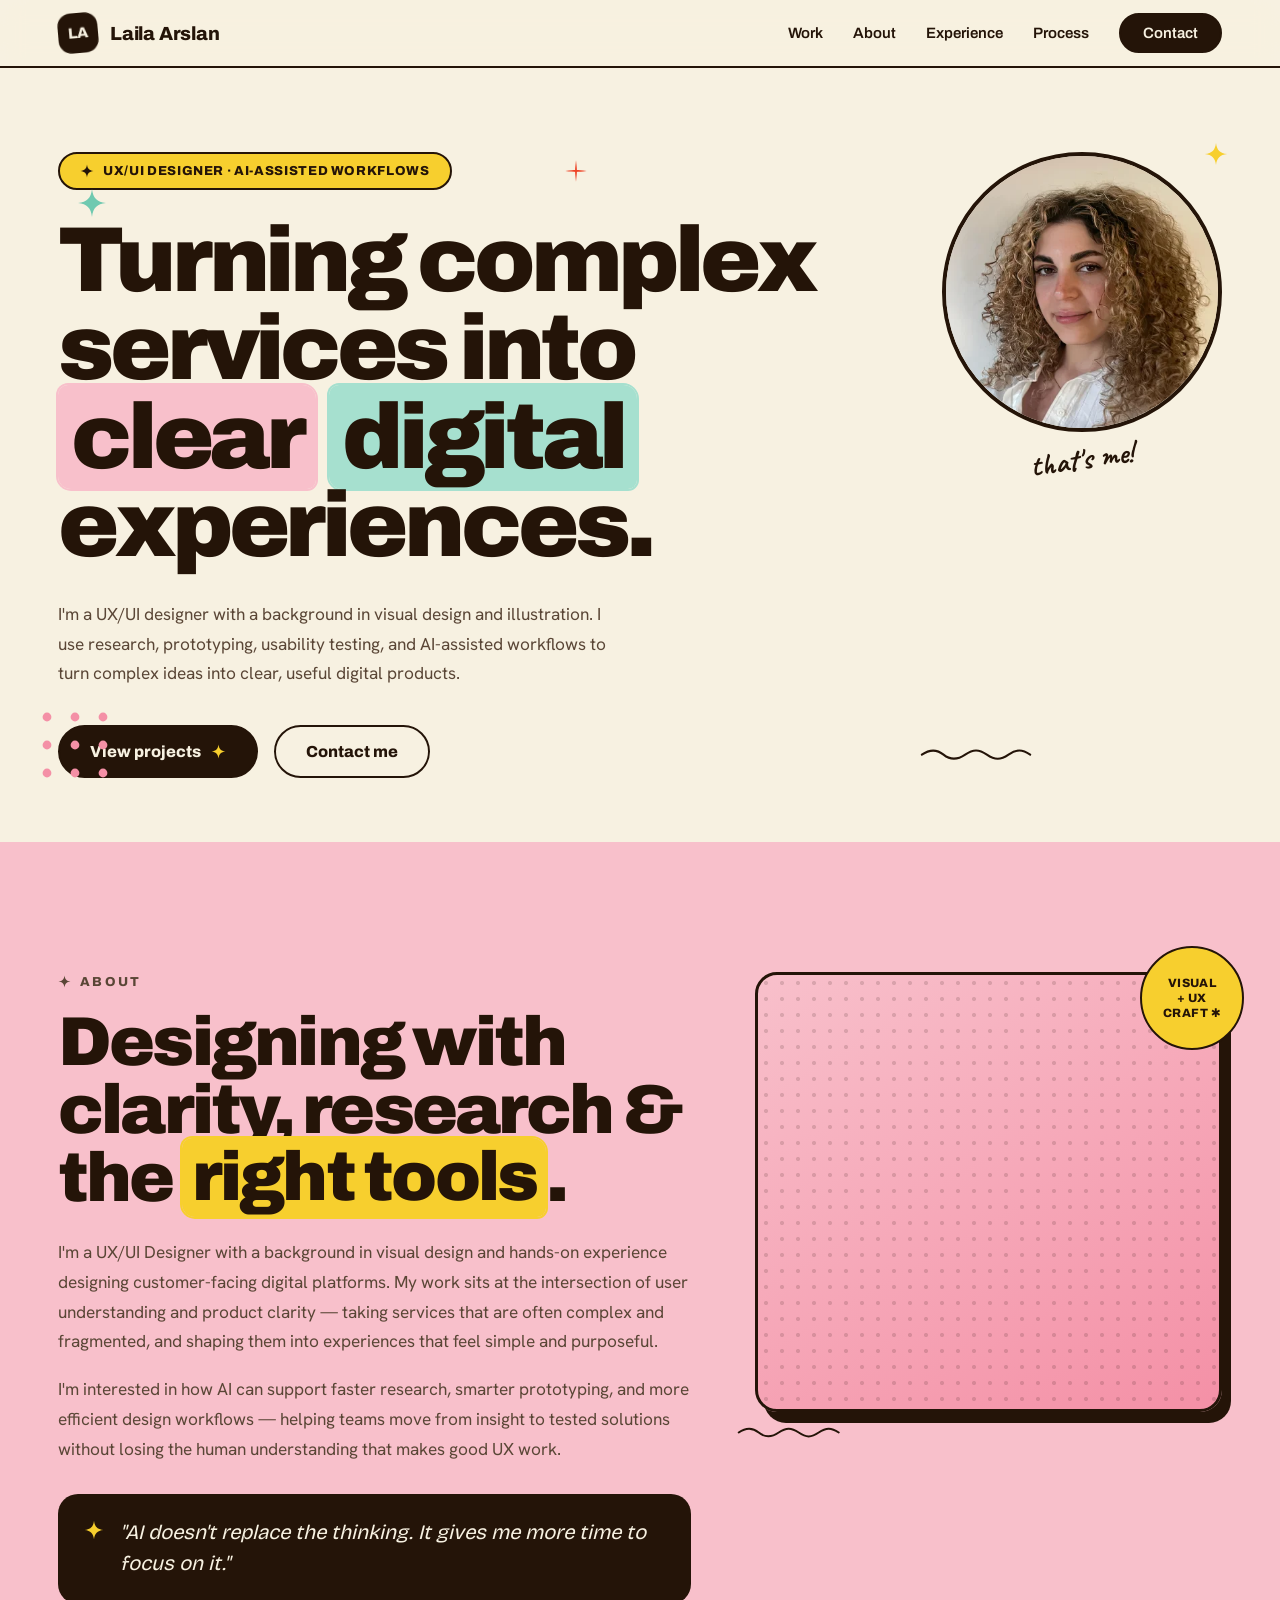
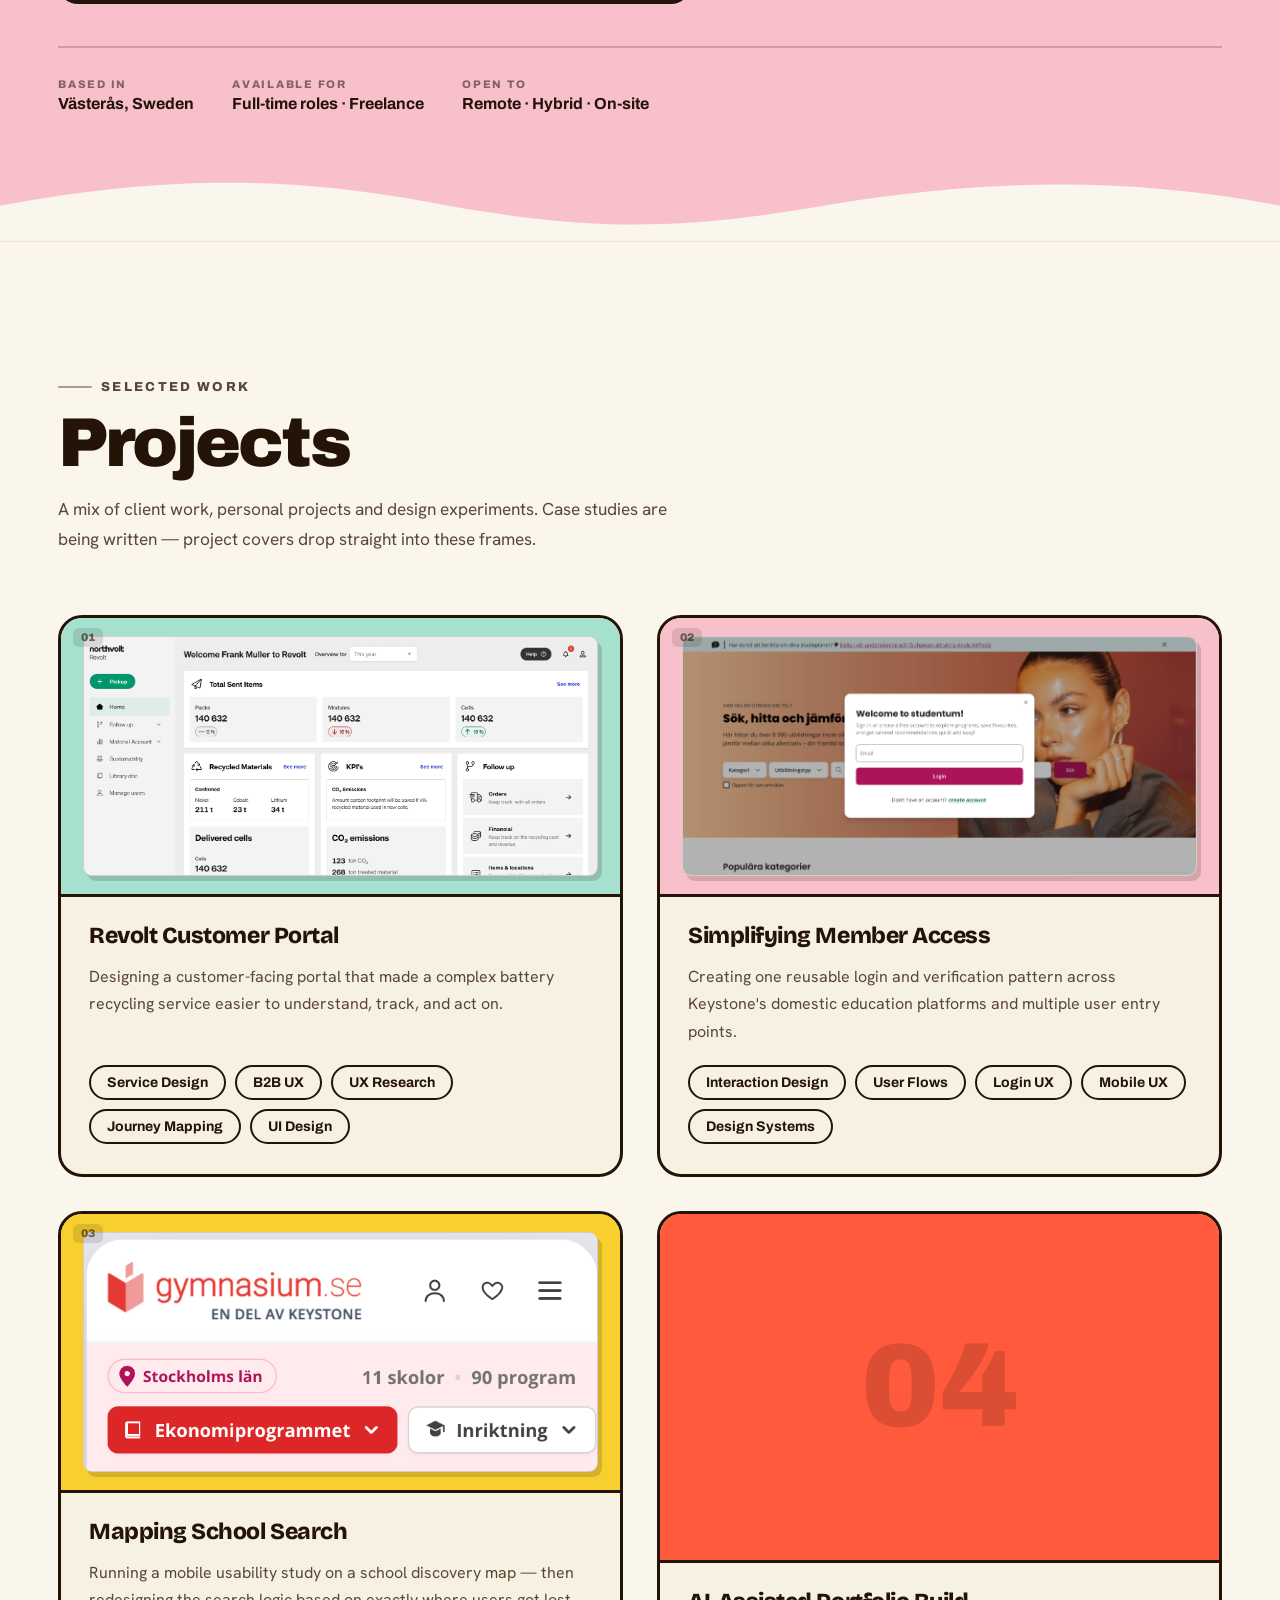
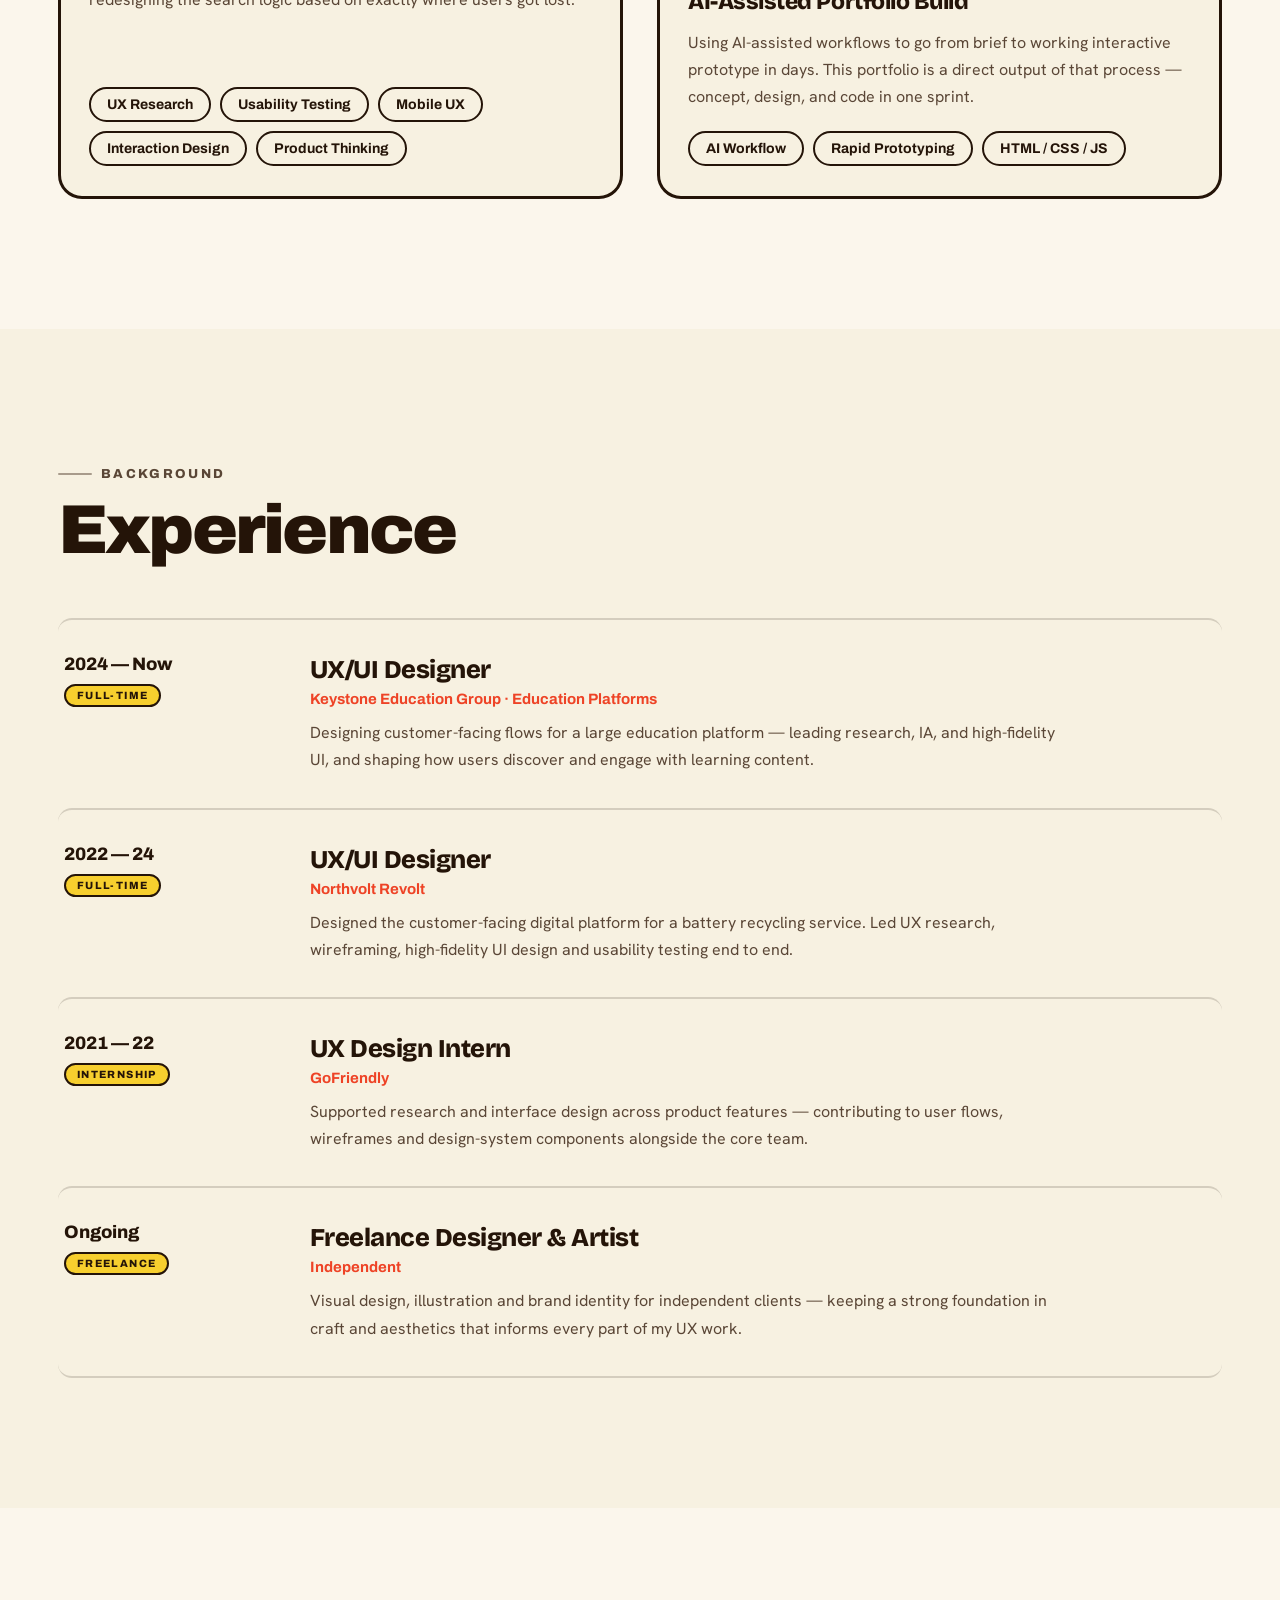
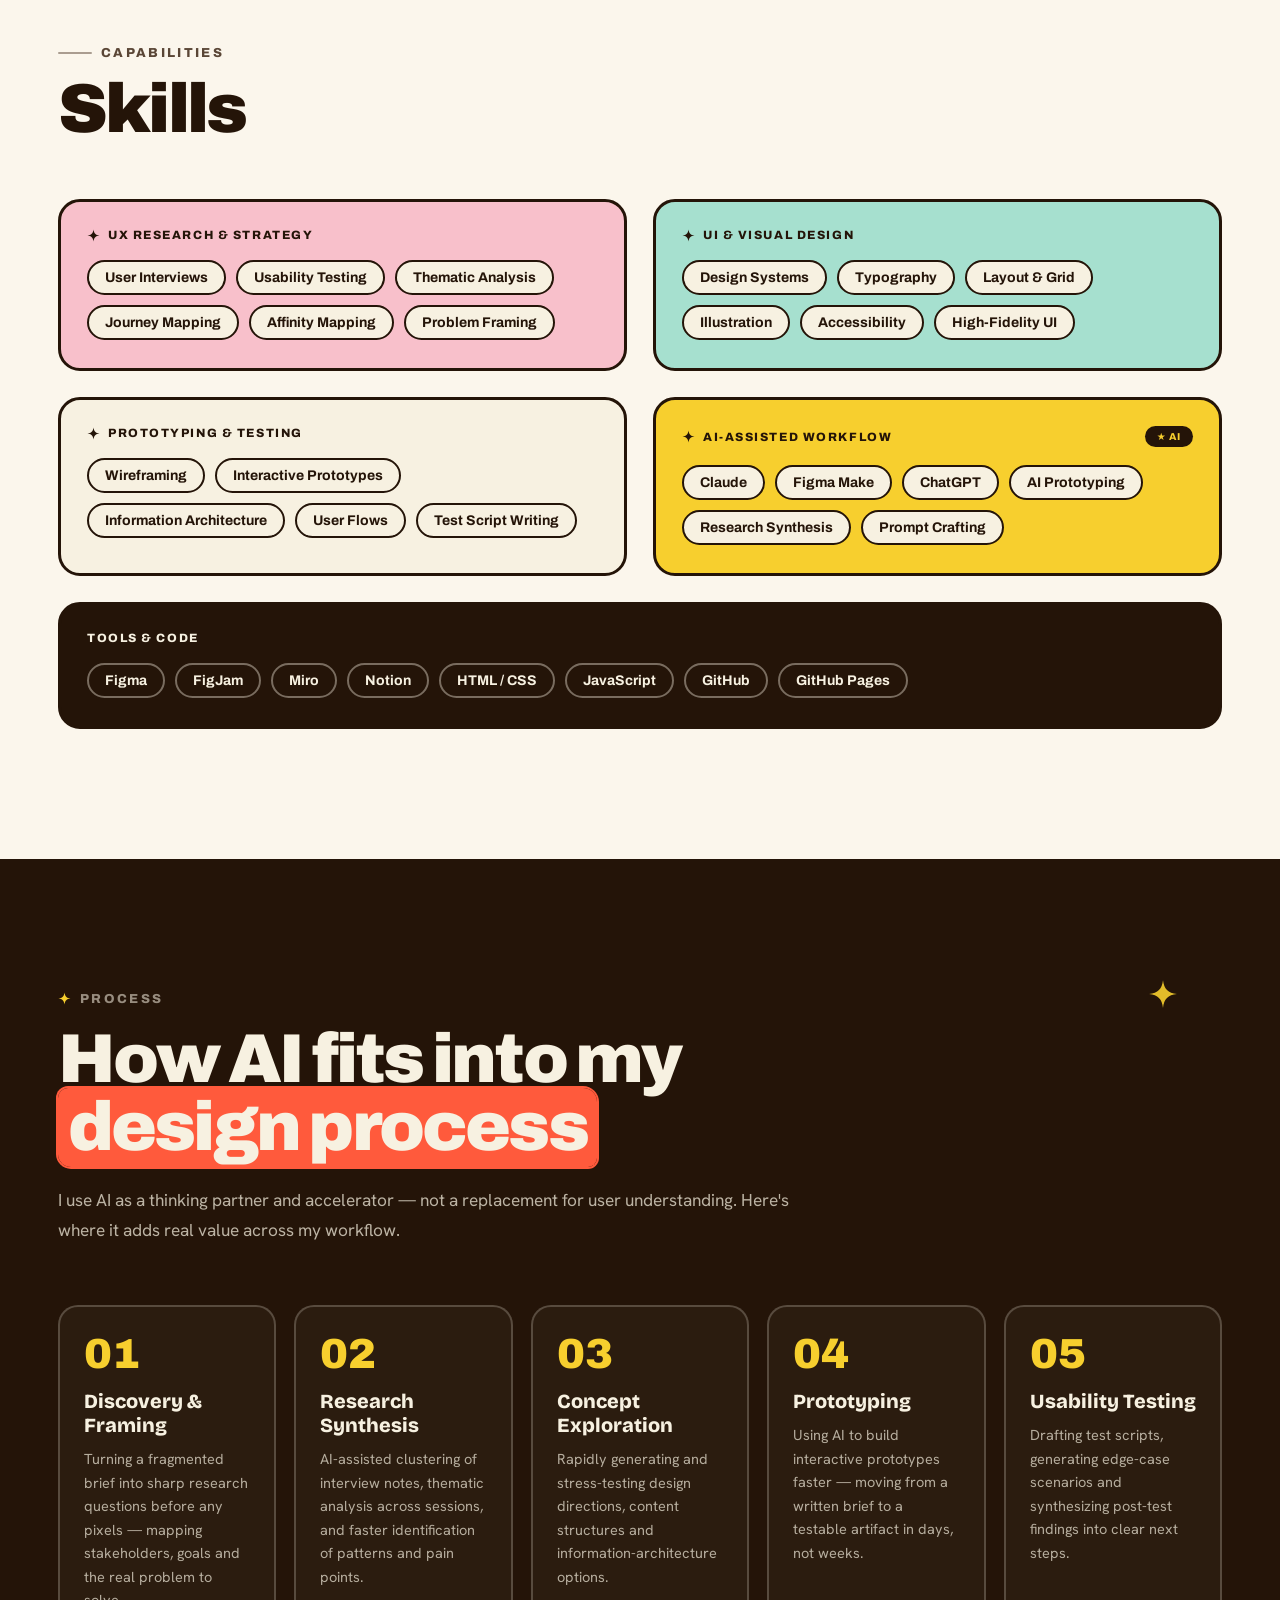
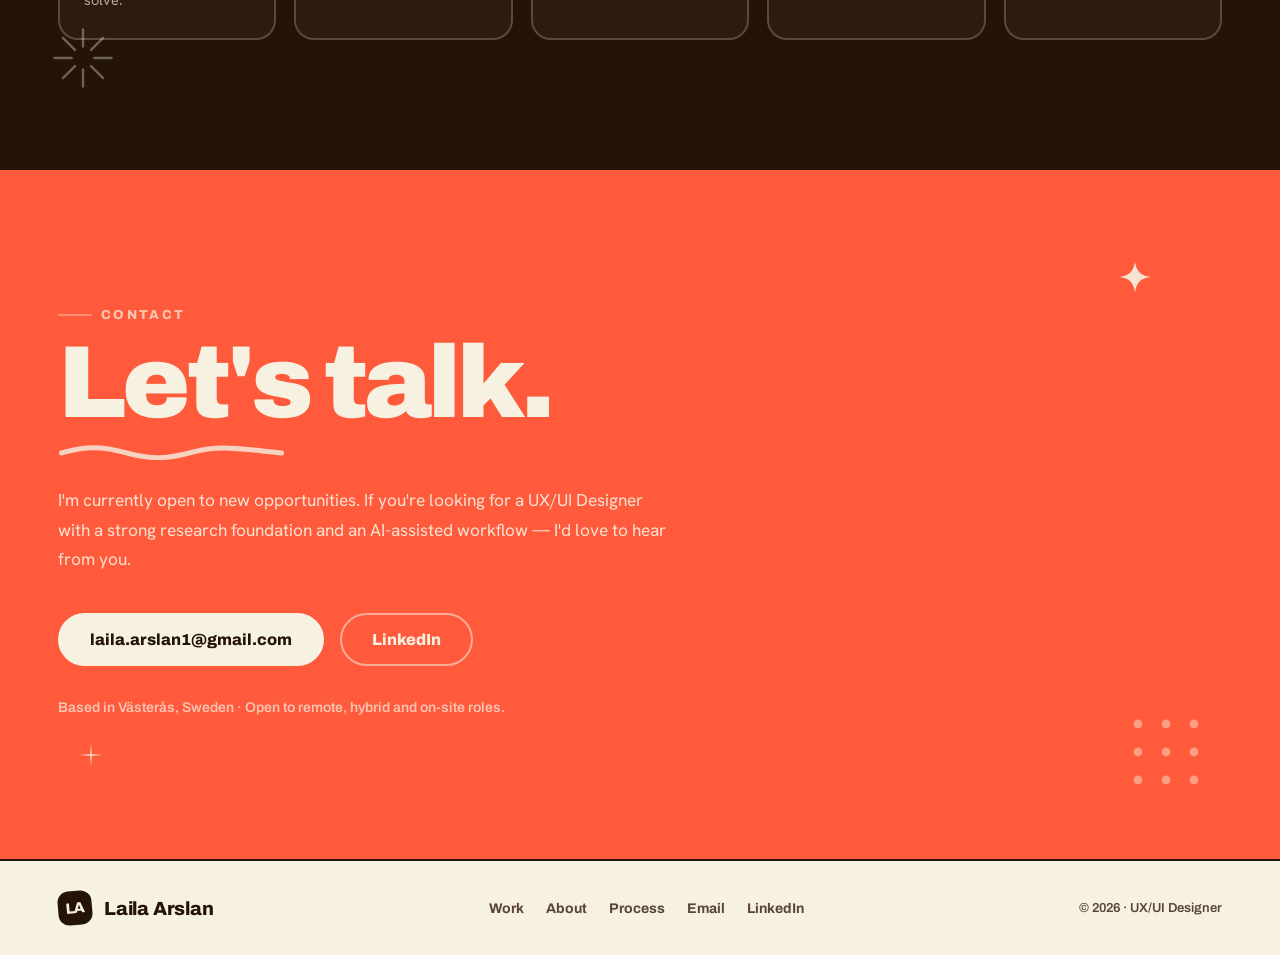
<file: index.html>
<!DOCTYPE html>
<html lang="en">
<head>
<meta charset="UTF-8"/>
<meta name="viewport" content="width=device-width, initial-scale=1.0"/>
<title>Laila Arslan — UX/UI Designer</title>
<meta name="description" content="Laila Arslan — UX/UI Designer with a visual-design and illustration background, turning complex services into clear digital experiences. AI-assisted workflows."/>

<!-- Favicon (inline SVG — the LA monogram) -->
<link rel="icon" href="data:image/svg+xml,%3Csvg xmlns='http://www.w3.org/2000/svg' viewBox='0 0 64 64'%3E%3Crect width='64' height='64' rx='16' fill='%23241408'/%3E%3Ctext x='32' y='43' font-family='Archivo,Arial,sans-serif' font-size='27' font-weight='800' fill='%23F7F1E1' text-anchor='middle'%3ELA%3C/text%3E%3C/svg%3E"/>

<!-- Open Graph / social share -->
<!-- NOTE: og:image should be an ABSOLUTE url for LinkedIn/Twitter to show the preview.
     After deploying, change the two image lines below to e.g.
     https://YOURUSERNAME.github.io/REPO/images/og-image.png -->
<meta property="og:type" content="website"/>
<meta property="og:title" content="Laila Arslan — UX/UI Designer"/>
<meta property="og:description" content="UX/UI Designer turning complex services into clear digital experiences, with an AI-assisted workflow."/>
<meta property="og:image" content="images/og-image.png"/>
<meta property="og:image:width" content="1200"/>
<meta property="og:image:height" content="630"/>
<meta name="twitter:card" content="summary_large_image"/>
<meta name="twitter:title" content="Laila Arslan — UX/UI Designer"/>
<meta name="twitter:description" content="UX/UI Designer turning complex services into clear digital experiences, with an AI-assisted workflow."/>
<meta name="twitter:image" content="images/og-image.png"/>

<link rel="preconnect" href="https://fonts.googleapis.com"/>
<link rel="preconnect" href="https://fonts.gstatic.com" crossorigin/>
<link href="https://fonts.googleapis.com/css2?family=Bricolage+Grotesque:opsz,wght@12..96,400..800&family=Archivo:wght@400;600;700;800;900&family=Hanken+Grotesk:wght@400;500;600;700&family=Caveat:wght@600;700&display=swap" rel="stylesheet"/>
<link rel="stylesheet" href="styles.css"/>
</head>
<body>

<!-- ============================ NAV ============================ -->
<nav class="site-nav">
  <div class="nav-inner">
    <a class="logo" href="#top">
      <span class="logo-mark">LA</span>
      <span>Laila Arslan</span>
    </a>
    <button class="nav-toggle" type="button" aria-label="Toggle menu" aria-expanded="false" aria-controls="nav-links">
      <span></span><span></span><span></span>
    </button>
    <div class="nav-links" id="nav-links">
      <a href="#work">Work</a>
      <a href="#about">About</a>
      <a href="#experience">Experience</a>
      <a href="#process">Process</a>
      <a href="#contact" class="nav-cta">Contact</a>
    </div>
  </div>
</nav>

<main>

<!-- ============================ HERO ============================ -->
<header class="hero" id="top">
  <svg class="doodle float-a" style="left:6%;top:120px" width="30" height="30" viewBox="0 0 40 40" fill="none" aria-hidden="true"><path d="M20 1.5c1.4 11.8 6.7 17.1 18.5 18.5C26.7 21.4 21.4 26.7 20 38.5 18.6 26.7 13.3 21.4 1.5 20 13.3 18.6 18.6 13.3 20 1.5Z" fill="var(--mint-deep)"/></svg>
  <svg class="doodle float-b" style="left:44%;top:90px" width="26" height="26" viewBox="0 0 28 28" fill="none" aria-hidden="true"><path d="M14 2.5C13.4 8 13 11 13 14s.4 6 1 11.5c.6-5.5 1-8.5 1-11.5s-.4-6-1-11.5Z" fill="var(--orange-deep)"/><path d="M2.5 14C8 13.4 11 13 14 13s6 .4 11.5 1C20 14.6 17 15 14 15s-6-.4-11.5-1Z" fill="var(--orange-deep)"/></svg>
  <svg class="doodle" style="left:3%;bottom:60px" width="74" height="74" viewBox="0 0 74 74" fill="var(--pink-deep)" aria-hidden="true"><circle cx="9" cy="9" r="4.4"/><circle cx="37" cy="9" r="4.4"/><circle cx="65" cy="9" r="4.4"/><circle cx="9" cy="37" r="4.4"/><circle cx="37" cy="37" r="4.4"/><circle cx="65" cy="37" r="4.4"/><circle cx="9" cy="65" r="4.4"/><circle cx="37" cy="65" r="4.4"/><circle cx="65" cy="65" r="4.4"/></svg>
  <svg class="doodle float-c" style="right:18%;bottom:80px" width="130" height="16" viewBox="0 0 210 22" fill="none" stroke="var(--ink)" stroke-width="3.4" stroke-linecap="round" aria-hidden="true"><path d="M3 12C16 3 27 3 38 12s22 9 35 0 22-9 35 0 22 9 35 0 22-9 35 0"/></svg>
  <div class="wrap">
    <div class="hero-grid">
      <div class="hero-main">
        <span class="badge"><svg width="14" height="14" viewBox="0 0 40 40" fill="none" aria-hidden="true"><path d="M20 1.5c1.4 11.8 6.7 17.1 18.5 18.5C26.7 21.4 21.4 26.7 20 38.5 18.6 26.7 13.3 21.4 1.5 20 13.3 18.6 18.6 13.3 20 1.5Z" fill="var(--ink)"/></svg><span class="badge-full">UX/UI Designer · AI-assisted workflows</span><span class="badge-short">UX/UI Designer · AI Workflows</span></span>
        <h1 class="h-hero">
          Turning complex services into
          <span class="mark mark-pink"><span>clear</span></span>
          <span class="mark mark-mint"><span>digital</span></span> experiences.
        </h1>
        <p class="lead" style="max-width:560px;margin-top:30px">
          I'm a UX/UI designer with a background in visual design and illustration. I use research, prototyping, usability testing, and AI-assisted workflows to turn complex ideas into clear, useful digital products.
        </p>
        <div class="hero-actions">
          <a class="btn btn-dark" href="#work">View projects <svg width="15" height="15" viewBox="0 0 40 40" fill="none" aria-hidden="true"><path d="M20 1.5c1.4 11.8 6.7 17.1 18.5 18.5C26.7 21.4 21.4 26.7 20 38.5 18.6 26.7 13.3 21.4 1.5 20 13.3 18.6 18.6 13.3 20 1.5Z" fill="var(--yellow)"/></svg></a>
          <a class="btn btn-outline" href="#contact">Contact me</a>
        </div>
      </div>
      <div class="hero-photo">
        <img class="photo-img" src="images/hero-portrait.webp" alt="Portrait of Laila Arslan"/>
        <span class="hand-note" style="position:absolute;left:50%;bottom:-42px;transform:translateX(-50%) rotate(-8deg);white-space:nowrap">that's me!</span>
        <svg class="doodle float-b" style="right:-6px;top:-10px" width="24" height="24" viewBox="0 0 40 40" fill="none" aria-hidden="true"><path d="M20 1.5c1.4 11.8 6.7 17.1 18.5 18.5C26.7 21.4 21.4 26.7 20 38.5 18.6 26.7 13.3 21.4 1.5 20 13.3 18.6 18.6 13.3 20 1.5Z" fill="var(--yellow)"/></svg>
      </div>
    </div>
  </div>
</header>

<!-- ========================== ABOUT ========================== -->
<section class="section about" id="about">
  <svg class="doodle float-a" style="right:8%;top:120px" width="26" height="26" viewBox="0 0 40 40" fill="none" aria-hidden="true"><path d="M20 1.5c1.4 11.8 6.7 17.1 18.5 18.5C26.7 21.4 21.4 26.7 20 38.5 18.6 26.7 13.3 21.4 1.5 20 13.3 18.6 18.6 13.3 20 1.5Z" fill="var(--ink)"/></svg>
  <div class="wrap">
    <div class="about-grid">
      <div class="reveal">
        <span class="kicker"><svg width="13" height="13" viewBox="0 0 40 40" fill="none" aria-hidden="true"><path d="M20 1.5c1.4 11.8 6.7 17.1 18.5 18.5C26.7 21.4 21.4 26.7 20 38.5 18.6 26.7 13.3 21.4 1.5 20 13.3 18.6 18.6 13.3 20 1.5Z" fill="var(--ink-soft)"/></svg> About</span>
        <h2 class="h-sec" style="margin-top:16px;max-width:16ch">
          Designing with clarity, research &amp; the
          <span class="mark"><span>right tools</span></span>.
        </h2>
        <p class="lead" style="margin-top:26px">
          I'm a UX/UI Designer with a background in visual design and hands-on experience
          designing customer-facing digital platforms. My work sits at the intersection of
          user understanding and product clarity — taking services that are often complex and
          fragmented, and shaping them into experiences that feel simple and purposeful.
        </p>
        <p class="lead" style="margin-top:18px">
          I'm interested in how AI can support faster research, smarter prototyping, and more
          efficient design workflows — helping teams move from insight to tested solutions
          without losing the human understanding that makes good UX work.
        </p>
        <div class="callout">
          <svg style="flex-shrink:0;margin-top:2px" width="20" height="20" viewBox="0 0 40 40" fill="none" aria-hidden="true"><path d="M20 1.5c1.4 11.8 6.7 17.1 18.5 18.5C26.7 21.4 21.4 26.7 20 38.5 18.6 26.7 13.3 21.4 1.5 20 13.3 18.6 18.6 13.3 20 1.5Z" fill="var(--yellow)"/></svg>
          <p>"AI doesn't replace the thinking. It gives me more time to focus on it."</p>
        </div>
      </div>
      <div class="about-portrait reveal reveal-d2">
        <!-- To use a real photo, replace this <div class="photo-ph"> with:
             <img class="photo-img" src="images/about.jpg" alt="Laila Arslan"/> -->
        <div class="photo-ph"></div>
        <div class="spin-badge spin-slow" style="position:absolute;width:104px;height:104px;right:-22px;top:-26px;z-index:4">
          <span class="sb-in">Visual<br/>+ UX<br/>craft ✱</span>
        </div>
        <svg class="doodle float-c" style="left:-18px;bottom:-28px" width="120" height="16" viewBox="0 0 210 22" fill="none" stroke="var(--ink)" stroke-width="3.4" stroke-linecap="round" aria-hidden="true"><path d="M3 12C16 3 27 3 38 12s22 9 35 0 22-9 35 0 22 9 35 0 22-9 35 0"/></svg>
      </div>
    </div>
    <div class="about-meta reveal">
      <div class="meta-item"><div class="meta-k">Based in</div><div class="meta-v">Västerås, Sweden</div></div>
      <div class="meta-item"><div class="meta-k">Available for</div><div class="meta-v">Full-time roles · Freelance</div></div>
      <div class="meta-item"><div class="meta-k">Open to</div><div class="meta-v">Remote · Hybrid · On-site</div></div>
    </div>
  </div>
</section>

<!-- ========================= PROJECTS ========================= -->
<section class="section projects" id="work">
  <svg class="wave-top" viewBox="0 0 1440 70" preserveAspectRatio="none" aria-hidden="true">
    <path d="M0 70 L0 34 C 180 4 320 4 480 30 C 660 60 760 60 940 32 C 1120 6 1280 6 1440 34 L1440 70 Z" fill="var(--cream-2)"/>
  </svg>
  <div class="wrap">
    <div class="reveal">
      <span class="kicker"><span class="eyebrow-line"></span> Selected work</span>
      <h2 class="h-sec" style="margin-top:16px">Projects</h2>
      <p class="lead" style="margin-top:18px;max-width:620px">
        A mix of client work, personal projects and design experiments. Case studies are being
        written — project covers drop straight into these frames.
      </p>
    </div>
    <div class="proj-grid">

      <!-- To add a cover image, place inside .proj-cover:
           <img class="photo-img" src="images/project-1.jpg" alt="..."/> -->
      <a class="proj reveal reveal-d1" href="Work/revolt-customer-portal.html" style="text-decoration:none;color:inherit">
        <div class="proj-cover cover-mint" style="aspect-ratio:2">
          <div style="position:absolute;inset:18px 22px;background:#f8f7f4;border:1.5px solid rgba(36,20,8,.18);border-radius:9px;overflow:hidden;box-shadow:4px 5px 0 rgba(36,20,8,.16)">
            <img class="photo-img" src="images/revolt-hero.png" alt="Revolt Customer Portal — dashboard showing battery recycling request tracking" style="object-position:top center"/>
          </div>
          <span class="proj-num" style="position:absolute;top:10px;left:12px;font-size:11px;line-height:1;background:rgba(36,20,8,.12);border-radius:6px;padding:4px 8px;color:rgba(36,20,8,.6);z-index:3">01</span>
        </div>
        <div class="proj-body">
          <h3 class="h-card">Revolt Customer Portal</h3>
          <p class="body">Designing a customer-facing portal that made a complex battery recycling service easier to understand, track, and act on.</p>
          <div class="proj-tags">
            <span class="chip">Service Design</span>
            <span class="chip">B2B UX</span>
            <span class="chip">UX Research</span>
            <span class="chip">Journey Mapping</span>
            <span class="chip">UI Design</span>
          </div>
        </div>
      </a>

      <a class="proj reveal reveal-d2" href="Work/member-access-login.html" style="text-decoration:none;color:inherit">
        <div class="proj-cover cover-pink" style="aspect-ratio:2">
          <div style="position:absolute;inset:18px 22px;background:#f8f7f4;border:1.5px solid rgba(36,20,8,.18);border-radius:9px;overflow:hidden;box-shadow:4px 5px 0 rgba(36,20,8,.16)">
            <img class="photo-img" src="images/ma-hero-modal.png" alt="Studentum.se with the member access login modal open" style="object-position:center"/>
          </div>
          <span class="proj-num" style="position:absolute;top:10px;left:12px;font-size:11px;line-height:1;background:rgba(36,20,8,.12);border-radius:6px;padding:4px 8px;color:rgba(36,20,8,.6);z-index:3">02</span>
        </div>
        <div class="proj-body">
          <h3 class="h-card">Simplifying Member Access</h3>
          <p class="body">Creating one reusable login and verification pattern across Keystone's domestic education platforms and multiple user entry points.</p>
          <div class="proj-tags">
            <span class="chip">Interaction Design</span>
            <span class="chip">User Flows</span>
            <span class="chip">Login UX</span>
            <span class="chip">Mobile UX</span>
            <span class="chip">Design Systems</span>
          </div>
        </div>
      </a>

      <a class="proj reveal reveal-d1" href="Work/map-search.html" style="text-decoration:none;color:inherit">
        <div class="proj-cover cover-yellow" style="aspect-ratio:2">
          <div style="position:absolute;inset:18px 22px;background:#f8f7f4;border:1.5px solid rgba(36,20,8,.18);border-radius:9px;overflow:hidden;box-shadow:4px 5px 0 rgba(36,20,8,.16)">
            <img class="photo-img" src="images/ms-hero.png" alt="Map search mobile prototype — gymnasium.se school discovery map screen" style="object-position:top center"/>
          </div>
          <span class="proj-num" style="position:absolute;top:10px;left:12px;font-size:11px;line-height:1;background:rgba(36,20,8,.12);border-radius:6px;padding:4px 8px;color:rgba(36,20,8,.6);z-index:3">03</span>
        </div>
        <div class="proj-body">
          <h3 class="h-card">Mapping School Search</h3>
          <p class="body">Running a mobile usability study on a school discovery map — then redesigning the search logic based on exactly where users got lost.</p>
          <div class="proj-tags">
            <span class="chip">UX Research</span>
            <span class="chip">Usability Testing</span>
            <span class="chip">Mobile UX</span>
            <span class="chip">Interaction Design</span>
            <span class="chip">Product Thinking</span>
          </div>
        </div>
      </a>

      <article class="proj reveal reveal-d2">
        <div class="proj-cover cover-orange">
          <span class="proj-num">04</span>
        </div>
        <div class="proj-body">
          <h3 class="h-card">AI-Assisted Portfolio Build</h3>
          <p class="body">Using AI-assisted workflows to go from brief to working interactive prototype in days. This portfolio is a direct output of that process — concept, design, and code in one sprint.</p>
          <div class="proj-tags">
            <span class="chip">AI Workflow</span>
            <span class="chip">Rapid Prototyping</span>
            <span class="chip">HTML / CSS / JS</span>
          </div>
        </div>
      </article>

    </div>
  </div>
</section>

<!-- ======================== EXPERIENCE ======================== -->
<section class="section experience" id="experience">
  <div class="wrap">
    <div class="reveal">
      <span class="kicker"><span class="eyebrow-line"></span> Background</span>
      <h2 class="h-sec" style="margin-top:16px">Experience</h2>
    </div>
    <div class="xp-list">

      <div class="xp reveal reveal-d1">
        <div>
          <div class="xp-period">2024 — Now</div>
          <span class="xp-type">Full-time</span>
        </div>
        <div>
          <h3 class="xp-role">UX/UI Designer</h3>
          <div class="xp-co">Keystone Education Group · Education Platforms</div>
          <p class="body" style="max-width:760px">Designing customer-facing flows for a large education platform — leading research, IA, and high-fidelity UI, and shaping how users discover and engage with learning content.</p>
        </div>
      </div>

      <div class="xp reveal reveal-d2">
        <div>
          <div class="xp-period">2022 — 24</div>
          <span class="xp-type">Full-time</span>
        </div>
        <div>
          <h3 class="xp-role">UX/UI Designer</h3>
          <div class="xp-co">Northvolt Revolt</div>
          <p class="body" style="max-width:760px">Designed the customer-facing digital platform for a battery recycling service. Led UX research, wireframing, high-fidelity UI design and usability testing end to end.</p>
        </div>
      </div>

      <div class="xp reveal reveal-d1">
        <div>
          <div class="xp-period">2021 — 22</div>
          <span class="xp-type">Internship</span>
        </div>
        <div>
          <h3 class="xp-role">UX Design Intern</h3>
          <div class="xp-co">GoFriendly</div>
          <p class="body" style="max-width:760px">Supported research and interface design across product features — contributing to user flows, wireframes and design-system components alongside the core team.</p>
        </div>
      </div>

      <div class="xp reveal reveal-d2">
        <div>
          <div class="xp-period">Ongoing</div>
          <span class="xp-type">Freelance</span>
        </div>
        <div>
          <h3 class="xp-role">Freelance Designer &amp; Artist</h3>
          <div class="xp-co">Independent</div>
          <p class="body" style="max-width:760px">Visual design, illustration and brand identity for independent clients — keeping a strong foundation in craft and aesthetics that informs every part of my UX work.</p>
        </div>
      </div>

    </div>
  </div>
</section>

<!-- ========================== SKILLS ========================== -->
<section class="section skills">
  <div class="wrap">
    <div class="reveal">
      <span class="kicker"><span class="eyebrow-line"></span> Capabilities</span>
      <h2 class="h-sec" style="margin-top:16px">Skills</h2>
    </div>
    <div class="skill-grid">

      <div class="skill pink reveal reveal-d1">
        <div class="skill-title" style="color:var(--ink)"><svg width="13" height="13" viewBox="0 0 40 40" fill="none" aria-hidden="true"><path d="M20 1.5c1.4 11.8 6.7 17.1 18.5 18.5C26.7 21.4 21.4 26.7 20 38.5 18.6 26.7 13.3 21.4 1.5 20 13.3 18.6 18.6 13.3 20 1.5Z" fill="var(--ink)"/></svg> UX Research &amp; Strategy</div>
        <div class="skill-chips">
          <span class="chip">User Interviews</span><span class="chip">Usability Testing</span><span class="chip">Thematic Analysis</span><span class="chip">Journey Mapping</span><span class="chip">Affinity Mapping</span><span class="chip">Problem Framing</span>
        </div>
      </div>

      <div class="skill mint reveal reveal-d2">
        <div class="skill-title" style="color:var(--ink)"><svg width="13" height="13" viewBox="0 0 40 40" fill="none" aria-hidden="true"><path d="M20 1.5c1.4 11.8 6.7 17.1 18.5 18.5C26.7 21.4 21.4 26.7 20 38.5 18.6 26.7 13.3 21.4 1.5 20 13.3 18.6 18.6 13.3 20 1.5Z" fill="var(--ink)"/></svg> UI &amp; Visual Design</div>
        <div class="skill-chips">
          <span class="chip">Design Systems</span><span class="chip">Typography</span><span class="chip">Layout &amp; Grid</span><span class="chip">Illustration</span><span class="chip">Accessibility</span><span class="chip">High-Fidelity UI</span>
        </div>
      </div>

      <div class="skill plain reveal reveal-d1">
        <div class="skill-title" style="color:var(--ink)"><svg width="13" height="13" viewBox="0 0 40 40" fill="none" aria-hidden="true"><path d="M20 1.5c1.4 11.8 6.7 17.1 18.5 18.5C26.7 21.4 21.4 26.7 20 38.5 18.6 26.7 13.3 21.4 1.5 20 13.3 18.6 18.6 13.3 20 1.5Z" fill="var(--ink)"/></svg> Prototyping &amp; Testing</div>
        <div class="skill-chips">
          <span class="chip">Wireframing</span><span class="chip">Interactive Prototypes</span><span class="chip">Information Architecture</span><span class="chip">User Flows</span><span class="chip">Test Script Writing</span>
        </div>
      </div>

      <div class="skill yellow reveal reveal-d2">
        <div class="skill-title" style="color:var(--ink)"><svg width="13" height="13" viewBox="0 0 40 40" fill="none" aria-hidden="true"><path d="M20 1.5c1.4 11.8 6.7 17.1 18.5 18.5C26.7 21.4 21.4 26.7 20 38.5 18.6 26.7 13.3 21.4 1.5 20 13.3 18.6 18.6 13.3 20 1.5Z" fill="var(--ink)"/></svg> AI-Assisted Workflow <span class="badge-new">★ AI</span></div>
        <div class="skill-chips">
          <span class="chip">Claude</span><span class="chip">Figma Make</span><span class="chip">ChatGPT</span><span class="chip">AI Prototyping</span><span class="chip">Research Synthesis</span><span class="chip">Prompt Crafting</span>
        </div>
      </div>

      <div class="skill dark wide reveal">
        <div class="skill-title">Tools &amp; Code</div>
        <div class="skill-chips">
          <span class="chip">Figma</span><span class="chip">FigJam</span><span class="chip">Miro</span><span class="chip">Notion</span><span class="chip">HTML / CSS</span><span class="chip">JavaScript</span><span class="chip">GitHub</span><span class="chip">GitHub Pages</span>
        </div>
      </div>

    </div>
  </div>
</section>

<!-- ========================= PROCESS ========================= -->
<section class="section process" id="process">
  <svg class="wave-top" viewBox="0 0 1440 70" preserveAspectRatio="none" aria-hidden="true">
    <path d="M0 70 L0 36 C 200 6 340 6 520 32 C 690 56 800 56 980 30 C 1150 6 1290 6 1440 36 L1440 70 Z" fill="var(--ink)"/>
  </svg>
  <svg class="doodle float-a" style="right:8%;top:120px;opacity:.9" width="30" height="30" viewBox="0 0 40 40" fill="none" aria-hidden="true"><path d="M20 1.5c1.4 11.8 6.7 17.1 18.5 18.5C26.7 21.4 21.4 26.7 20 38.5 18.6 26.7 13.3 21.4 1.5 20 13.3 18.6 18.6 13.3 20 1.5Z" fill="var(--yellow)"/></svg>
  <svg class="doodle float-c" style="left:4%;bottom:80px" width="64" height="64" viewBox="0 0 90 90" fill="none" stroke="rgba(247,241,225,.35)" stroke-width="3.4" stroke-linecap="round" aria-hidden="true"><line x1="61" y1="45" x2="85" y2="45"/><line x1="56.31" y1="56.31" x2="73.28" y2="73.28"/><line x1="45" y1="61" x2="45" y2="85"/><line x1="33.69" y1="56.31" x2="16.72" y2="73.28"/><line x1="29" y1="45" x2="5" y2="45"/><line x1="33.69" y1="33.69" x2="16.72" y2="16.72"/><line x1="45" y1="29" x2="45" y2="5"/><line x1="56.31" y1="33.69" x2="73.28" y2="16.72"/></svg>
  <div class="wrap">
    <div class="reveal" style="max-width:760px">
      <span class="kicker"><svg width="13" height="13" viewBox="0 0 40 40" fill="none" aria-hidden="true"><path d="M20 1.5c1.4 11.8 6.7 17.1 18.5 18.5C26.7 21.4 21.4 26.7 20 38.5 18.6 26.7 13.3 21.4 1.5 20 13.3 18.6 18.6 13.3 20 1.5Z" fill="var(--yellow)"/></svg> Process</span>
      <h2 class="h-sec" style="margin-top:16px">
        How AI fits into my
        <span class="mark mark-orange"><span>design process</span></span>
      </h2>
      <p class="lead" style="margin-top:24px">
        I use AI as a thinking partner and accelerator — not a replacement for user
        understanding. Here's where it adds real value across my workflow.
      </p>
    </div>
    <div class="step-grid">
      <div class="step reveal reveal-d1">
        <div class="step-num">01</div>
        <h3>Discovery &amp; Framing</h3>
        <p>Turning a fragmented brief into sharp research questions before any pixels — mapping stakeholders, goals and the real problem to solve.</p>
      </div>
      <div class="step reveal reveal-d2">
        <div class="step-num">02</div>
        <h3>Research Synthesis</h3>
        <p>AI-assisted clustering of interview notes, thematic analysis across sessions, and faster identification of patterns and pain points.</p>
      </div>
      <div class="step reveal reveal-d3">
        <div class="step-num">03</div>
        <h3>Concept Exploration</h3>
        <p>Rapidly generating and stress-testing design directions, content structures and information-architecture options.</p>
      </div>
      <div class="step reveal reveal-d4">
        <div class="step-num">04</div>
        <h3>Prototyping</h3>
        <p>Using AI to build interactive prototypes faster — moving from a written brief to a testable artifact in days, not weeks.</p>
      </div>
      <div class="step reveal reveal-d1">
        <div class="step-num">05</div>
        <h3>Usability Testing</h3>
        <p>Drafting test scripts, generating edge-case scenarios and synthesizing post-test findings into clear next steps.</p>
      </div>
    </div>
  </div>
</section>

<!-- ========================= CONTACT ========================= -->
<section class="section contact" id="contact">
  <svg class="wave-top" viewBox="0 0 1440 70" preserveAspectRatio="none" aria-hidden="true">
    <path d="M0 70 L0 36 C 200 6 340 6 520 32 C 690 56 800 56 980 30 C 1150 6 1290 6 1440 36 L1440 70 Z" fill="var(--orange)"/>
  </svg>
  <svg class="doodle float-a" style="right:10%;top:90px" width="34" height="34" viewBox="0 0 40 40" fill="none" aria-hidden="true"><path d="M20 1.5c1.4 11.8 6.7 17.1 18.5 18.5C26.7 21.4 21.4 26.7 20 38.5 18.6 26.7 13.3 21.4 1.5 20 13.3 18.6 18.6 13.3 20 1.5Z" fill="rgba(247,241,225,.9)"/></svg>
  <svg class="doodle float-b" style="left:6%;bottom:90px" width="28" height="28" viewBox="0 0 28 28" fill="none" aria-hidden="true"><path d="M14 2.5C13.4 8 13 11 13 14s.4 6 1 11.5c.6-5.5 1-8.5 1-11.5s-.4-6-1-11.5Z" fill="rgba(247,241,225,.6)"/><path d="M2.5 14C8 13.4 11 13 14 13s6 .4 11.5 1C20 14.6 17 15 14 15s-6-.4-11.5-1Z" fill="rgba(247,241,225,.6)"/></svg>
  <svg class="doodle" style="right:6%;bottom:70px" width="74" height="74" viewBox="0 0 74 74" fill="rgba(247,241,225,.45)" aria-hidden="true"><circle cx="9" cy="9" r="4.4"/><circle cx="37" cy="9" r="4.4"/><circle cx="65" cy="9" r="4.4"/><circle cx="9" cy="37" r="4.4"/><circle cx="37" cy="37" r="4.4"/><circle cx="65" cy="37" r="4.4"/><circle cx="9" cy="65" r="4.4"/><circle cx="37" cy="65" r="4.4"/><circle cx="65" cy="65" r="4.4"/></svg>
  <div class="wrap">
    <div class="reveal" style="position:relative;z-index:2">
      <span class="kicker"><span class="eyebrow-line"></span> Contact</span>
      <h2>Let's talk.</h2>
      <div style="position:relative;width:230px;height:16px;margin:14px 0 0">
        <svg width="230" height="16" viewBox="0 0 320 16" preserveAspectRatio="none" fill="none" stroke="rgba(247,241,225,.8)" stroke-width="5" stroke-linecap="round" aria-hidden="true"><path d="M4 9C40 2 60 2 96 9s56 6 92-1 56-4 124 1"/></svg>
      </div>
      <p class="lead">
        I'm currently open to new opportunities. If you're looking for a UX/UI Designer with a
        strong research foundation and an AI-assisted workflow — I'd love to hear from you.
      </p>
      <div class="contact-actions">
        <a class="btn btn-light" href="mailto:laila.arslan1@gmail.com">laila.arslan1@gmail.com</a>
        <a class="btn btn-ghost-light" href="#">LinkedIn</a>
      </div>
      <p class="contact-foot">Based in Västerås, Sweden · Open to remote, hybrid and on-site roles.</p>
    </div>
  </div>
</section>

</main>

<!-- ========================== FOOTER ========================== -->
<footer class="footer">
  <div class="footer-inner">
    <a class="logo" href="#top"><span class="logo-mark">LA</span><span>Laila Arslan</span></a>
    <div class="footer-links">
      <a href="#work">Work</a><a href="#about">About</a><a href="#process">Process</a>
      <a href="mailto:laila.arslan1@gmail.com">Email</a><a href="#">LinkedIn</a>
    </div>
    <div class="footer-copy">© 2026 · UX/UI Designer</div>
  </div>
</footer>

<script src="script.js"></script>
</body>
</html>
</file>
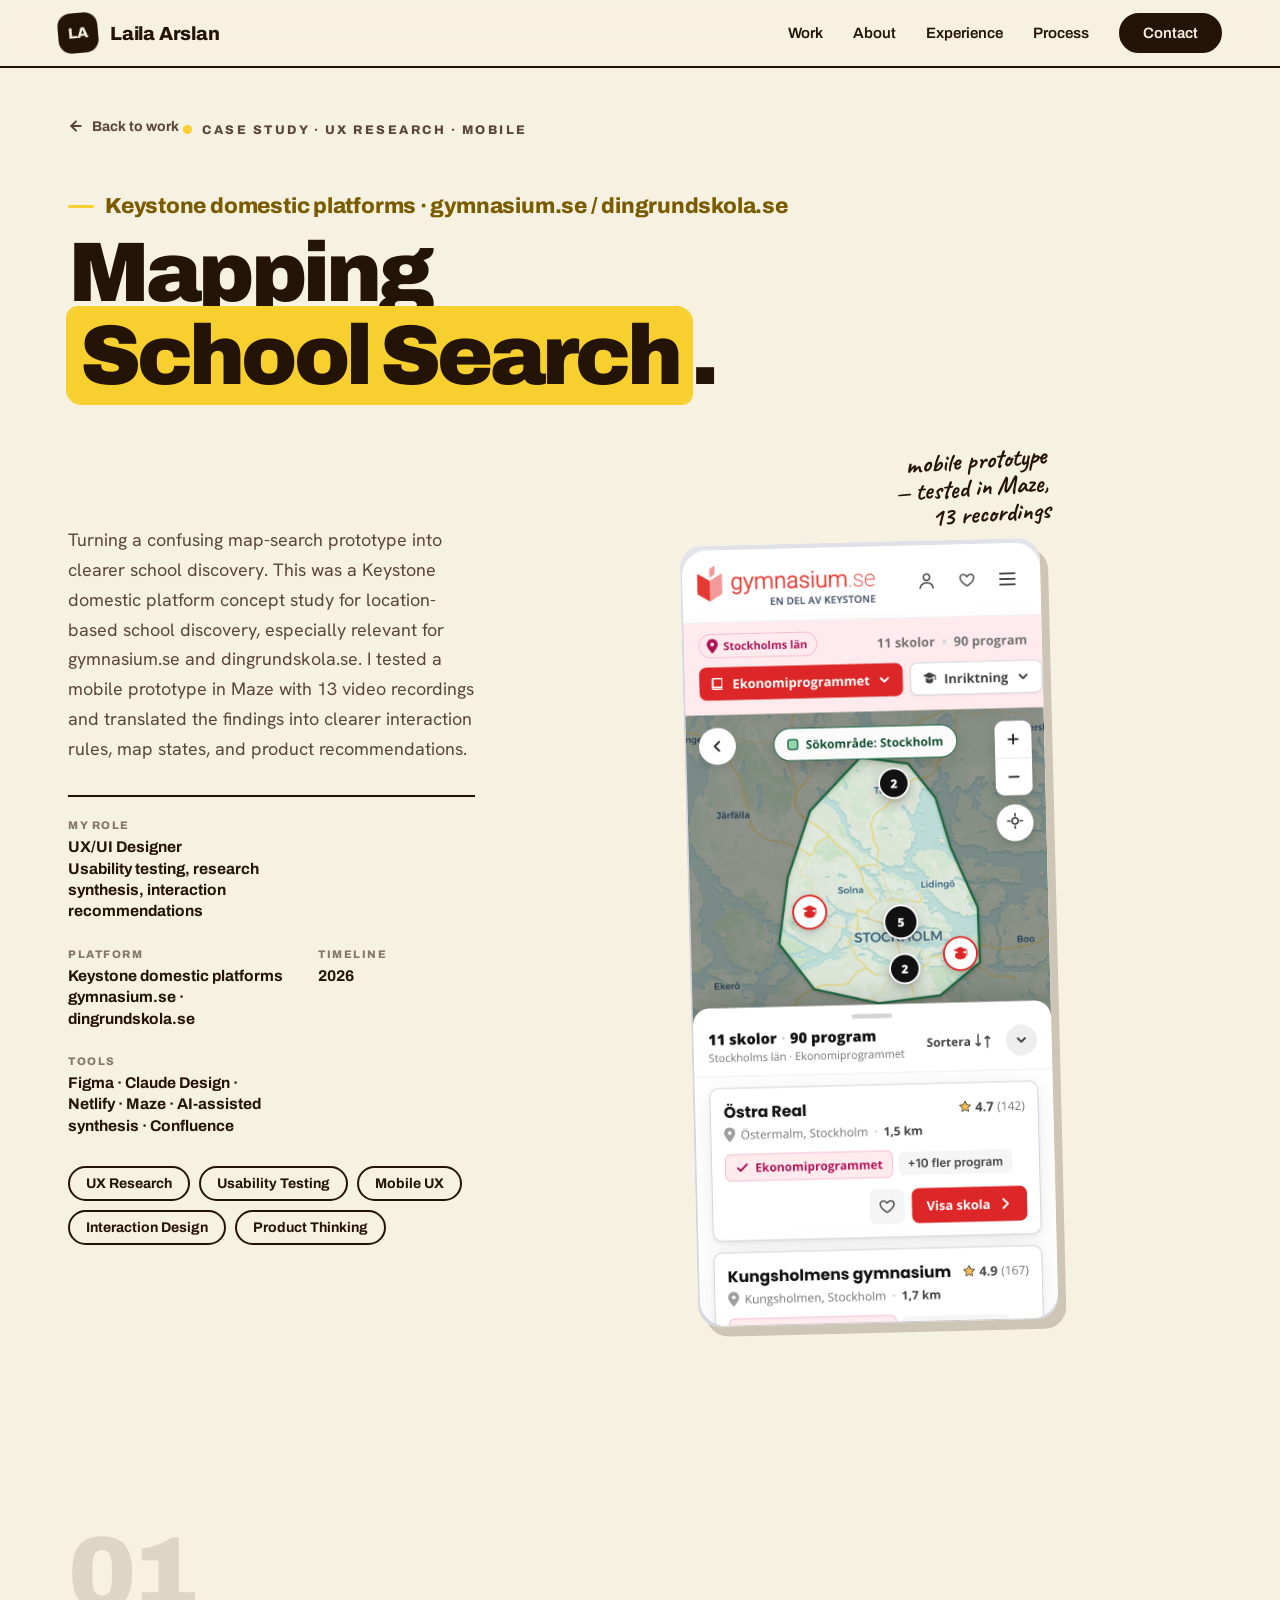
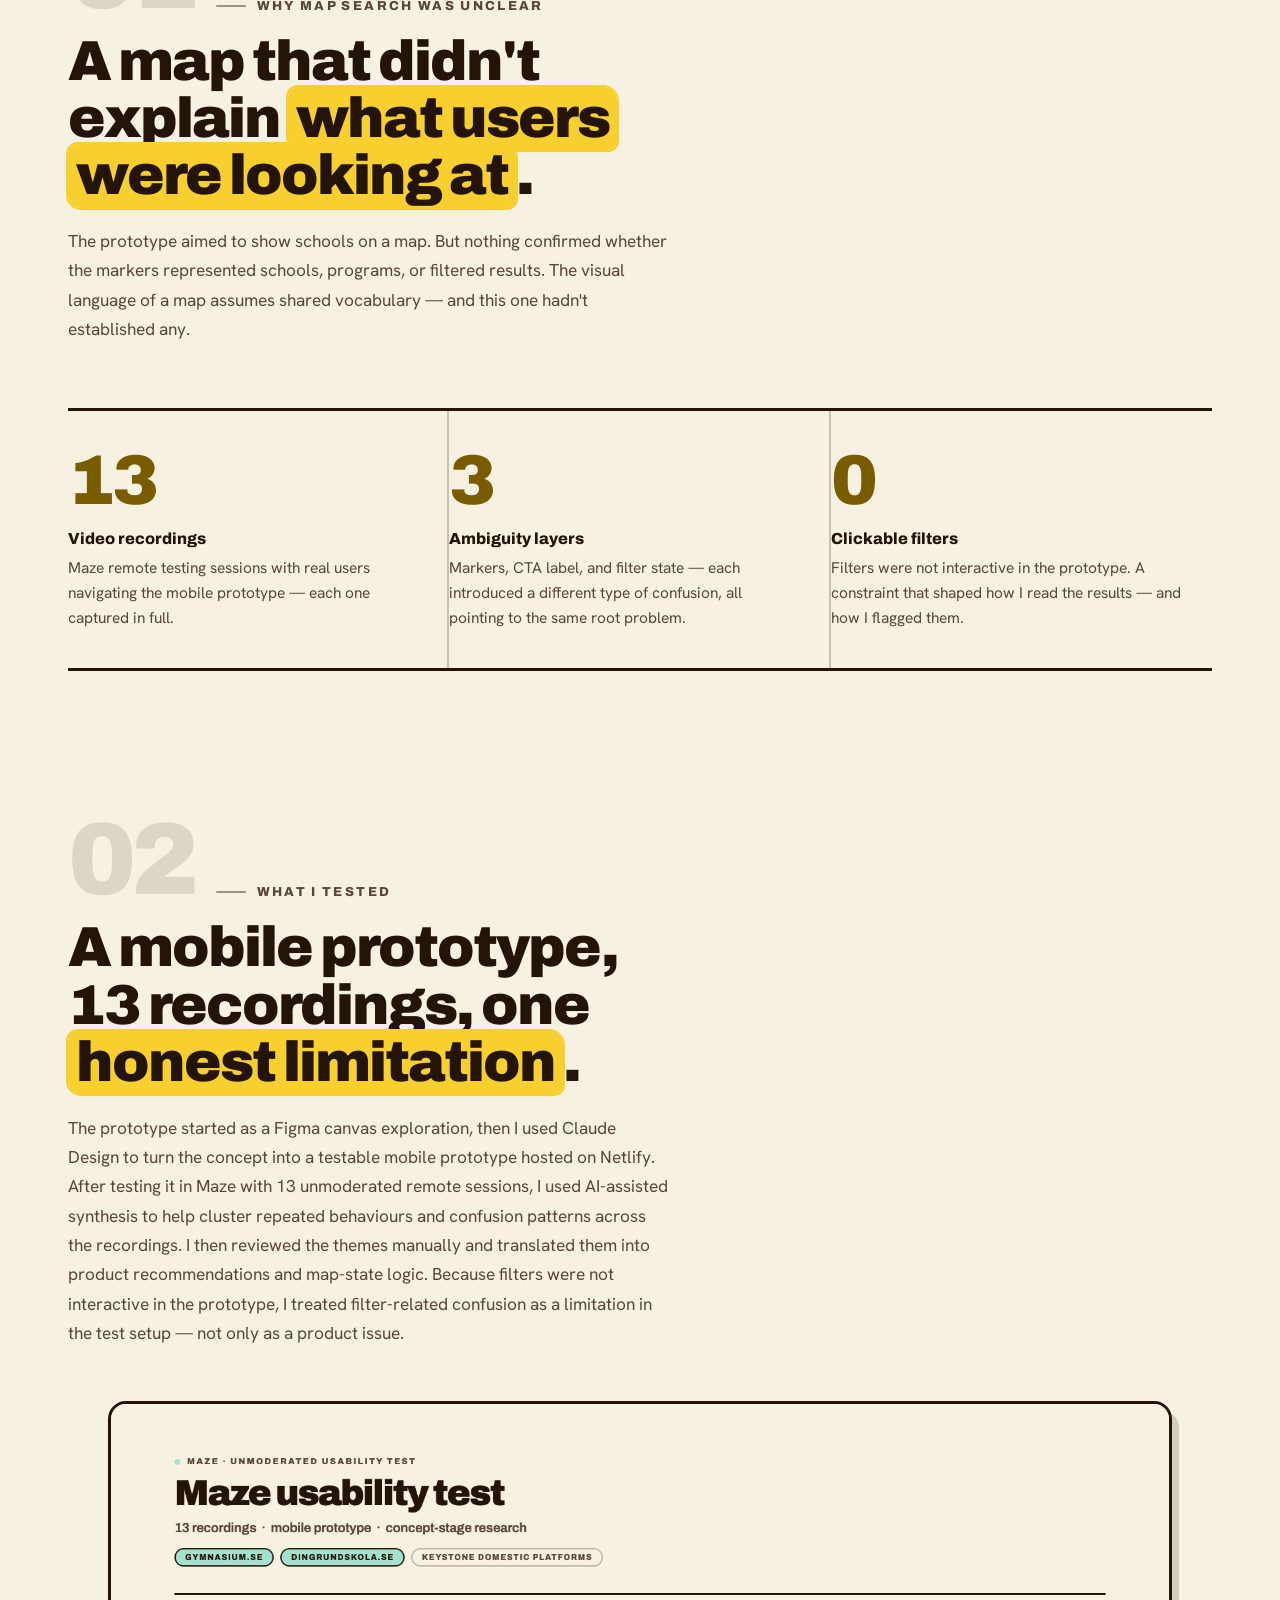
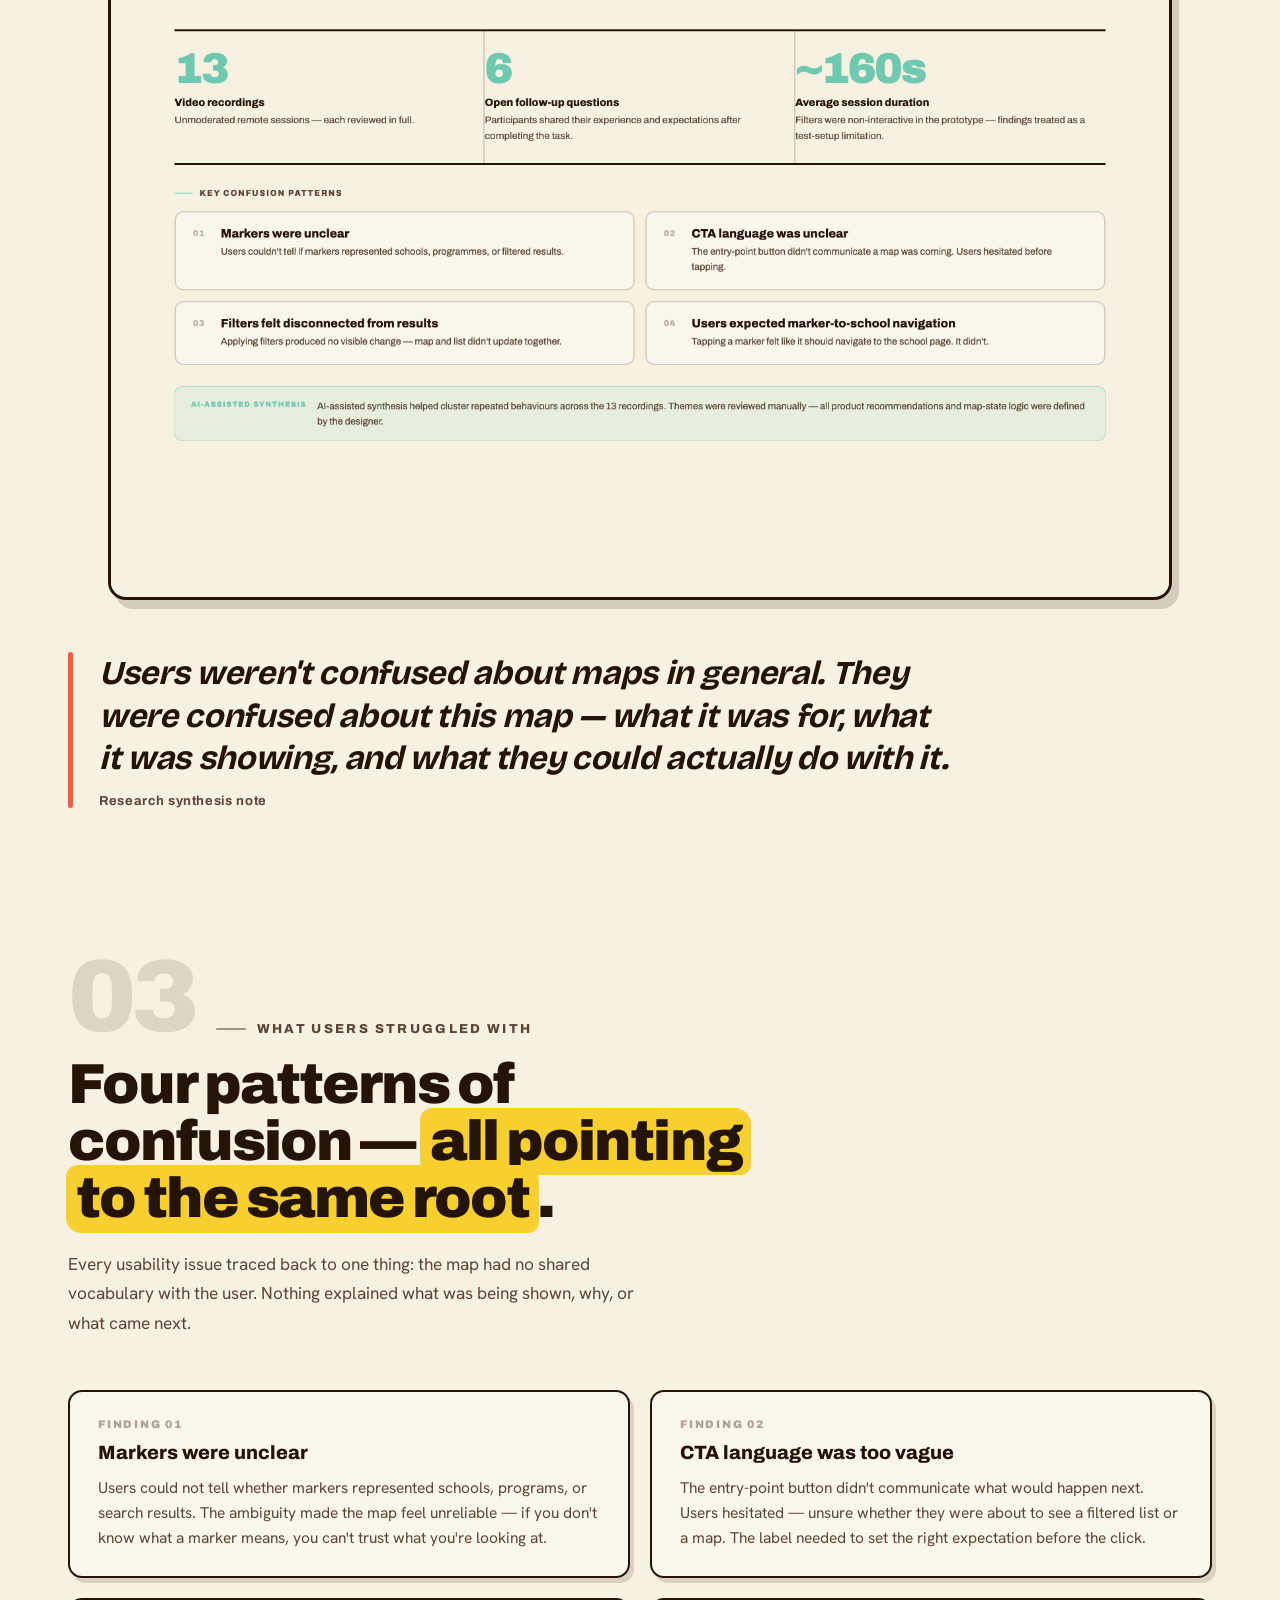
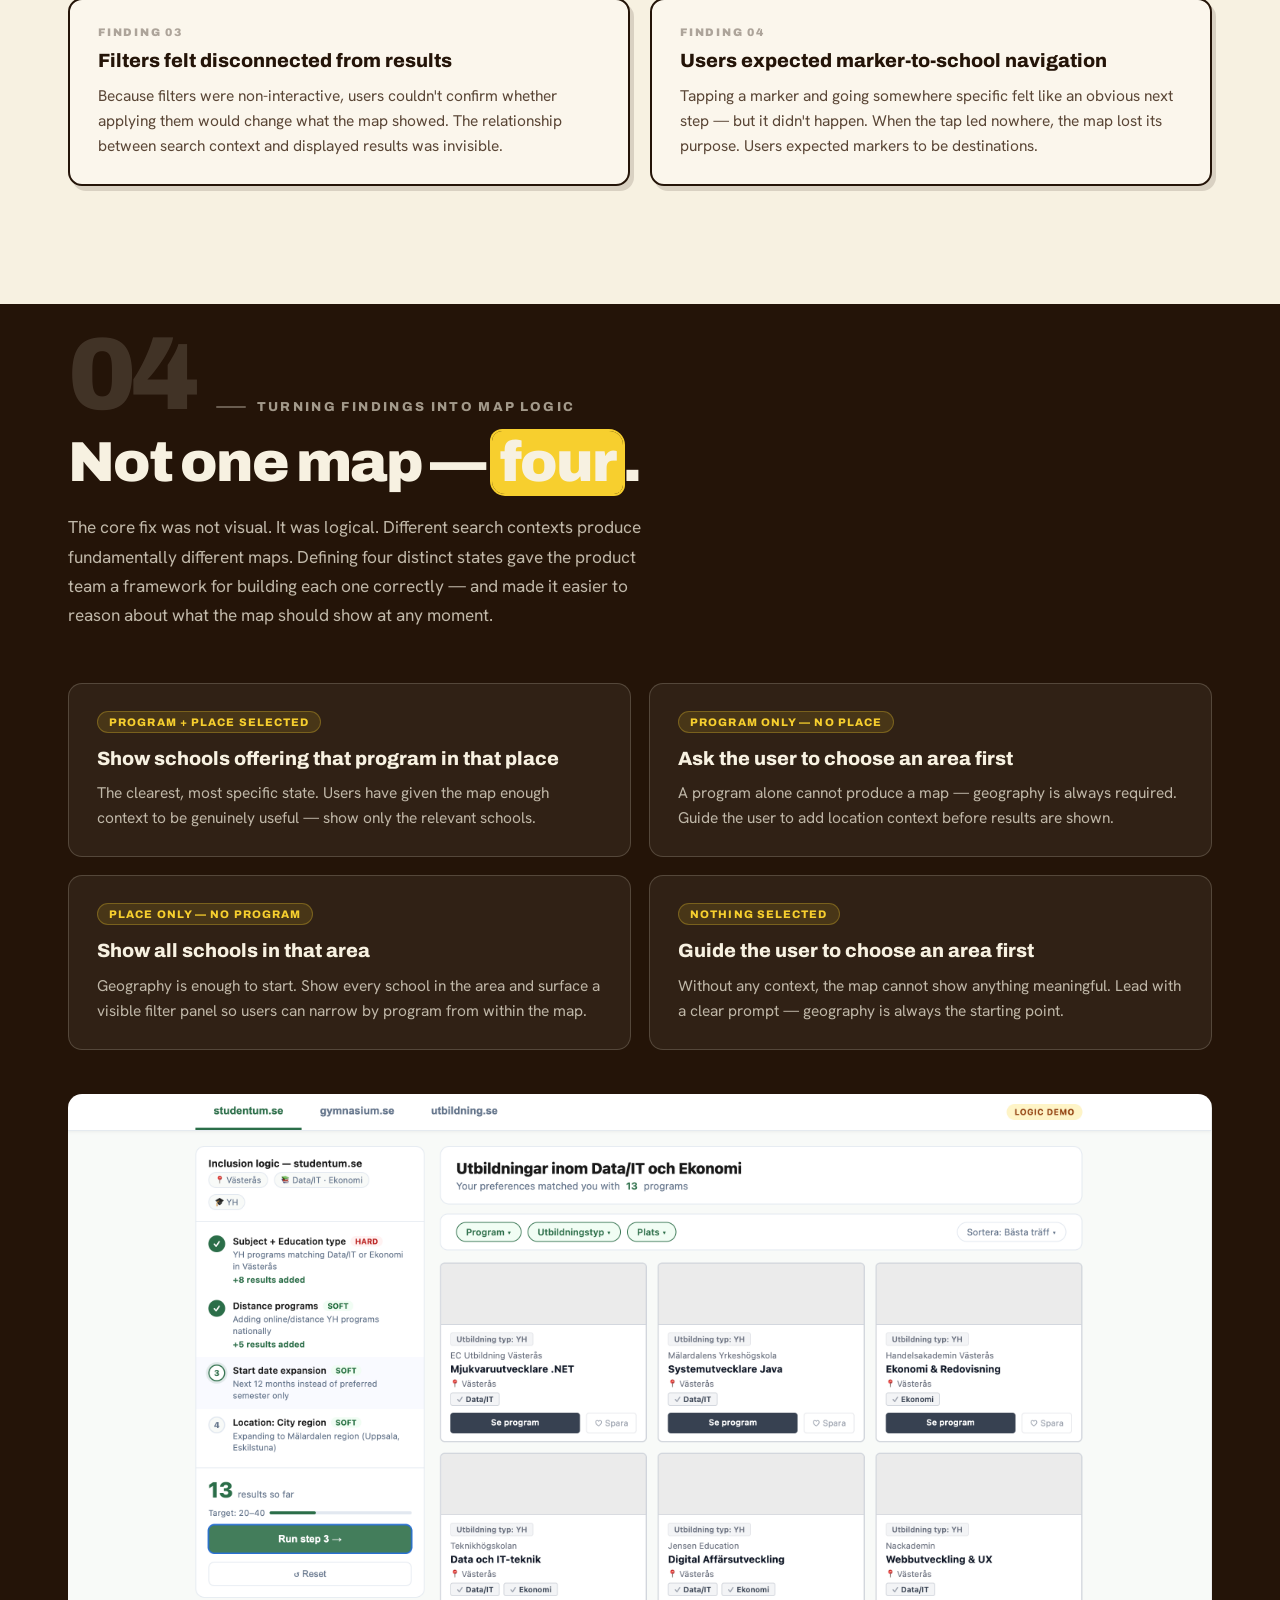
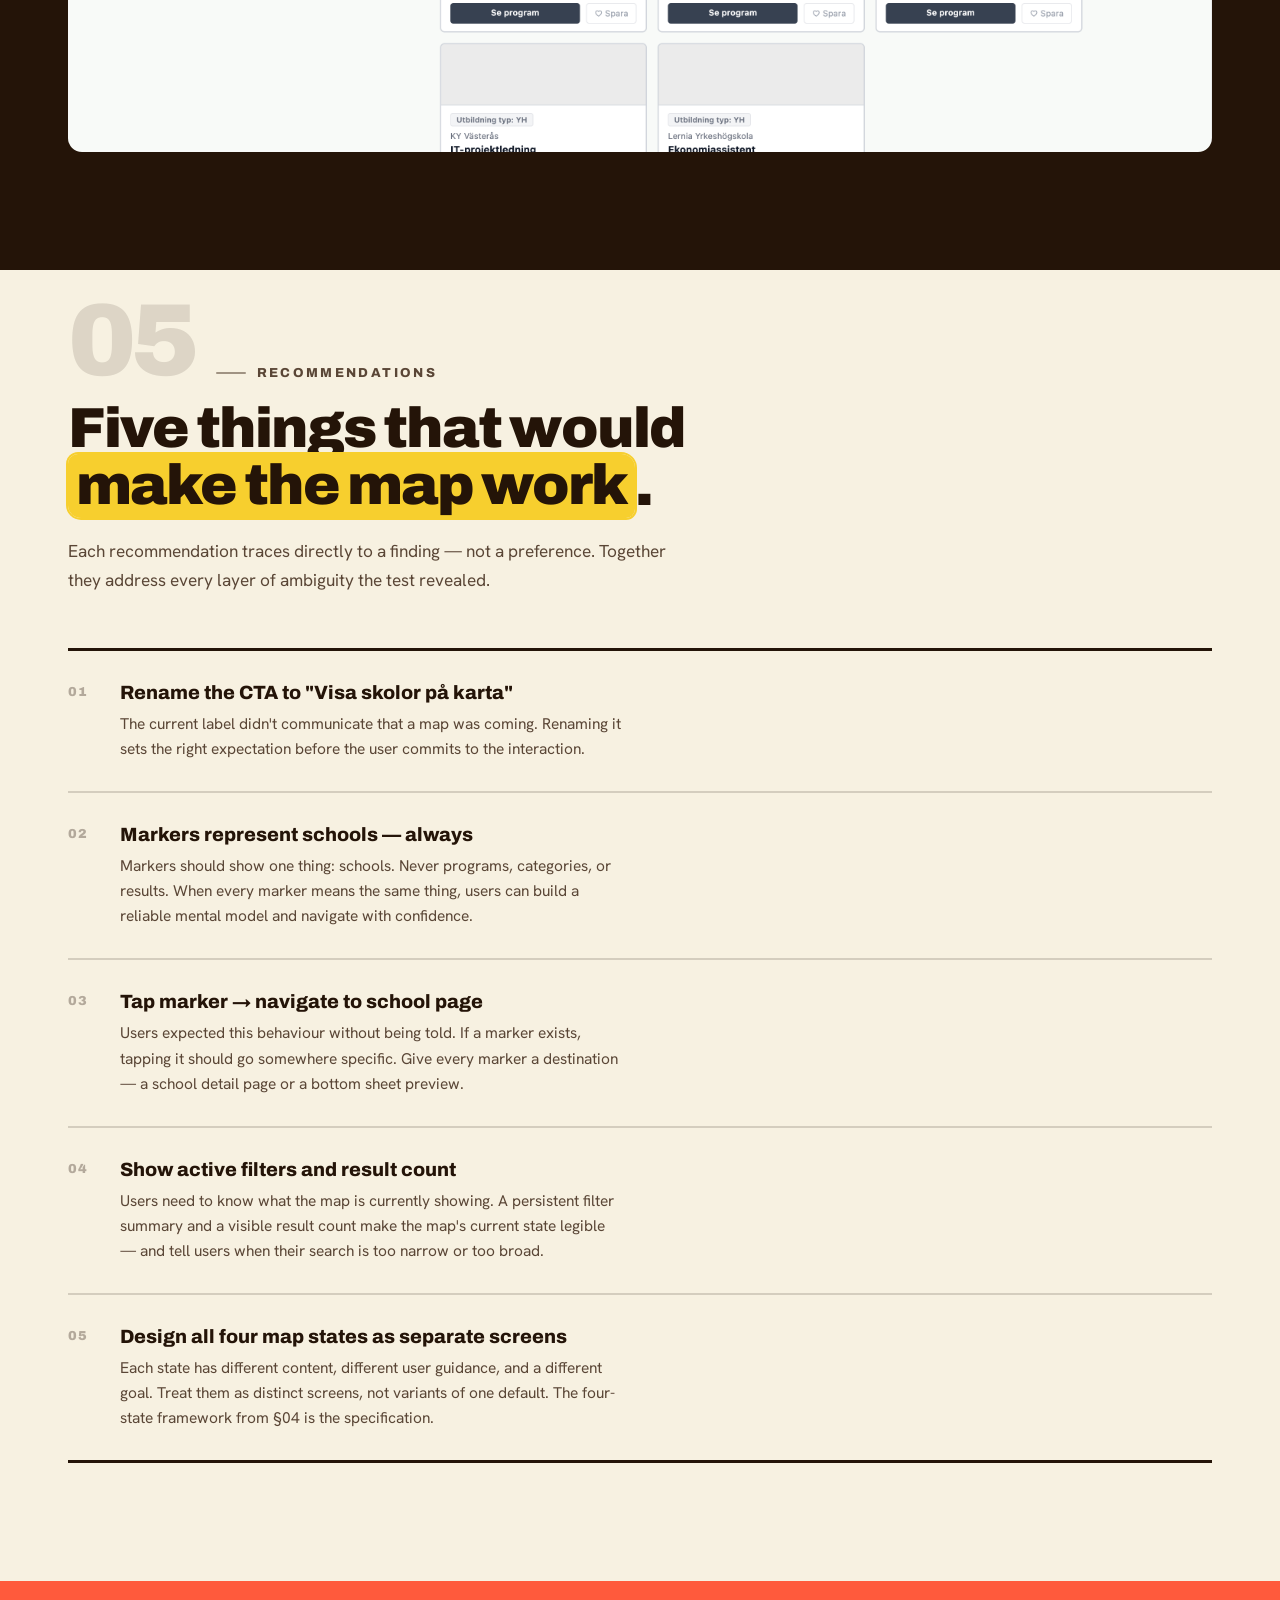
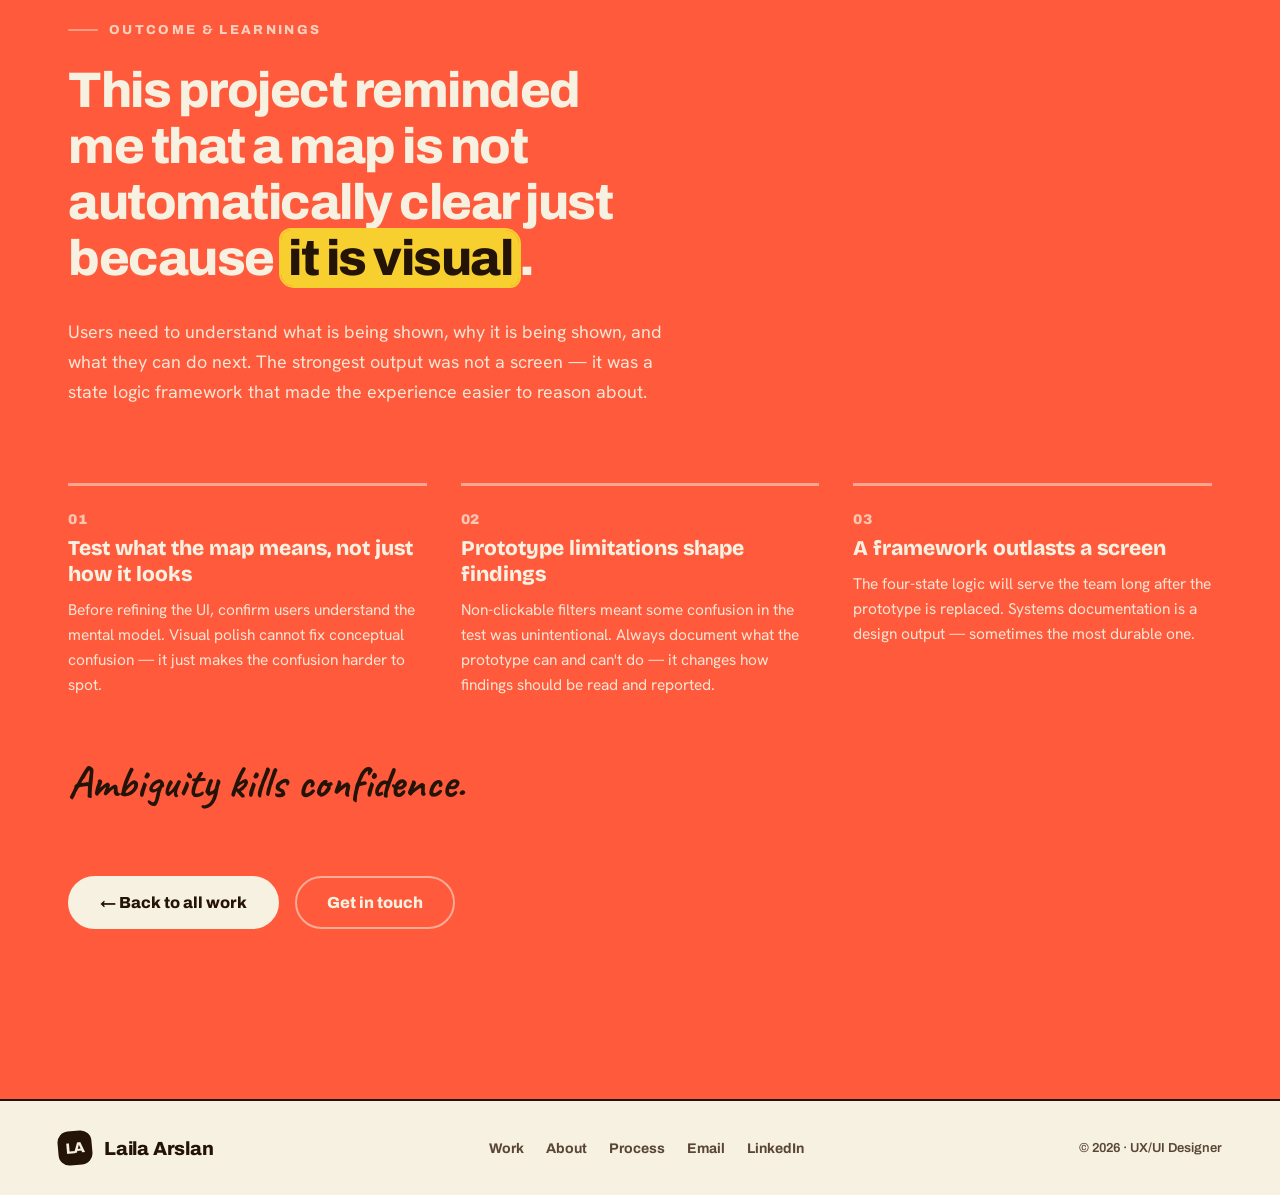
<file: Work/map-search.html>
<!DOCTYPE html>
<html lang="en">
<head>
<meta charset="UTF-8"/>
<meta name="viewport" content="width=device-width, initial-scale=1.0"/>
<title>Mapping School Search — Case Study · Laila Arslan</title>
<meta name="description" content="UX/UI case study: testing a mobile school map-search prototype with 13 users in Maze — and translating usability findings into clearer map states and interaction recommendations."/>

<link rel="icon" href="data:image/svg+xml,%3Csvg xmlns='http://www.w3.org/2000/svg' viewBox='0 0 64 64'%3E%3Crect width='64' height='64' rx='16' fill='%23241408'/%3E%3Ctext x='32' y='43' font-family='Archivo,Arial,sans-serif' font-size='27' font-weight='800' fill='%23F7F1E1' text-anchor='middle'%3ELA%3C/text%3E%3C/svg%3E"/>

<link rel="preconnect" href="https://fonts.googleapis.com"/>
<link rel="preconnect" href="https://fonts.gstatic.com" crossorigin/>
<link href="https://fonts.googleapis.com/css2?family=Bricolage+Grotesque:opsz,wght@12..96,400..800&family=Archivo:wght@400;600;700;800;900&family=Hanken+Grotesk:wght@400;500;600;700&family=Caveat:wght@600;700&display=swap" rel="stylesheet"/>
<link rel="stylesheet" href="../styles.css"/>
<link rel="stylesheet" href="case-study-v2.css"/>
<link rel="stylesheet" href="map-search.css"/>
</head>
<body class="cs2 cs2-ms">

<!-- ============================ NAV ============================ -->
<nav class="site-nav">
  <div class="nav-inner">
    <a class="logo" href="../index.html#top">
      <span class="logo-mark">LA</span>
      <span>Laila Arslan</span>
    </a>
    <button class="nav-toggle" type="button" aria-label="Toggle menu" aria-expanded="false" aria-controls="nav-links">
      <span></span><span></span><span></span>
    </button>
    <div class="nav-links" id="nav-links">
      <a href="../index.html#work">Work</a>
      <a href="../index.html#about">About</a>
      <a href="../index.html#experience">Experience</a>
      <a href="../index.html#process">Process</a>
      <a href="../index.html#contact" class="nav-cta">Contact</a>
    </div>
  </div>
</nav>

<main>

<!-- ============================================================ -->
<!-- 00 · OPENING / HOOK                                          -->
<!-- ============================================================ -->
<header class="cs2-head" data-screen-label="Opening">
  <div class="wrap">
    <a class="cs2-back" href="../index.html#work">
      <svg width="16" height="16" viewBox="0 0 24 24" fill="none" stroke="currentColor" stroke-width="3" stroke-linecap="round" stroke-linejoin="round" aria-hidden="true"><path d="M19 12H5"/><path d="M12 19l-7-7 7-7"/></svg>
      Back to work
    </a>

    <span class="head-eyebrow"><span class="dot"></span> Case Study · UX Research · Mobile</span>

    <p class="head-project">Keystone domestic platforms · gymnasium.se / dingrundskola.se</p>

    <h1 class="cs2-title">Mapping <span class="mark"><span>School Search</span></span>.</h1>

    <div class="head-grid">
      <div class="head-col reveal">
        <p>Turning a confusing map-search prototype into clearer school discovery. This was a Keystone domestic platform concept study for location-based school discovery, especially relevant for gymnasium.se and dingrundskola.se. I tested a mobile prototype in Maze with 13 video recordings and translated the findings into clearer interaction rules, map states, and product recommendations.</p>

        <div class="byline">
          <div class="by"><span class="byk">My role</span><span class="byv">UX/UI Designer<br/>Usability testing, research synthesis, interaction recommendations</span></div>
          <div class="by"><span class="byk">Platform</span><span class="byv">Keystone domestic platforms<br/>gymnasium.se · dingrundskola.se</span></div>
          <div class="by"><span class="byk">Timeline</span><span class="byv">2026</span></div>
          <div class="by"><span class="byk">Tools</span><span class="byv">Figma · Claude Design · Netlify · Maze · AI-assisted synthesis · Confluence</span></div>
        </div>

        <div class="head-tags">
          <span class="chip">UX Research</span>
          <span class="chip">Usability Testing</span>
          <span class="chip">Mobile UX</span>
          <span class="chip">Interaction Design</span>
          <span class="chip">Product Thinking</span>
        </div>
      </div>

      <div class="head-shot reveal reveal-d1">
        <div class="ms-hero-wrap">
          <div class="anno">
            <span class="pen">mobile prototype — tested in Maze, 13 recordings</span>
          </div>
          <div style="width:100%;max-width:360px;border-radius:22px;overflow:hidden;box-shadow:8px 10px 0 rgba(36,20,8,.2);transform:rotate(-1.4deg);background:var(--cream-2)">
            <img src="../images/ms-hero.png" alt="Mobile map-search prototype — school discovery map screen" style="width:100%;height:auto;display:block"/>
          </div>
        </div>
      </div>
    </div>
  </div>
</header>

<!-- ============================================================ -->
<!-- 01 · WHY MAP SEARCH WAS UNCLEAR                               -->
<!-- ============================================================ -->
<section class="chapter" id="problem" data-screen-label="01 · Why map search was unclear">
  <div class="wrap">
    <div class="chap">
      <div class="chap-head">
        <span class="chap-num">01</span>
        <span class="chap-kicker"><span class="eyebrow-line"></span> Why map search was unclear</span>
      </div>
      <h2 class="chap-title">A map that didn't explain <span class="mark"><span>what users were looking at</span></span>.</h2>
      <p class="chap-lead">The prototype aimed to show schools on a map. But nothing confirmed whether the markers represented schools, programs, or filtered results. The visual language of a map assumes shared vocabulary — and this one hadn't established any.</p>
    </div>

    <div class="statline reveal">
      <div class="stat">
        <div class="sn">13</div>
        <div class="st">Video recordings</div>
        <div class="sd">Maze remote testing sessions with real users navigating the mobile prototype — each one captured in full.</div>
      </div>
      <div class="stat">
        <div class="sn">3</div>
        <div class="st">Ambiguity layers</div>
        <div class="sd">Markers, CTA label, and filter state — each introduced a different type of confusion, all pointing to the same root problem.</div>
      </div>
      <div class="stat">
        <div class="sn">0</div>
        <div class="st">Clickable filters</div>
        <div class="sd">Filters were not interactive in the prototype. A constraint that shaped how I read the results — and how I flagged them.</div>
      </div>
    </div>
  </div>
</section>

<!-- ============================================================ -->
<!-- 02 · WHAT I TESTED                                            -->
<!-- ============================================================ -->
<section class="chapter" id="research" data-screen-label="02 · What I tested">
  <div class="wrap">
    <div class="chap">
      <div class="chap-head">
        <span class="chap-num">02</span>
        <span class="chap-kicker"><span class="eyebrow-line"></span> What I tested</span>
      </div>
      <h2 class="chap-title">A mobile prototype, 13 recordings, one <span class="mark"><span>honest limitation</span></span>.</h2>
      <p class="chap-lead">The prototype started as a Figma canvas exploration, then I used Claude Design to turn the concept into a testable mobile prototype hosted on Netlify. After testing it in Maze with 13 unmoderated remote sessions, I used AI-assisted synthesis to help cluster repeated behaviours and confusion patterns across the recordings. I then reviewed the themes manually and translated them into product recommendations and map-state logic. Because filters were not interactive in the prototype, I treated filter-related confusion as a limitation in the test setup — not only as a product issue.</p>
    </div>

    <div class="reveal" style="margin-top:14px">
      <figure class="frame soft">
        <img src="../images/ms-maze-test.png" alt="Maze usability test summary — 13 recordings, 6 follow-up questions, key confusion patterns and AI-assisted synthesis note" style="width:100%;height:auto;display:block"/>
      </figure>
    </div>

    <div class="messy-quote reveal" style="margin-top:52px">
      <div class="qbar"></div>
      <div>
        <p>Users weren't confused about maps in general. They were confused about <em>this</em> map — what it was for, what it was showing, and what they could actually do with it.</p>
        <cite>Research synthesis note</cite>
      </div>
    </div>
  </div>
</section>

<!-- ============================================================ -->
<!-- 03 · WHAT USERS STRUGGLED WITH                                -->
<!-- ============================================================ -->
<section class="chapter" id="findings" data-screen-label="03 · What users struggled with">
  <div class="wrap">
    <div class="chap">
      <div class="chap-head">
        <span class="chap-num">03</span>
        <span class="chap-kicker"><span class="eyebrow-line"></span> What users struggled with</span>
      </div>
      <h2 class="chap-title">Four patterns of confusion — <span class="mark"><span>all pointing to the same root</span></span>.</h2>
      <p class="chap-lead">Every usability issue traced back to one thing: the map had no shared vocabulary with the user. Nothing explained what was being shown, why, or what came next.</p>
    </div>

    <div class="ms-insight-grid reveal">
      <div class="ms-insight-card">
        <div class="ic-num">Finding 01</div>
        <h4>Markers were unclear</h4>
        <p>Users could not tell whether markers represented schools, programs, or search results. The ambiguity made the map feel unreliable — if you don't know what a marker means, you can't trust what you're looking at.</p>
      </div>
      <div class="ms-insight-card">
        <div class="ic-num">Finding 02</div>
        <h4>CTA language was too vague</h4>
        <p>The entry-point button didn't communicate what would happen next. Users hesitated — unsure whether they were about to see a filtered list or a map. The label needed to set the right expectation before the click.</p>
      </div>
      <div class="ms-insight-card">
        <div class="ic-num">Finding 03</div>
        <h4>Filters felt disconnected from results</h4>
        <p>Because filters were non-interactive, users couldn't confirm whether applying them would change what the map showed. The relationship between search context and displayed results was invisible.</p>
      </div>
      <div class="ms-insight-card">
        <div class="ic-num">Finding 04</div>
        <h4>Users expected marker-to-school navigation</h4>
        <p>Tapping a marker and going somewhere specific felt like an obvious next step — but it didn't happen. When the tap led nowhere, the map lost its purpose. Users expected markers to be destinations.</p>
      </div>
    </div>
  </div>
</section>

<!-- ============================================================ -->
<!-- 04 · MAP STATE LOGIC  (dark)                                  -->
<!-- ============================================================ -->
<section class="chapter flowdark" id="mapstates" data-screen-label="04 · Turning findings into map logic">
  <div class="wrap">
    <div class="chap on-dark">
      <div class="chap-head">
        <span class="chap-num">04</span>
        <span class="chap-kicker"><span class="eyebrow-line"></span> Turning findings into map logic</span>
      </div>
      <h2 class="chap-title">Not one map — <span class="mark"><span>four</span></span>.</h2>
      <p class="chap-lead">The core fix was not visual. It was logical. Different search contexts produce fundamentally different maps. Defining four distinct states gave the product team a framework for building each one correctly — and made it easier to reason about what the map should show at any moment.</p>
    </div>

    <div class="ms-states-grid reveal" style="margin-top:52px">
      <div class="ms-state-card">
        <div class="ms-state-cond">Program + place selected</div>
        <h4>Show schools offering that program in that place</h4>
        <p>The clearest, most specific state. Users have given the map enough context to be genuinely useful — show only the relevant schools.</p>
      </div>
      <div class="ms-state-card">
        <div class="ms-state-cond">Program only — no place</div>
        <h4>Ask the user to choose an area first</h4>
        <p>A program alone cannot produce a map — geography is always required. Guide the user to add location context before results are shown.</p>
      </div>
      <div class="ms-state-card">
        <div class="ms-state-cond">Place only — no program</div>
        <h4>Show all schools in that area</h4>
        <p>Geography is enough to start. Show every school in the area and surface a visible filter panel so users can narrow by program from within the map.</p>
      </div>
      <div class="ms-state-card">
        <div class="ms-state-cond">Nothing selected</div>
        <h4>Guide the user to choose an area first</h4>
        <p>Without any context, the map cannot show anything meaningful. Lead with a clear prompt — geography is always the starting point.</p>
      </div>
    </div>

    <div class="reveal" style="margin-top:44px;border-radius:14px;overflow:hidden;max-width:100%">
      <img src="../images/ms-state-logic.png" alt="Map search state logic — 4 states based on program and place selection" style="width:100%;height:auto;display:block"/>
    </div>
  </div>
</section>

<!-- ============================================================ -->
<!-- 05 · RECOMMENDATIONS                                          -->
<!-- ============================================================ -->
<section class="chapter" id="recommendations" data-screen-label="05 · Recommendations">
  <div class="wrap">
    <div class="chap">
      <div class="chap-head">
        <span class="chap-num">05</span>
        <span class="chap-kicker"><span class="eyebrow-line"></span> Recommendations</span>
      </div>
      <h2 class="chap-title">Five things that would <span class="mark"><span>make the map work</span></span>.</h2>
      <p class="chap-lead">Each recommendation traces directly to a finding — not a preference. Together they address every layer of ambiguity the test revealed.</p>
    </div>

    <ul class="ms-rec-list reveal">
      <li class="ms-rec-item">
        <span class="ms-rec-n">01</span>
        <div class="ms-rec-body">
          <h4>Rename the CTA to "Visa skolor på karta"</h4>
          <p>The current label didn't communicate that a map was coming. Renaming it sets the right expectation before the user commits to the interaction.</p>
        </div>
      </li>
      <li class="ms-rec-item">
        <span class="ms-rec-n">02</span>
        <div class="ms-rec-body">
          <h4>Markers represent schools — always</h4>
          <p>Markers should show one thing: schools. Never programs, categories, or results. When every marker means the same thing, users can build a reliable mental model and navigate with confidence.</p>
        </div>
      </li>
      <li class="ms-rec-item">
        <span class="ms-rec-n">03</span>
        <div class="ms-rec-body">
          <h4>Tap marker → navigate to school page</h4>
          <p>Users expected this behaviour without being told. If a marker exists, tapping it should go somewhere specific. Give every marker a destination — a school detail page or a bottom sheet preview.</p>
        </div>
      </li>
      <li class="ms-rec-item">
        <span class="ms-rec-n">04</span>
        <div class="ms-rec-body">
          <h4>Show active filters and result count</h4>
          <p>Users need to know what the map is currently showing. A persistent filter summary and a visible result count make the map's current state legible — and tell users when their search is too narrow or too broad.</p>
        </div>
      </li>
      <li class="ms-rec-item">
        <span class="ms-rec-n">05</span>
        <div class="ms-rec-body">
          <h4>Design all four map states as separate screens</h4>
          <p>Each state has different content, different user guidance, and a different goal. Treat them as distinct screens, not variants of one default. The four-state framework from §04 is the specification.</p>
        </div>
      </li>
    </ul>
  </div>
</section>

<!-- ============================================================ -->
<!-- 06 · OUTCOME & LEARNINGS   (orange payoff)                    -->
<!-- ============================================================ -->
<section class="chapter close" id="outcome" data-screen-label="06 · Outcome &amp; learnings">
  <div class="wrap">
    <div class="chap">
      <div class="chap-kicker"><span class="eyebrow-line"></span> Outcome &amp; learnings</span>
    </div>
    <p class="close-statement">This project reminded me that a map is not automatically clear just because <span class="mark"><span>it is visual</span></span>.</p>
    <p class="close-sub">Users need to understand what is being shown, why it is being shown, and what they can do next. The strongest output was not a screen — it was a state logic framework that made the experience easier to reason about.</p>

    <div class="coda">
      <div class="coda-item">
        <div class="cn">01</div>
        <h4>Test what the map means, not just how it looks</h4>
        <p>Before refining the UI, confirm users understand the mental model. Visual polish cannot fix conceptual confusion — it just makes the confusion harder to spot.</p>
      </div>
      <div class="coda-item">
        <div class="cn">02</div>
        <h4>Prototype limitations shape findings</h4>
        <p>Non-clickable filters meant some confusion in the test was unintentional. Always document what the prototype can and can't do — it changes how findings should be read and reported.</p>
      </div>
      <div class="coda-item">
        <div class="cn">03</div>
        <h4>A framework outlasts a screen</h4>
        <p>The four-state logic will serve the team long after the prototype is replaced. Systems documentation is a design output — sometimes the most durable one.</p>
      </div>
    </div>

    <p class="pen" style="margin-top:62px;font-size:clamp(28px,3.5vw,46px)">Ambiguity kills confidence.</p>

    <div class="close-cta">
      <a class="btn btn-light" href="../index.html#work">← Back to all work</a>
      <a class="btn btn-ghost-light" href="../index.html#contact">Get in touch</a>
    </div>
  </div>
</section>

</main>

<!-- ============================ FOOTER ============================ -->
<footer class="footer">
  <div class="footer-inner">
    <a class="logo" href="../index.html#top"><span class="logo-mark">LA</span><span>Laila Arslan</span></a>
    <div class="footer-links">
      <a href="../index.html#work">Work</a><a href="../index.html#about">About</a><a href="../index.html#process">Process</a>
      <a href="mailto:laila.arslan1@gmail.com">Email</a><a href="#">LinkedIn</a>
    </div>
    <div class="footer-copy">© 2026 · UX/UI Designer</div>
  </div>
</footer>

<button class="to-top" type="button" aria-label="Back to top">
  <svg width="22" height="22" viewBox="0 0 24 24" fill="none" stroke="currentColor" stroke-width="3" stroke-linecap="round" stroke-linejoin="round" aria-hidden="true"><path d="M12 19V5"/><path d="M5 12l7-7 7 7"/></svg>
</button>

<script src="../script.js"></script>
</body>
</html>
</file>
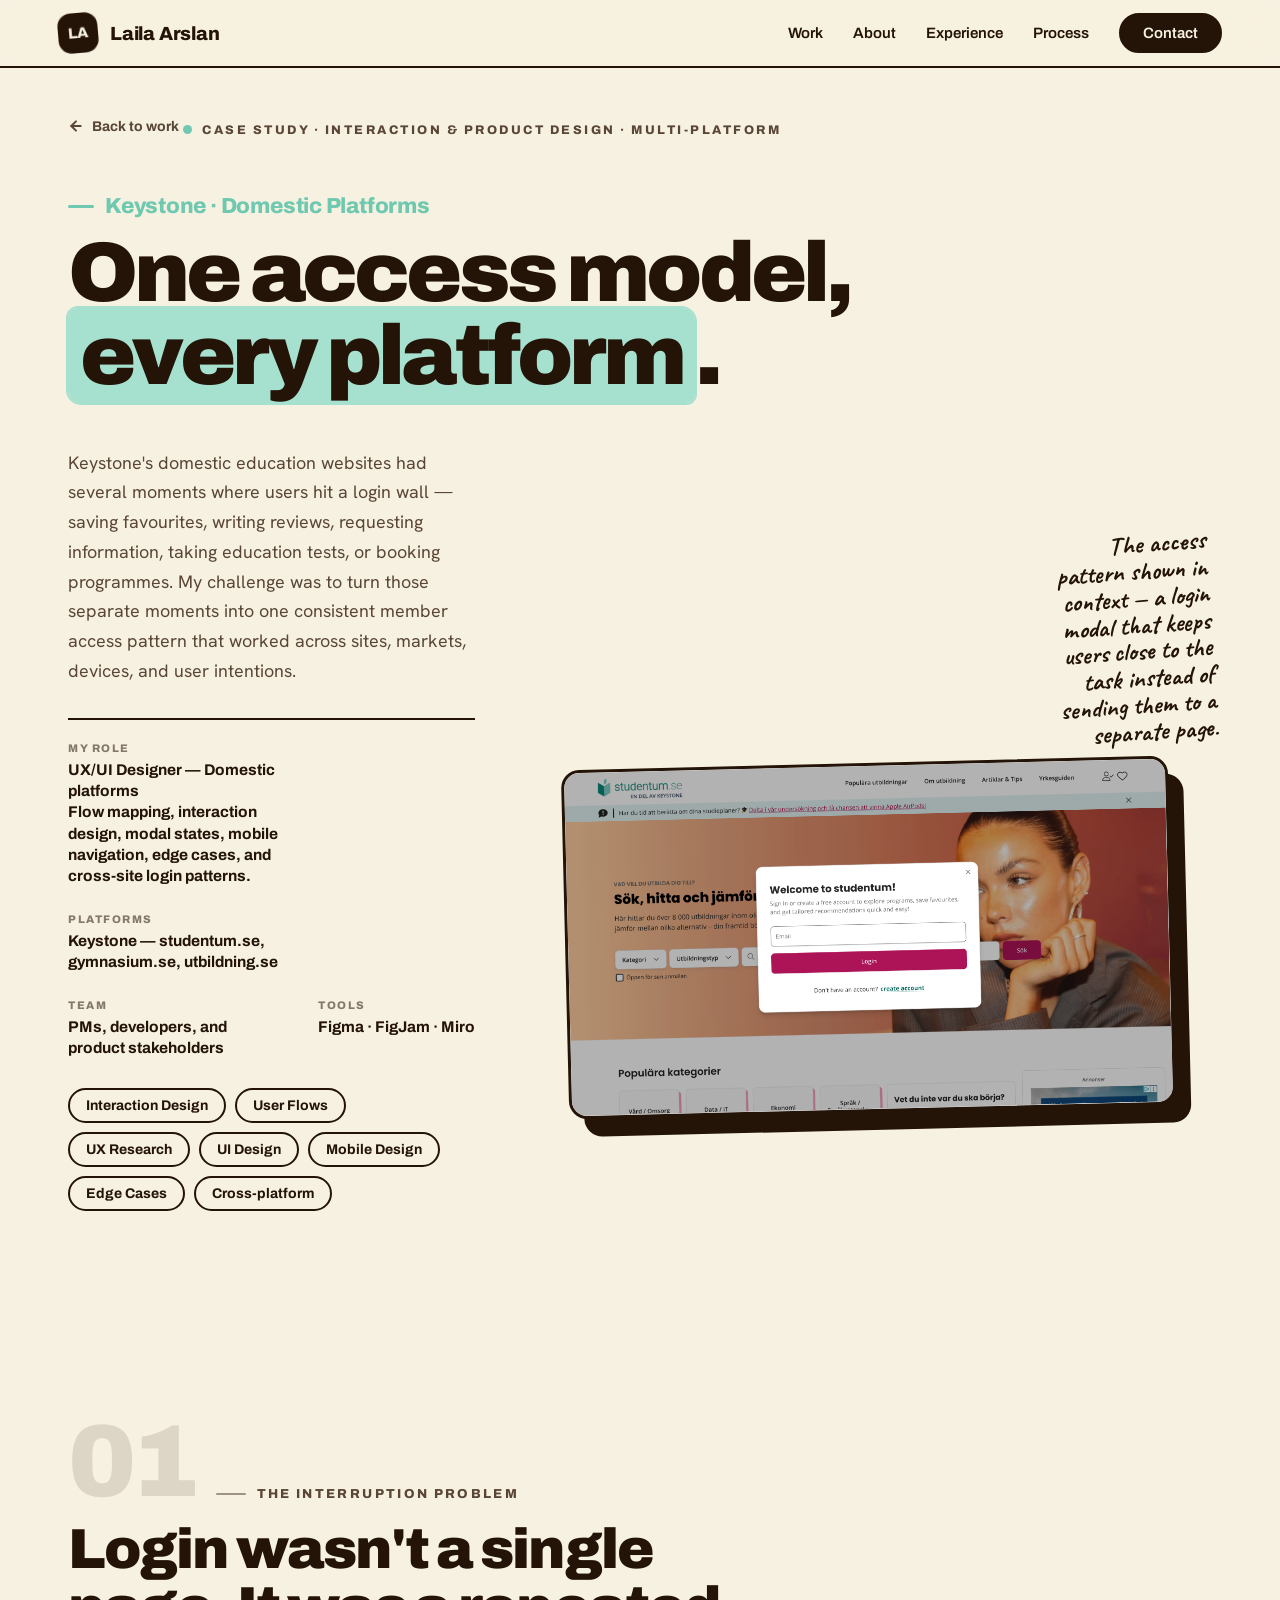
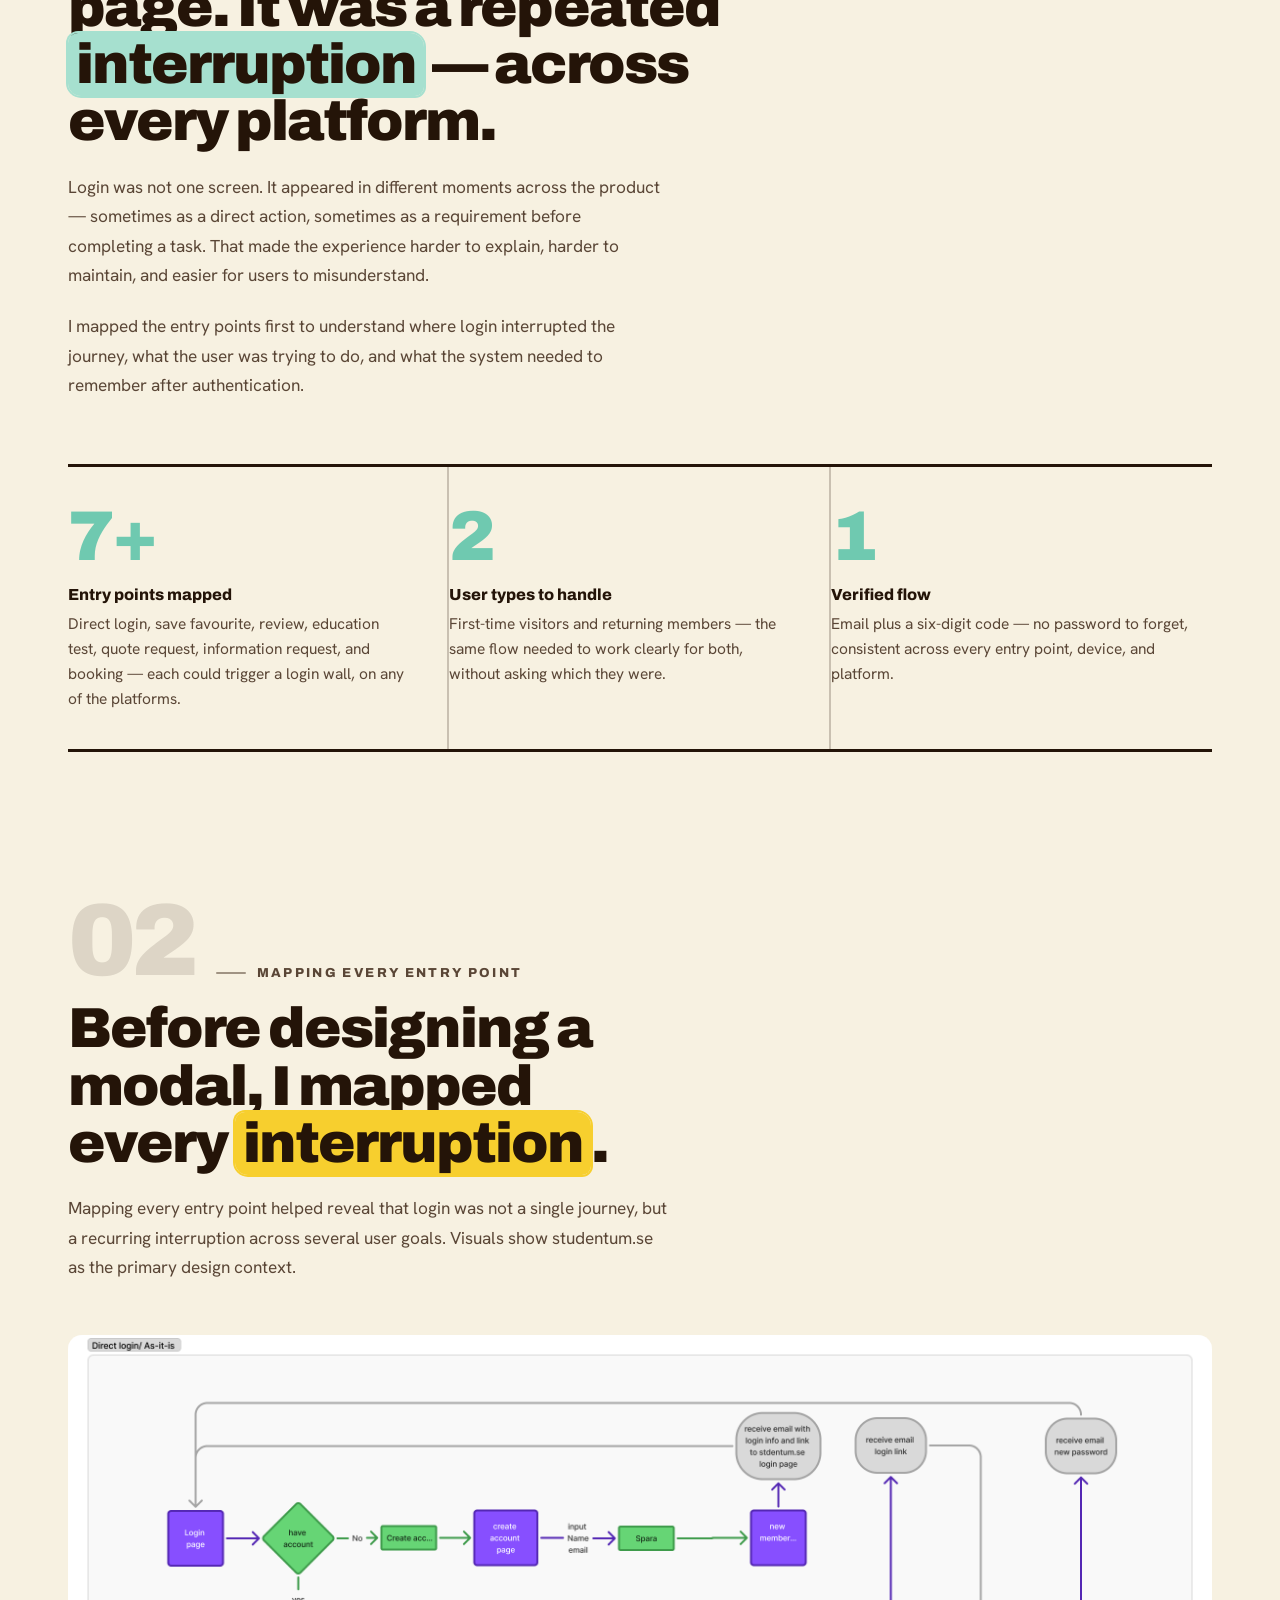
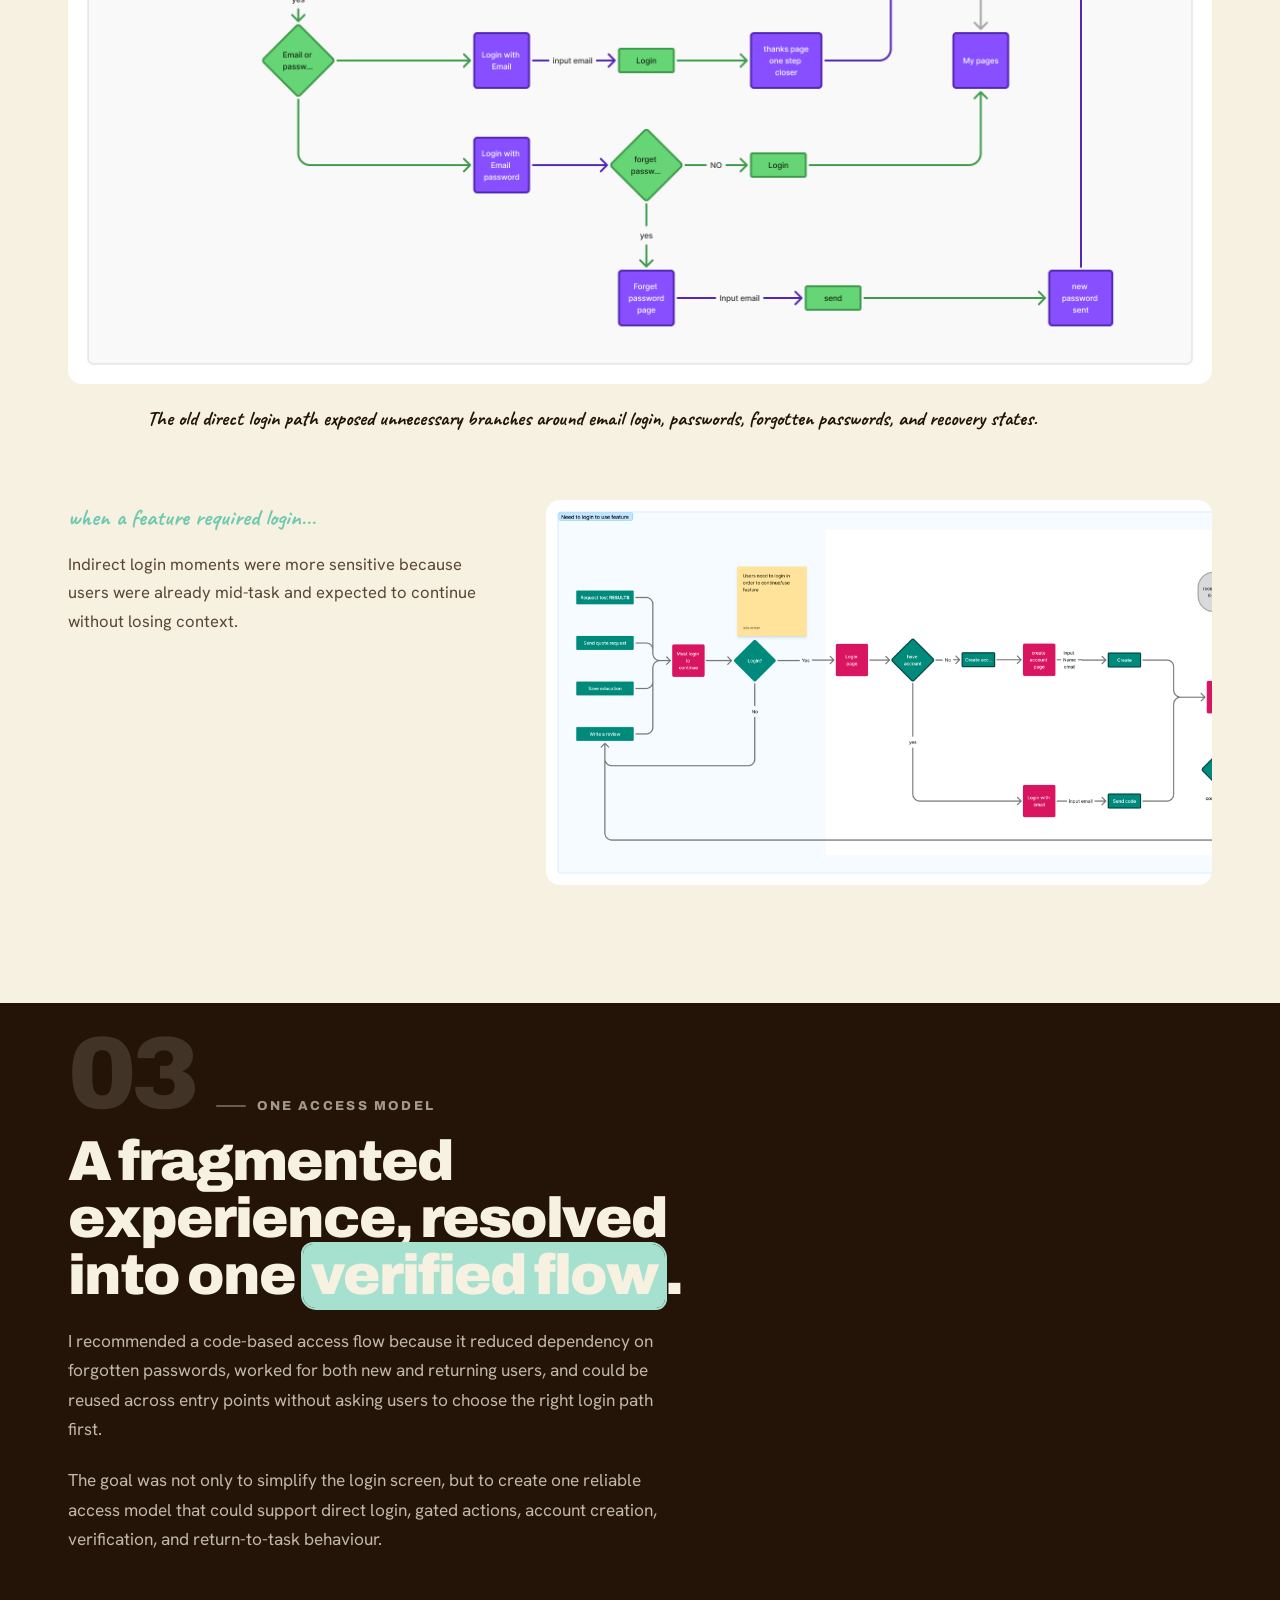
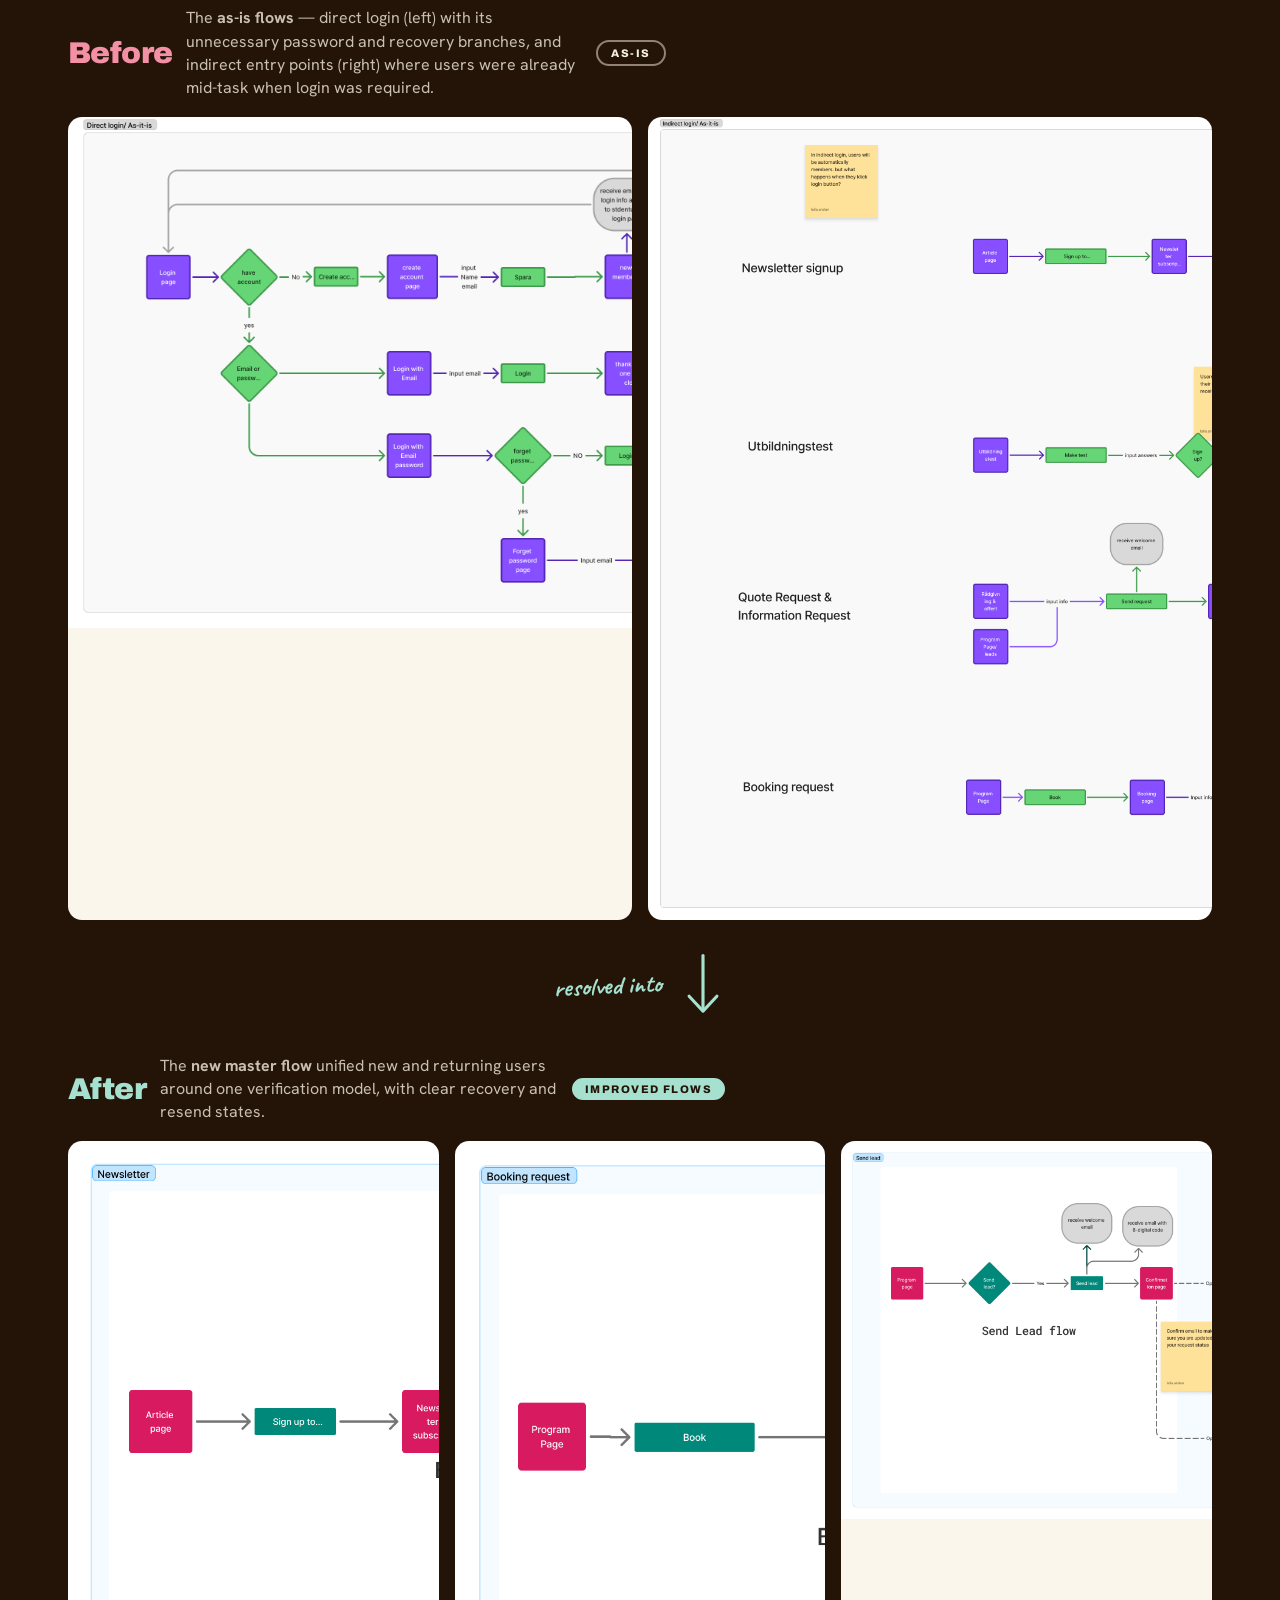
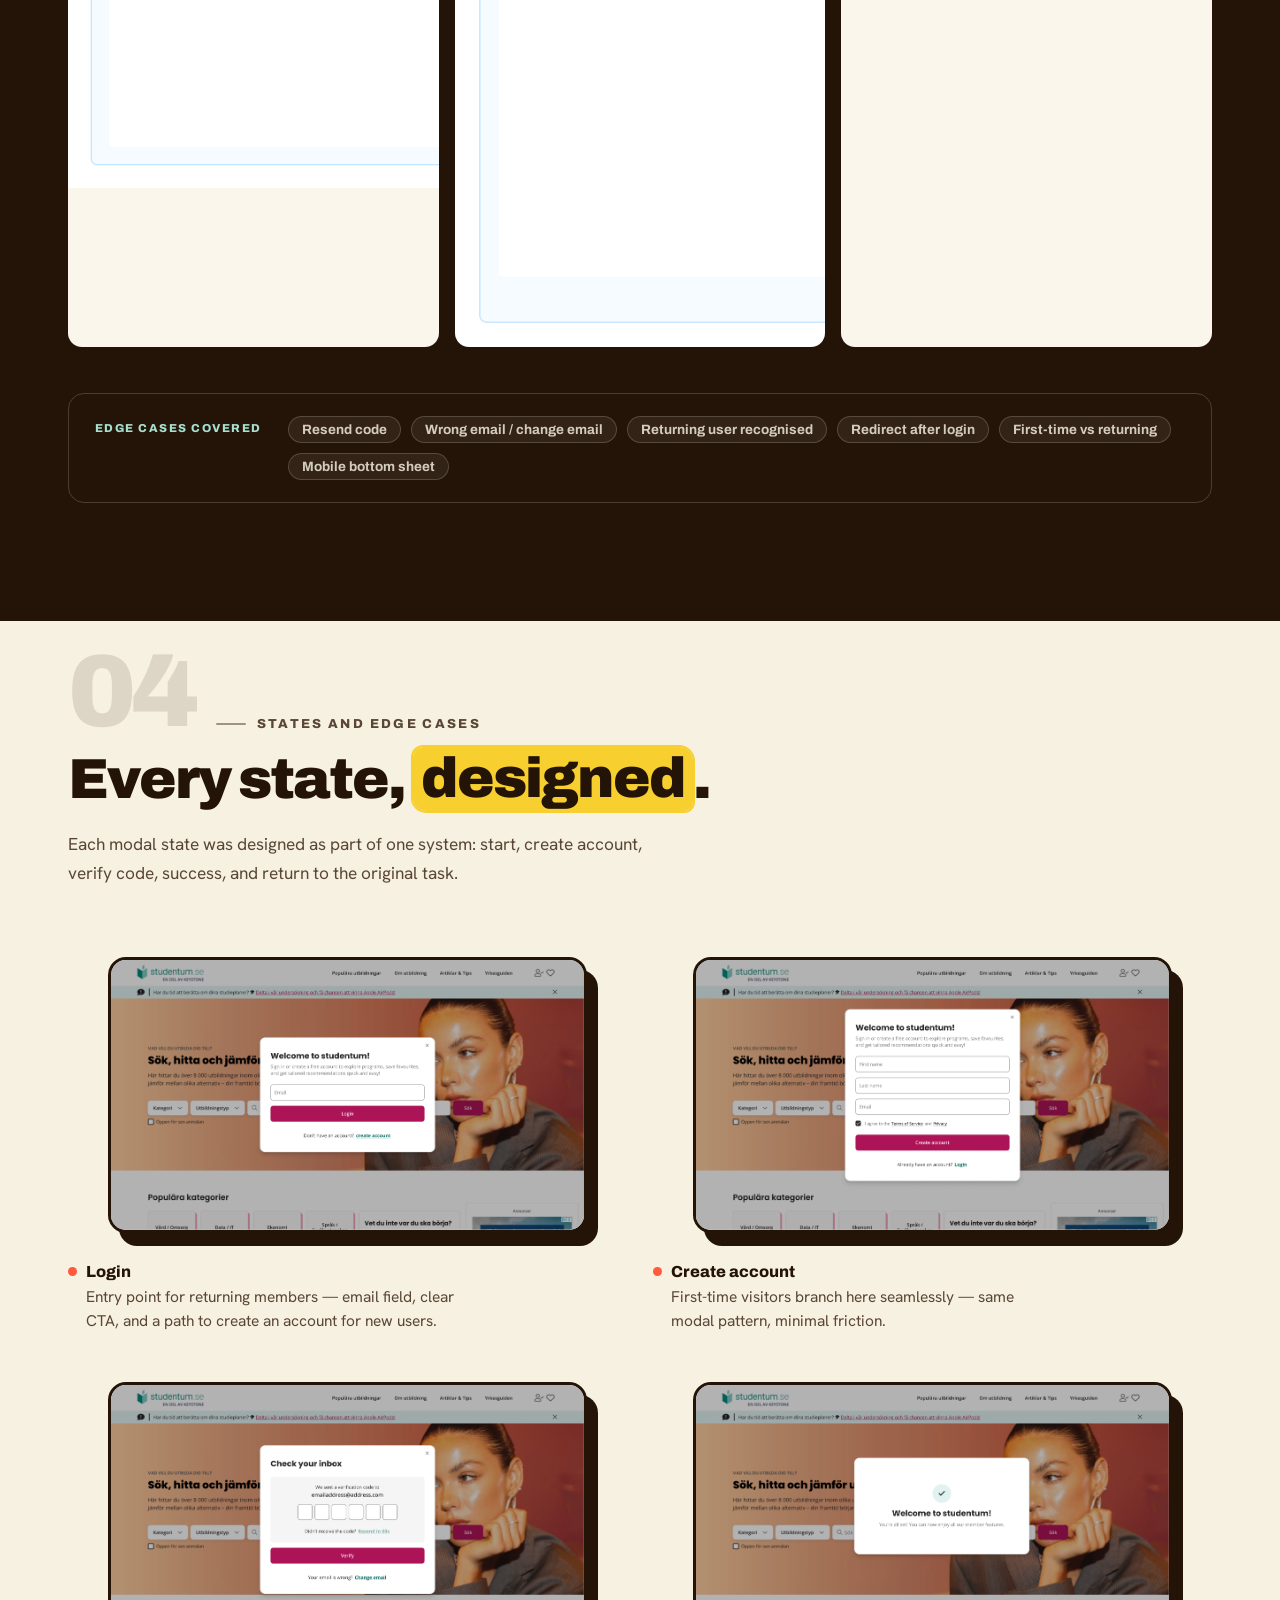
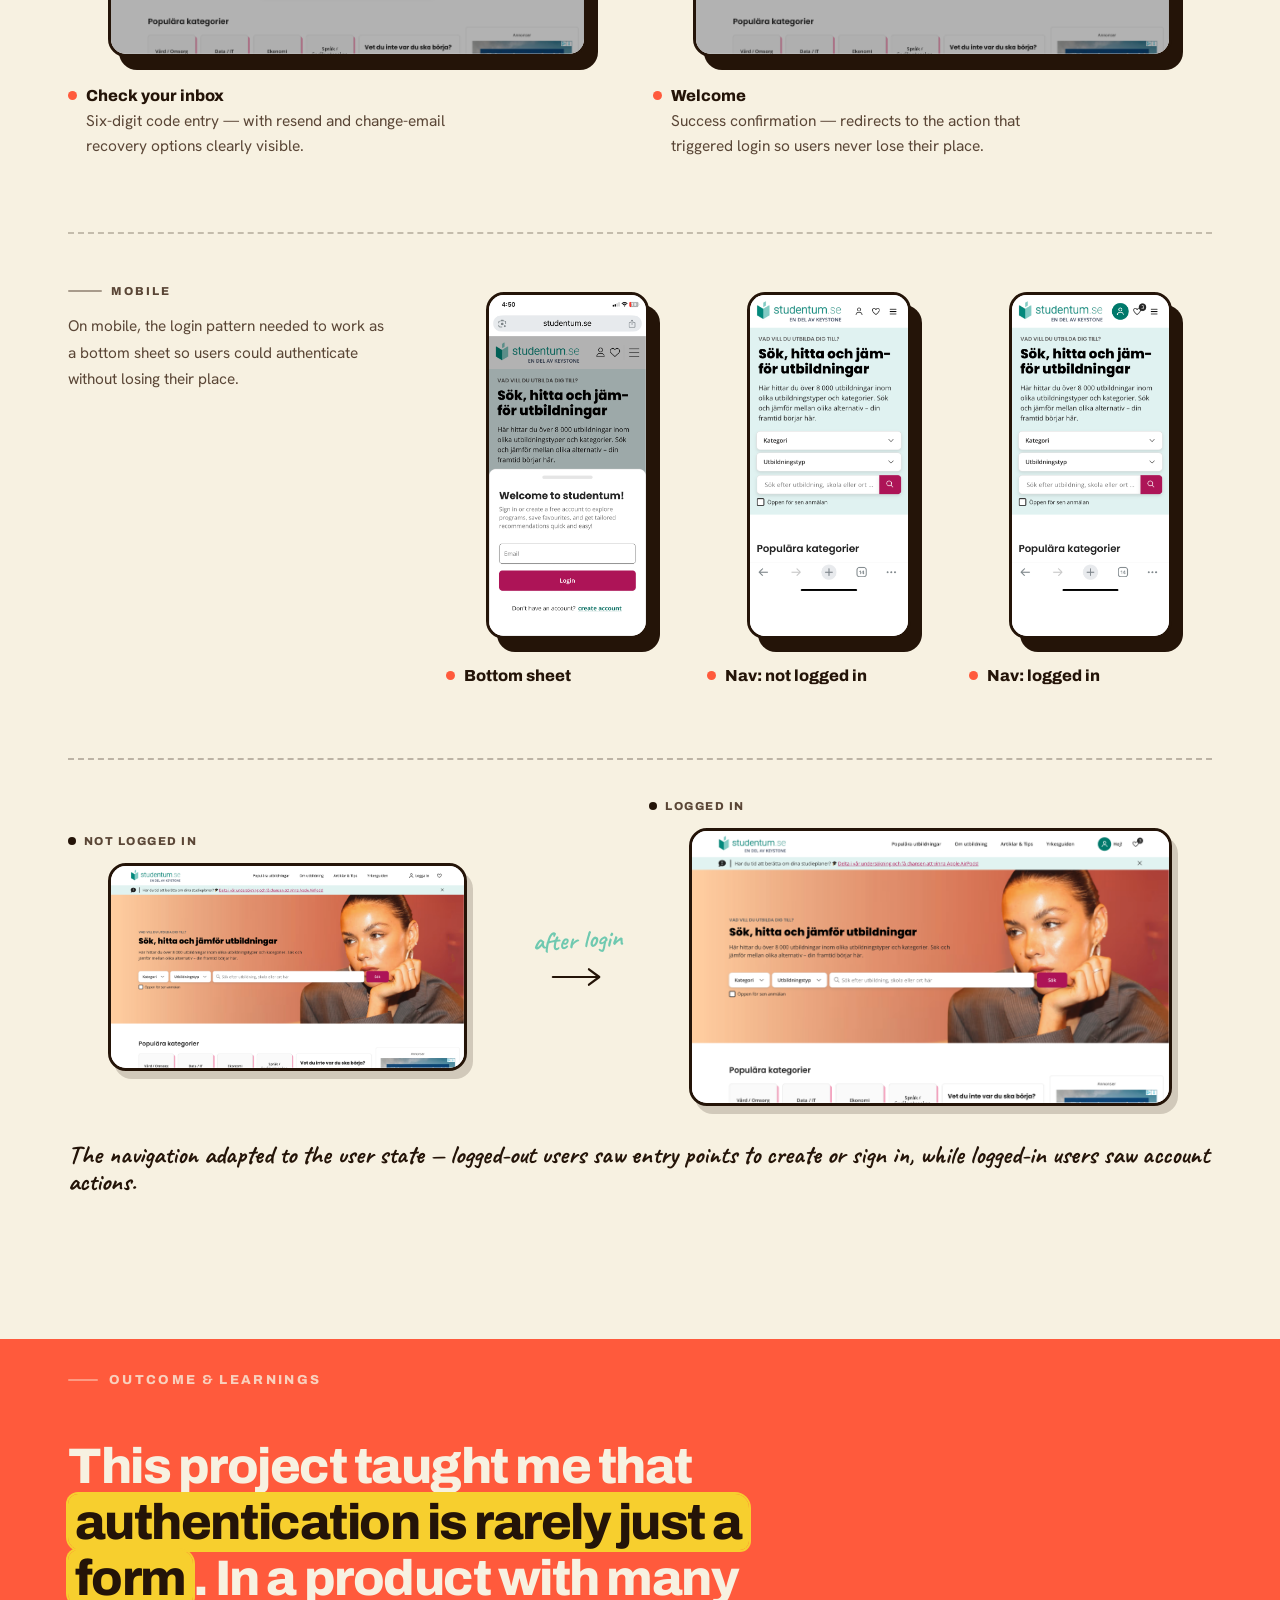
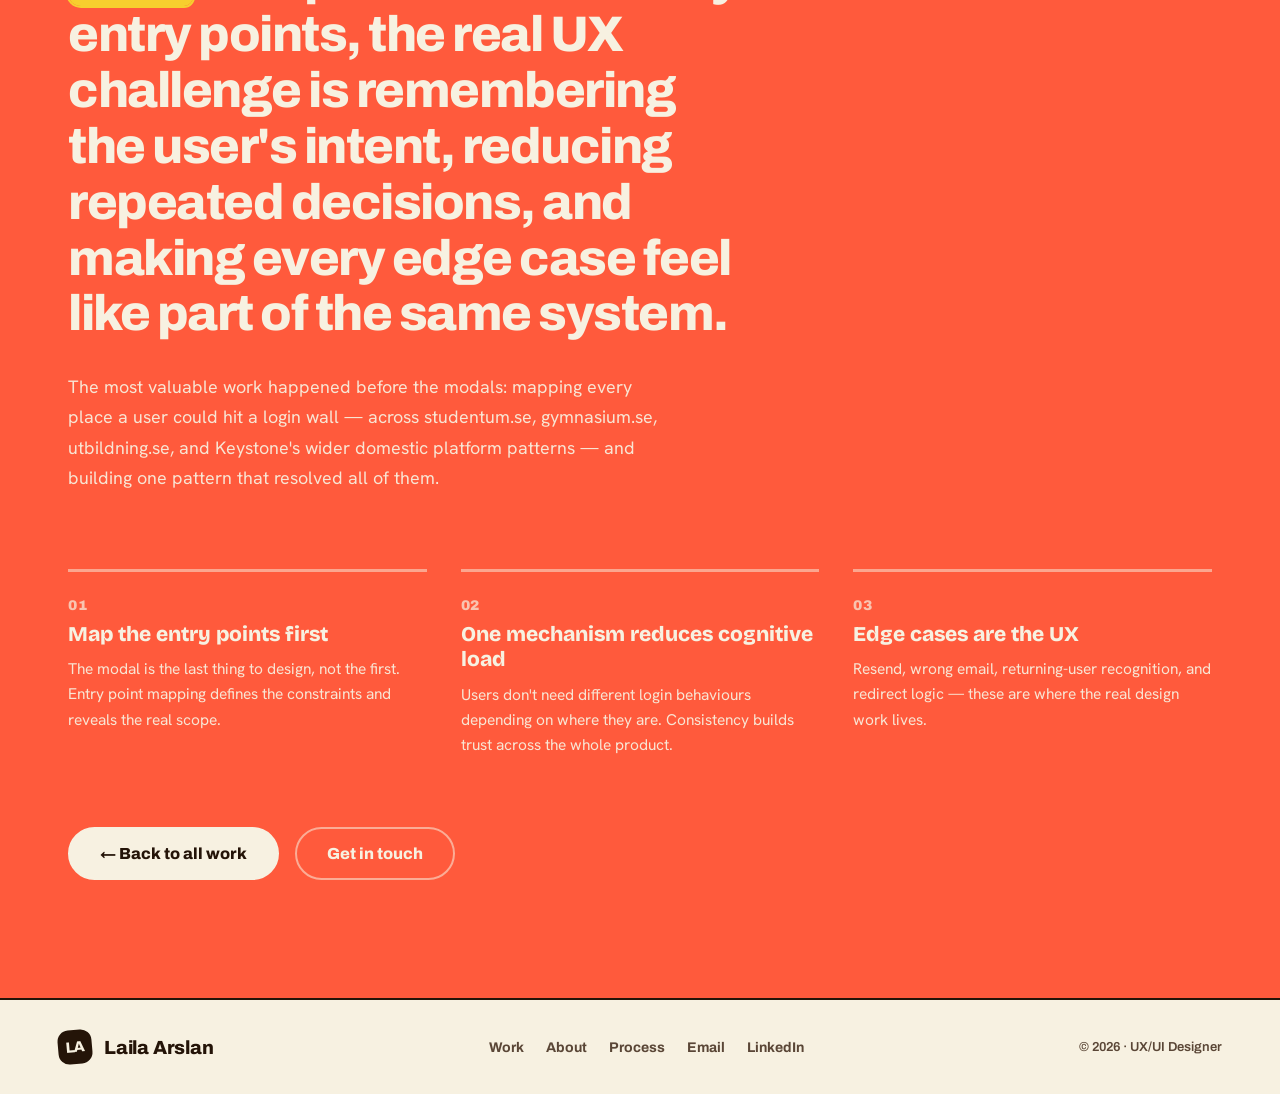
<file: Work/member-access-login.html>
<!DOCTYPE html>
<html lang="en">
<head>
<meta charset="UTF-8"/>
<meta name="viewport" content="width=device-width, initial-scale=1.0"/>
<title>Simplifying Member Access Across Education Platforms — Case Study · Laila Arslan</title>
<meta name="description" content="UX/UI case study: designing a shared login and account creation experience across Keystone's domestic education platforms — studentum.se, gymnasium.se, and utbildning.se — one verified flow across every entry point and market."/>

<link rel="icon" href="data:image/svg+xml,%3Csvg xmlns='http://www.w3.org/2000/svg' viewBox='0 0 64 64'%3E%3Crect width='64' height='64' rx='16' fill='%23241408'/%3E%3Ctext x='32' y='43' font-family='Archivo,Arial,sans-serif' font-size='27' font-weight='800' fill='%23F7F1E1' text-anchor='middle'%3ELA%3C/text%3E%3C/svg%3E"/>

<link rel="preconnect" href="https://fonts.googleapis.com"/>
<link rel="preconnect" href="https://fonts.gstatic.com" crossorigin/>
<link href="https://fonts.googleapis.com/css2?family=Bricolage+Grotesque:opsz,wght@12..96,400..800&family=Archivo:wght@400;600;700;800;900&family=Hanken+Grotesk:wght@400;500;600;700&family=Caveat:wght@600;700&display=swap" rel="stylesheet"/>
<link rel="stylesheet" href="../styles.css"/>
<link rel="stylesheet" href="case-study-v2.css"/>
<link rel="stylesheet" href="member-access-login.css"/>
</head>
<body class="cs2 cs2-ma">

<!-- ============================ NAV ============================ -->
<nav class="site-nav">
  <div class="nav-inner">
    <a class="logo" href="../index.html#top">
      <span class="logo-mark">LA</span>
      <span>Laila Arslan</span>
    </a>
    <button class="nav-toggle" type="button" aria-label="Toggle menu" aria-expanded="false" aria-controls="nav-links">
      <span></span><span></span><span></span>
    </button>
    <div class="nav-links" id="nav-links">
      <a href="../index.html#work">Work</a>
      <a href="../index.html#about">About</a>
      <a href="../index.html#experience">Experience</a>
      <a href="../index.html#process">Process</a>
      <a href="../index.html#contact" class="nav-cta">Contact</a>
    </div>
  </div>
</nav>

<main>

<!-- ============================================================ -->
<!-- 00 · OPENING / HOOK                                          -->
<!-- ============================================================ -->
<header class="cs2-head" data-screen-label="Opening">
  <div class="wrap">
    <a class="cs2-back" href="../index.html#work">
      <svg width="16" height="16" viewBox="0 0 24 24" fill="none" stroke="currentColor" stroke-width="3" stroke-linecap="round" stroke-linejoin="round" aria-hidden="true"><path d="M19 12H5"/><path d="M12 19l-7-7 7-7"/></svg>
      Back to work
    </a>

    <span class="head-eyebrow"><span class="dot"></span> Case Study · Interaction &amp; Product Design · Multi-platform</span>

    <p class="head-project">Keystone · Domestic Platforms</p>

    <h1 class="cs2-title">One access model, <span class="mark mark-mint"><span>every platform</span></span>.</h1>

    <div class="head-grid">
      <div class="head-col reveal">
        <p>Keystone's domestic education websites had several moments where users hit a login wall — saving favourites, writing reviews, requesting information, taking education tests, or booking programmes. My challenge was to turn those separate moments into one consistent member access pattern that worked across sites, markets, devices, and user intentions.</p>

        <div class="byline">
          <div class="by"><span class="byk">My role</span><span class="byv">UX/UI Designer — Domestic platforms<br/>Flow mapping, interaction design, modal states, mobile navigation, edge cases, and cross-site login patterns.</span></div>
          <div class="by"><span class="byk">Platforms</span><span class="byv">Keystone — studentum.se, gymnasium.se, utbildning.se</span></div>
          <div class="by"><span class="byk">Team</span><span class="byv">PMs, developers, and product stakeholders</span></div>
          <div class="by"><span class="byk">Tools</span><span class="byv">Figma · FigJam · Miro</span></div>
        </div>

        <div class="head-tags">
          <span class="chip">Interaction Design</span>
          <span class="chip">User Flows</span>
          <span class="chip">UX Research</span>
          <span class="chip">UI Design</span>
          <span class="chip">Mobile Design</span>
          <span class="chip">Edge Cases</span>
          <span class="chip">Cross-platform</span>
        </div>
      </div>

      <div class="head-shot reveal reveal-d1">
        <div class="anno">
          <span class="pen">The access pattern shown in context — a login modal that keeps users close to the task instead of sending them to a separate page.</span>
        </div>
        <figure class="frame">
          <img src="../images/ma-hero-modal.png" alt="Studentum.se homepage with the login modal open — 'Welcome to studentum!' with email field and Login button" style="width:100%;display:block"/>
        </figure>
      </div>
    </div>
  </div>
</header>

<!-- ============================================================ -->
<!-- 01 · THE INTERRUPTION PROBLEM                                 -->
<!-- ============================================================ -->
<section class="chapter" id="interruption" data-screen-label="01 · The interruption problem">
  <div class="wrap">
    <div class="chap">
      <div class="chap-head">
        <span class="chap-num">01</span>
        <span class="chap-kicker"><span class="eyebrow-line"></span> The interruption problem</span>
      </div>
      <h2 class="chap-title">Login wasn't a single page. It was a repeated <span class="mark mark-mint"><span>interruption</span></span> — across every platform.</h2>
      <p class="chap-lead">Login was not one screen. It appeared in different moments across the product — sometimes as a direct action, sometimes as a requirement before completing a task. That made the experience harder to explain, harder to maintain, and easier for users to misunderstand.</p>
      <p class="chap-lead">I mapped the entry points first to understand where login interrupted the journey, what the user was trying to do, and what the system needed to remember after authentication.</p>
    </div>

    <div class="statline reveal">
      <div class="stat">
        <div class="sn">7+</div>
        <div class="st">Entry points mapped</div>
        <div class="sd">Direct login, save favourite, review, education test, quote request, information request, and booking — each could trigger a login wall, on any of the platforms.</div>
      </div>
      <div class="stat">
        <div class="sn">2</div>
        <div class="st">User types to handle</div>
        <div class="sd">First-time visitors and returning members — the same flow needed to work clearly for both, without asking which they were.</div>
      </div>
      <div class="stat">
        <div class="sn">1</div>
        <div class="st">Verified flow</div>
        <div class="sd">Email plus a six-digit code — no password to forget, consistent across every entry point, device, and platform.</div>
      </div>
    </div>
  </div>
</section>

<!-- ============================================================ -->
<!-- 02 · MAPPING EVERY ENTRY POINT                                -->
<!-- ============================================================ -->
<section class="chapter" id="entrypoints" data-screen-label="02 · Mapping every entry point">
  <div class="wrap">
    <div class="chap">
      <div class="chap-head">
        <span class="chap-num">02</span>
        <span class="chap-kicker"><span class="eyebrow-line"></span> Mapping every entry point</span>
      </div>
      <h2 class="chap-title">Before designing a modal, I mapped every <span class="mark"><span>interruption</span></span>.</h2>
      <p class="chap-lead">Mapping every entry point helped reveal that login was not a single journey, but a recurring interruption across several user goals. Visuals show studentum.se as the primary design context.</p>
    </div>

    <div class="ep-spread reveal">
      <div class="ep-art">
        <div class="wide-image-scroll">
          <img src="../images/ma-asis-direct.png" alt="Direct login as-is flow — existing login page with account creation and password paths"/>
        </div>
        <div class="ep-label">
          <span class="tag-pill ghost">As-is</span>
          <span class="pen">The old direct login path exposed unnecessary branches around email login, passwords, forgotten passwords, and recovery states.</span>
        </div>
      </div>
    </div>

    <div class="ep-companion reveal">
      <div class="ep-aside">
        <span class="pen">when a feature required login...</span>
        <p>Indirect login moments were more sensitive because users were already mid-task and expected to continue without losing context.</p>
      </div>
      <div class="wide-image-scroll">
        <img src="../images/ma-entry-points-feature.png" alt="Need to login to use feature — entry point flow showing login wall for feature-gated actions"/>
      </div>
    </div>
  </div>
</section>

<!-- ============================================================ -->
<!-- 03 · ONE ACCESS MODEL  (dark interruption)                    -->
<!-- ============================================================ -->
<section class="chapter flowdark" id="flow" data-screen-label="03 · One access model">
  <div class="wrap">
    <div class="chap on-dark">
      <div class="chap-head">
        <span class="chap-num">03</span>
        <span class="chap-kicker"><span class="eyebrow-line"></span> One access model</span>
      </div>
      <h2 class="chap-title">A fragmented experience, resolved into one <span class="mark mark-mint"><span>verified flow</span></span>.</h2>
      <p class="chap-lead">I recommended a code-based access flow because it reduced dependency on forgotten passwords, worked for both new and returning users, and could be reused across entry points without asking users to choose the right login path first.</p>
      <p class="chap-lead">The goal was not only to simplify the login screen, but to create one reliable access model that could support direct login, gated actions, account creation, verification, and return-to-task behaviour.</p>
    </div>

    <div class="ba reveal">
      <div class="ba-step before">
        <div class="ba-meta">
          <span class="lbl">Before</span>
          <span class="desc">The <strong>as-is flows</strong> — direct login (left) with its unnecessary password and recovery branches, and indirect entry points (right) where users were already mid-task when login was required.</span>
          <span class="tag-pill ghost">As-is</span>
        </div>
        <div class="asis-pair">
          <div class="wide-image-scroll">
            <img src="../images/ma-asis-direct.png" alt="Direct login as-is flow — login page with account creation and password paths"/>
          </div>
          <div class="wide-image-scroll">
            <img src="../images/ma-asis-indirect.png" alt="Indirect login as-is flows — newsletter signup, Utbildningstest, Quote Request, Booking request"/>
          </div>
        </div>
      </div>

      <div class="ba-bridge" aria-hidden="true">
        <span class="pen">resolved into</span>
        <svg width="46" height="74" viewBox="0 0 48 80" fill="none" stroke="currentColor" stroke-width="3.4" stroke-linecap="round" stroke-linejoin="round"><path d="M24 6v58"/><path d="M9 50l15 16 15-16"/></svg>
      </div>

      <div class="ba-step after">
        <div class="ba-meta">
          <span class="lbl">After</span>
          <span class="desc">The <strong>new master flow</strong> unified new and returning users around one verification model, with clear recovery and resend states.</span>
          <span class="tag-pill mint">Improved flows</span>
        </div>
        <div class="after-flow-grid">
          <div class="wide-image-scroll">
            <img src="../images/ma-ep-newsletter.png" alt="Newsletter signup — redesigned with unified login pattern"/>
          </div>
          <div class="wide-image-scroll">
            <img src="../images/ma-ep-booking.png" alt="Booking request — redesigned with unified login pattern"/>
          </div>
          <div class="wide-image-scroll">
            <img src="../images/ma-ep-sendlead.png" alt="Send Lead — redesigned with unified login pattern"/>
          </div>
        </div>
      </div>
    </div>

    <div class="edge-note reveal">
      <span class="en-label">Edge cases covered</span>
      <div class="en-list">
        <span class="en-pill">Resend code</span>
        <span class="en-pill">Wrong email / change email</span>
        <span class="en-pill">Returning user recognised</span>
        <span class="en-pill">Redirect after login</span>
        <span class="en-pill">First-time vs returning</span>
        <span class="en-pill">Mobile bottom sheet</span>
      </div>
    </div>
  </div>
</section>

<!-- ============================================================ -->
<!-- 04 · STATES AND EDGE CASES   (UI gallery)                     -->
<!-- ============================================================ -->
<section class="chapter" id="states" data-screen-label="04 · States and edge cases">
  <div class="wrap">
    <div class="chap">
      <div class="chap-head">
        <span class="chap-num">04</span>
        <span class="chap-kicker"><span class="eyebrow-line"></span> States and edge cases</span>
      </div>
      <h2 class="chap-title">Every state, <span class="mark"><span>designed</span></span>.</h2>
      <p class="chap-lead">Each modal state was designed as part of one system: start, create account, verify code, success, and return to the original task.</p>
    </div>

    <!-- Modal gallery 2×2 -->
    <div class="ma-modal-grid reveal">
      <div class="ma-modal-item">
        <figure class="frame">
          <img src="../images/ma-modal-login.png" alt="Desktop login modal — email field and Login CTA" style="width:100%;height:auto;display:block;object-fit:contain"/>
        </figure>
        <div class="g-cap">
          <span class="gt"><span class="gd"></span> Login</span>
          <span class="gs">Entry point for returning members — email field, clear CTA, and a path to create an account for new users.</span>
        </div>
      </div>
      <div class="ma-modal-item">
        <figure class="frame">
          <img src="../images/ma-modal-create.png" alt="Create account modal — name and email fields for new users" style="width:100%;height:auto;display:block;object-fit:contain"/>
        </figure>
        <div class="g-cap">
          <span class="gt"><span class="gd"></span> Create account</span>
          <span class="gs">First-time visitors branch here seamlessly — same modal pattern, minimal friction.</span>
        </div>
      </div>
      <div class="ma-modal-item">
        <figure class="frame">
          <img src="../images/ma-modal-inbox.png" alt="Check your inbox modal — six-digit code entry with resend and change-email options" style="width:100%;height:auto;display:block;object-fit:contain"/>
        </figure>
        <div class="g-cap">
          <span class="gt"><span class="gd"></span> Check your inbox</span>
          <span class="gs">Six-digit code entry — with resend and change-email recovery options clearly visible.</span>
        </div>
      </div>
      <div class="ma-modal-item">
        <figure class="frame">
          <img src="../images/ma-modal-success.png" alt="Welcome success modal — confirmation after login or account creation" style="width:100%;height:auto;display:block;object-fit:contain"/>
        </figure>
        <div class="g-cap">
          <span class="gt"><span class="gd"></span> Welcome</span>
          <span class="gs">Success confirmation — redirects to the action that triggered login so users never lose their place.</span>
        </div>
      </div>
    </div>

    <!-- Mobile states -->
    <div class="ma-mobile-section reveal">
      <div class="ma-section-label">
        <div class="section-eyebrow"><span class="eyebrow-line"></span> Mobile</div>
        <p>On mobile, the login pattern needed to work as a bottom sheet so users could authenticate without losing their place.</p>
      </div>
      <div class="ma-mobile-grid">
        <div class="ma-mobile-item">
          <figure class="frame">
            <img src="../images/ma-mobile-sheet.png" alt="Mobile login bottom sheet — email field with Login CTA" style="width:100%;height:auto;display:block;object-fit:contain"/>
          </figure>
          <div class="g-cap" style="margin-top:12px">
            <span class="gt"><span class="gd"></span> Bottom sheet</span>
          </div>
        </div>
        <div class="ma-mobile-item">
          <figure class="frame">
            <img src="../images/ma-mobile-nav-out.png" alt="Mobile navigation — not logged in state" style="width:100%;height:auto;display:block;object-fit:contain"/>
          </figure>
          <div class="g-cap" style="margin-top:12px">
            <span class="gt"><span class="gd"></span> Nav: not logged in</span>
          </div>
        </div>
        <div class="ma-mobile-item">
          <figure class="frame">
            <img src="../images/ma-mobile-nav-in.png" alt="Mobile navigation — logged in state" style="width:100%;height:auto;display:block;object-fit:contain"/>
          </figure>
          <div class="g-cap" style="margin-top:12px">
            <span class="gt"><span class="gd"></span> Nav: logged in</span>
          </div>
        </div>
      </div>
    </div>

    <!-- Desktop nav states: logged out → logged in -->
    <div class="wirestrip reveal">
      <div>
        <div class="wlabel"><span class="wd"></span> Not logged in</div>
        <figure class="frame soft">
          <img src="../images/ma-nav-loggedout.png" alt="Studentum.se — logged out state" style="width:100%;height:auto;display:block;object-fit:contain"/>
        </figure>
      </div>
      <div class="w-arrow" aria-hidden="true">
        <span class="pen">after login</span>
        <svg width="58" height="34" viewBox="0 0 90 40" fill="none" stroke="var(--ink)" stroke-width="3.4" stroke-linecap="round" stroke-linejoin="round"><path d="M6 20h70"/><path d="M62 8l16 12-16 12"/></svg>
      </div>
      <div>
        <div class="wlabel"><span class="wd"></span> Logged in</div>
        <figure class="frame soft">
          <img src="../images/ma-nav-loggedin.png" alt="Studentum.se — logged in state" style="width:100%;height:auto;display:block;object-fit:contain"/>
        </figure>
      </div>
    </div>
    <p class="pen" style="margin-top:20px">The navigation adapted to the user state — logged-out users saw entry points to create or sign in, while logged-in users saw account actions.</p>
  </div>
</section>

<!-- ============================================================ -->
<!-- 05 · OUTCOME & LEARNINGS   (orange payoff)                    -->
<!-- ============================================================ -->
<section class="chapter close" id="outcome" data-screen-label="05 · Outcome &amp; learnings">
  <div class="wrap">
    <div class="chap">
      <div class="chap-head">
        <span class="chap-kicker"><span class="eyebrow-line"></span> Outcome &amp; learnings</span>
      </div>
    </div>
    <p class="close-statement">This project taught me that <span class="mark"><span>authentication is rarely just a form</span></span>. In a product with many entry points, the real UX challenge is remembering the user's intent, reducing repeated decisions, and making every edge case feel like part of the same system.</p>
    <p class="close-sub">The most valuable work happened before the modals: mapping every place a user could hit a login wall — across studentum.se, gymnasium.se, utbildning.se, and Keystone's wider domestic platform patterns — and building one pattern that resolved all of them.</p>

    <div class="coda">
      <div class="coda-item">
        <div class="cn">01</div>
        <h4>Map the entry points first</h4>
        <p>The modal is the last thing to design, not the first. Entry point mapping defines the constraints and reveals the real scope.</p>
      </div>
      <div class="coda-item">
        <div class="cn">02</div>
        <h4>One mechanism reduces cognitive load</h4>
        <p>Users don't need different login behaviours depending on where they are. Consistency builds trust across the whole product.</p>
      </div>
      <div class="coda-item">
        <div class="cn">03</div>
        <h4>Edge cases are the UX</h4>
        <p>Resend, wrong email, returning-user recognition, and redirect logic — these are where the real design work lives.</p>
      </div>
    </div>

    <div class="close-cta">
      <a class="btn btn-light" href="../index.html#work">← Back to all work</a>
      <a class="btn btn-ghost-light" href="../index.html#contact">Get in touch</a>
    </div>
  </div>
</section>

</main>

<!-- ============================ FOOTER ============================ -->
<footer class="footer">
  <div class="footer-inner">
    <a class="logo" href="../index.html#top"><span class="logo-mark">LA</span><span>Laila Arslan</span></a>
    <div class="footer-links">
      <a href="../index.html#work">Work</a><a href="../index.html#about">About</a><a href="../index.html#process">Process</a>
      <a href="mailto:laila.arslan1@gmail.com">Email</a><a href="#">LinkedIn</a>
    </div>
    <div class="footer-copy">© 2026 · UX/UI Designer</div>
  </div>
</footer>

<button class="to-top" type="button" aria-label="Back to top">
  <svg width="22" height="22" viewBox="0 0 24 24" fill="none" stroke="currentColor" stroke-width="3" stroke-linecap="round" stroke-linejoin="round" aria-hidden="true"><path d="M12 19V5"/><path d="M5 12l7-7 7 7"/></svg>
</button>

<script src="../script.js"></script>
</body>
</html>
</file>
<file: styles.css>
/* ============================================================
   Laila Arslan — UX/UI Designer · Dopamine portfolio
   styles.css  (static build — brand tokens + site styles)
   Palette: cream base · red-orange · lemon yellow · soft pink
   + mint secondary · chocolate/near-black text
   ============================================================ */
:root{
  --cream:#F7F1E1;        /* base background */
  --cream-2:#FBF6EC;      /* lighter card surface */
  --ink:#241408;          /* near-black chocolate text */
  --ink-soft:#5A4636;     /* muted brown body */
  --orange:#FF5A3C;       /* bold red-orange */
  --orange-deep:#EE4326;
  --yellow:#F7CF2E;       /* lemon yellow */
  --pink:#F8C0CB;         /* soft pink */
  --pink-deep:#F490A6;
  --mint:#A6E0CF;         /* mint / aqua secondary */
  --mint-deep:#6FC9B0;
  --line:rgba(36,20,8,.16);

  --font-display:"Bricolage Grotesque","Archivo",system-ui,sans-serif;
  --font-grotesk:"Archivo",system-ui,sans-serif;
  --font-body:"Hanken Grotesk",system-ui,sans-serif;
  --font-hand:"Caveat",cursive;
}

*{box-sizing:border-box}
html{-webkit-font-smoothing:antialiased;text-rendering:optimizeLegibility;scroll-behavior:smooth}
body{margin:0;font-family:var(--font-body);color:var(--ink);background:var(--cream)}
img{display:block;max-width:100%}

/* ---- shared hand-drawn doodle helpers ---- */
.doodle{position:absolute;pointer-events:none;color:var(--ink);z-index:1}
@media (prefers-reduced-motion: no-preference){
  .float-a{animation:floatA 6s ease-in-out infinite}
  .float-b{animation:floatB 7.5s ease-in-out infinite}
  .float-c{animation:floatC 5.5s ease-in-out infinite}
  .spin-slow{animation:spinSlow 22s linear infinite}
}
@keyframes floatA{0%,100%{transform:translateY(0) rotate(0deg)}50%{transform:translateY(-12px) rotate(6deg)}}
@keyframes floatB{0%,100%{transform:translateY(0) rotate(0deg)}50%{transform:translateY(10px) rotate(-5deg)}}
@keyframes floatC{0%,100%{transform:translate(0,0) rotate(-3deg)}50%{transform:translate(6px,-8px) rotate(4deg)}}
@keyframes spinSlow{to{transform:rotate(360deg)}}

/* highlight marker behind a word — reliable "highlighter" technique */
.mark{
  background:var(--yellow);
  -webkit-box-decoration-break:clone;box-decoration-break:clone;
  border-radius:10px 14px 9px 13px;
  padding:.02em .14em;
  box-shadow:0 0 0 2px var(--yellow);
}
.mark>span{color:inherit}
.mark.mark-pink{background:var(--pink);box-shadow:0 0 0 2px var(--pink)}
.mark.mark-mint{background:var(--mint);box-shadow:0 0 0 2px var(--mint)}
.mark.mark-orange{background:var(--orange);box-shadow:0 0 0 2px var(--orange);color:var(--cream)}

/* ---------- layout ---------- */
.wrap{max-width:1260px;margin:0 auto;padding:0 48px}
.section{position:relative;padding:130px 0}
.section-tight{padding:96px 0}
@media(max-width:820px){.wrap{padding:0 24px}.section{padding:84px 0}.section-tight{padding:64px 0}}

.kicker{display:inline-flex;align-items:center;gap:9px;font-family:var(--font-grotesk);font-weight:800;
  font-size:13px;letter-spacing:.18em;text-transform:uppercase;color:var(--ink-soft)}
.eyebrow-line{height:2px;width:34px;background:currentColor;opacity:.5;border-radius:2px}

.h-hero{font-family:var(--font-grotesk);font-weight:900;font-size:clamp(40px,7.2vw,98px);
  line-height:.96;letter-spacing:-.045em;color:var(--ink);margin:0}
.h-sec{font-family:var(--font-grotesk);font-weight:900;font-size:clamp(34px,5.4vw,72px);
  line-height:.98;letter-spacing:-.04em;color:var(--ink);margin:0}
.h-card{font-family:var(--font-display);font-weight:800;font-size:clamp(20px,1.8vw,26px);
  letter-spacing:-.02em;color:var(--ink);margin:0;line-height:1.12}
.lead{font-size:clamp(17px,1.35vw,20px);line-height:1.72;color:var(--ink-soft);margin:0}
.body{font-size:16px;line-height:1.7;color:var(--ink-soft);margin:0}

/* ---------- nav ---------- */
.site-nav{position:sticky;top:0;z-index:60;background:rgba(247,241,225,.86);
  backdrop-filter:saturate(140%) blur(12px);-webkit-backdrop-filter:saturate(140%) blur(12px);
  border-bottom:2px solid var(--ink)}
.nav-inner{max-width:1260px;margin:0 auto;padding:13px 48px;display:flex;align-items:center;justify-content:space-between}
.logo{display:flex;align-items:center;gap:12px;font-family:var(--font-grotesk);font-weight:800;font-size:19px;letter-spacing:-.01em;color:var(--ink);text-decoration:none}
.logo-mark{width:40px;height:40px;border-radius:13px;background:var(--ink);color:var(--cream);display:grid;place-items:center;font-size:15px;font-weight:800;transform:rotate(-5deg);transition:transform .25s}
.logo:hover .logo-mark{transform:rotate(5deg) scale(1.06)}
.nav-links{display:flex;gap:30px;align-items:center;font-family:var(--font-grotesk);font-weight:600;font-size:15px}
.nav-links a{color:var(--ink);text-decoration:none;position:relative}
.nav-links a:not(.nav-cta)::after{content:"";position:absolute;left:0;right:0;bottom:-5px;height:2px;background:var(--orange);transform:scaleX(0);transform-origin:left;transition:transform .25s}
.nav-links a:not(.nav-cta):hover::after{transform:scaleX(1)}
.nav-cta{background:var(--ink);color:var(--cream)!important;border-radius:999px;padding:10px 22px;border:2px solid var(--ink);transition:transform .18s,box-shadow .18s}
.nav-cta:hover{transform:translateY(-2px);box-shadow:4px 4px 0 var(--orange)}
.nav-toggle{display:none;flex-direction:column;justify-content:center;gap:5px;width:44px;height:44px;
  border:2px solid var(--ink);border-radius:12px;background:var(--cream);cursor:pointer;padding:0;flex-shrink:0}
.nav-toggle span{display:block;width:20px;height:2.5px;background:var(--ink);border-radius:2px;margin:0 auto;
  transition:transform .25s,opacity .2s}
.nav-toggle[aria-expanded="true"] span:nth-child(1){transform:translateY(7.5px) rotate(45deg)}
.nav-toggle[aria-expanded="true"] span:nth-child(2){opacity:0}
.nav-toggle[aria-expanded="true"] span:nth-child(3){transform:translateY(-7.5px) rotate(-45deg)}
@media(max-width:680px){
  .nav-inner{padding:11px 24px}
  .nav-toggle{display:flex}
  .nav-links{position:absolute;top:100%;left:0;right:0;flex-direction:column;align-items:stretch;gap:0;
    background:rgba(247,241,225,.98);backdrop-filter:saturate(140%) blur(12px);-webkit-backdrop-filter:saturate(140%) blur(12px);
    border-bottom:2px solid var(--ink);padding:6px 24px 18px;
    transform:translateY(-14px);opacity:0;pointer-events:none;transition:transform .25s ease,opacity .25s ease}
  .nav-links.open{transform:none;opacity:1;pointer-events:auto}
  .nav-links a{padding:15px 4px;font-size:17px;border-bottom:1px solid var(--line)}
  .nav-links a:not(.nav-cta)::after{display:none}
  .nav-links .nav-cta{margin-top:14px;text-align:center;border-bottom:none}
}
@media (prefers-reduced-motion: reduce){.nav-toggle span,.nav-links{transition:none}}

/* ---------- buttons ---------- */
.btn{font-family:var(--font-grotesk);font-weight:800;border-radius:999px;padding:16px 30px;font-size:16px;
  display:inline-flex;align-items:center;gap:10px;border:2.5px solid var(--ink);cursor:pointer;text-decoration:none;
  transition:transform .18s cubic-bezier(.3,1.5,.5,1),box-shadow .18s}
.btn-dark{background:var(--ink);color:var(--cream)}
.btn-dark:hover{transform:translateY(-3px) rotate(-1deg);box-shadow:5px 6px 0 var(--orange)}
.btn-outline{background:transparent;color:var(--ink)}
.btn-outline:hover{transform:translateY(-3px) rotate(1deg);background:var(--yellow);box-shadow:5px 6px 0 var(--ink)}
.btn-light{background:var(--cream);color:var(--ink);border-color:var(--cream)}
.btn-light:hover{transform:translateY(-3px) rotate(-1deg);box-shadow:5px 6px 0 var(--ink)}
.btn-ghost-light{background:transparent;color:var(--cream);border-color:rgba(247,241,225,.55)}
.btn-ghost-light:hover{transform:translateY(-3px) rotate(1deg);border-color:var(--cream);box-shadow:5px 6px 0 rgba(247,241,225,.3)}

/* ---------- badge / chips ---------- */
.badge{display:inline-flex;align-items:center;gap:9px;background:var(--yellow);border:2.5px solid var(--ink);
  border-radius:999px;padding:10px 20px;font-family:var(--font-grotesk);font-weight:800;font-size:13px;
  letter-spacing:.05em;text-transform:uppercase;color:var(--ink)}
.badge-short{display:none}
.chip{display:inline-flex;align-items:center;gap:7px;font-family:var(--font-grotesk);font-weight:700;font-size:14px;
  padding:8px 16px;border:2px solid var(--ink);border-radius:999px;background:var(--cream);color:var(--ink);white-space:nowrap;
  transition:transform .15s,background .15s}
.chip:hover{transform:translateY(-2px) rotate(-1.5deg);background:var(--yellow)}

/* ---------- photo framing ---------- */
.photo-ph{position:relative;background:linear-gradient(150deg,var(--pink),var(--pink-deep));overflow:hidden;display:grid;place-items:center}
.photo-ph::before{content:"";position:absolute;inset:0;background-image:radial-gradient(rgba(36,20,8,.14) 2px,transparent 2.2px);background-size:16px 16px;z-index:1;mix-blend-mode:multiply}

.spin-badge{display:grid;place-items:center;border-radius:999px;background:var(--yellow);border:2.5px solid var(--ink);text-align:center}
.spin-badge .sb-in{font-family:var(--font-grotesk);font-weight:800;font-size:12px;letter-spacing:.04em;text-transform:uppercase;line-height:1.25;color:var(--ink)}
.hand-note{font-family:var(--font-hand);font-weight:700;color:var(--ink);font-size:30px;line-height:1}


/* ---------- wave divider ---------- */
.wave-top{position:absolute;left:0;top:-1px;width:100%;height:70px;transform:translateY(-99%);display:block;pointer-events:none}
@media(max-width:820px){.wave-top{height:44px}}

/* ---------- HERO ---------- */
.hero{position:relative;overflow:hidden;background:var(--cream)}
.hero .wrap{padding-top:84px;padding-bottom:64px}
.hero-grid{display:grid;grid-template-columns:1fr auto;gap:40px;align-items:start}
.hero-photo{position:relative;width:280px;flex-shrink:0}
.hero-photo .photo-img{width:280px;height:280px;border-radius:999px;border:4px solid var(--ink);object-fit:cover}
.hero h1{margin-top:26px;max-width:14ch}
.hero-actions{display:flex;gap:16px;margin-top:36px;flex-wrap:wrap}
@media(max-width:920px){.hero-grid{grid-template-columns:1fr}.hero-photo{order:-1;width:200px}.hero-photo .photo-img{width:200px;height:200px}}

/* ---------- ABOUT ---------- */
.about{position:relative;background:var(--pink)}
.about-grid{display:grid;grid-template-columns:1.15fr .85fr;gap:64px;align-items:start}
.about-portrait{position:relative}
.about-portrait .photo-img,.about-portrait .photo-ph{width:100%;height:440px;border-radius:22px;border:3px solid var(--ink);box-shadow:9px 11px 0 var(--ink);object-fit:cover}
.callout{display:flex;gap:16px;align-items:flex-start;background:var(--ink);color:var(--cream);border-radius:20px;padding:24px 26px;margin-top:30px}
.callout p{font-family:var(--font-display);font-style:italic;font-size:clamp(18px,1.6vw,21px);line-height:1.5;color:var(--cream);margin:0}
.about-meta{display:flex;flex-wrap:wrap;gap:38px;margin-top:42px;padding-top:30px;border-top:2px solid rgba(36,20,8,.2)}
.meta-item .meta-k{font-family:var(--font-grotesk);font-weight:800;font-size:11px;letter-spacing:.16em;text-transform:uppercase;color:rgba(36,20,8,.55)}
.meta-item .meta-v{font-family:var(--font-grotesk);font-weight:700;font-size:16px;color:var(--ink);margin-top:5px}
@media(max-width:820px){.about-grid{grid-template-columns:1fr;gap:36px}.about-portrait .photo-img,.about-portrait .photo-ph{height:340px}}

/* ---------- PROJECTS ---------- */
.projects{background:var(--cream-2)}
.proj-grid{display:grid;grid-template-columns:1fr 1fr;gap:34px;margin-top:60px}
.proj{display:flex;flex-direction:column;border:3px solid var(--ink);border-radius:24px;overflow:hidden;background:var(--cream);
  transition:transform .22s cubic-bezier(.3,1.3,.5,1),box-shadow .22s}
.proj:hover{transform:translateY(-7px) rotate(-.4deg);box-shadow:11px 13px 0 var(--ink)}
.proj-cover{position:relative;aspect-ratio:16/10;display:grid;place-items:center;border-bottom:3px solid var(--ink);overflow:hidden}
.proj-cover .photo-img{position:absolute;inset:0;width:100%;height:100%;object-fit:cover}
.proj-num{font-family:var(--font-grotesk);font-weight:900;font-size:118px;line-height:1;color:rgba(36,20,8,.16);pointer-events:none}
.cover-mint{background:var(--mint)}.cover-pink{background:var(--pink)}.cover-yellow{background:var(--yellow)}.cover-orange{background:var(--orange)}
.proj-body{padding:26px 28px 30px;display:flex;flex-direction:column;gap:14px;flex:1}
.proj-tags{display:flex;flex-wrap:wrap;gap:9px;margin-top:auto;padding-top:6px}
@media(max-width:820px){.proj-grid{grid-template-columns:1fr;gap:24px}}

/* ---------- EXPERIENCE ---------- */
.experience{background:var(--cream)}
.xp-list{margin-top:54px}
.xp{display:grid;grid-template-columns:210px 1fr;gap:36px;padding:34px 6px;border-top:2px solid var(--line);
  transition:background .2s,padding-left .2s;border-radius:14px}
.xp:last-child{border-bottom:2px solid var(--line)}
.xp:hover{background:var(--cream-2);padding-left:18px}
.xp-period{font-family:var(--font-grotesk);font-weight:800;font-size:18px;color:var(--ink)}
.xp-type{display:inline-block;margin-top:10px;font-family:var(--font-grotesk);font-weight:800;font-size:10.5px;
  letter-spacing:.13em;text-transform:uppercase;color:var(--ink);background:var(--yellow);border:2px solid var(--ink);border-radius:999px;padding:4px 11px;white-space:nowrap}
.xp-role{font-family:var(--font-display);font-weight:800;font-size:clamp(21px,2vw,28px);letter-spacing:-.02em;color:var(--ink);margin:0}
.xp-co{font-family:var(--font-grotesk);font-weight:700;font-size:15px;color:var(--orange-deep);margin:6px 0 12px}
@media(max-width:760px){.xp{grid-template-columns:1fr;gap:12px;padding:26px 4px}.xp:hover{padding-left:10px}}

/* ---------- SKILLS ---------- */
.skills{background:var(--cream-2)}
.skill-grid{display:grid;grid-template-columns:1fr 1fr;gap:26px;margin-top:56px}
.skill{border:3px solid var(--ink);border-radius:22px;padding:26px 26px 28px;transition:transform .2s,box-shadow .2s}
.skill:hover{transform:translateY(-5px);box-shadow:8px 9px 0 var(--ink)}
.skill-title{font-family:var(--font-grotesk);font-weight:800;font-size:12px;letter-spacing:.13em;text-transform:uppercase;margin-bottom:18px;display:flex;align-items:center;gap:8px}
.skill-chips{display:flex;flex-wrap:wrap;gap:10px}
.skill.pink{background:var(--pink)}.skill.mint{background:var(--mint)}.skill.yellow{background:var(--yellow)}
.skill.plain{background:var(--cream)}
.skill.wide{grid-column:1/-1}
.skill.dark{background:var(--ink)}
.skill.dark .skill-title{color:var(--cream)}
.skill.dark .chip{background:transparent;border-color:rgba(247,241,225,.4);color:var(--cream)}
.skill.dark .chip:hover{background:var(--yellow);border-color:var(--yellow);color:var(--ink)}
.skill .badge-new{margin-left:auto;background:var(--ink);color:var(--yellow);border:none;border-radius:999px;padding:5px 12px;font-size:10px;letter-spacing:.08em;white-space:nowrap}
@media(max-width:820px){.skill-grid{grid-template-columns:1fr;gap:18px}}

/* ---------- PROCESS (dark) ---------- */
.process{position:relative;background:var(--ink);color:var(--cream);overflow:hidden}
.process .kicker{color:rgba(247,241,225,.55)}
.process .h-sec{color:var(--cream)}
.process .lead{color:rgba(247,241,225,.72)}
.step-grid{display:grid;grid-template-columns:repeat(auto-fit,minmax(196px,1fr));gap:18px;margin-top:60px;position:relative;z-index:2}
.step{position:relative;border:2px solid rgba(247,241,225,.22);border-radius:20px;padding:26px 24px;
  background:rgba(247,241,225,.035);transition:transform .2s,border-color .2s,background .2s}
.step:hover{transform:translateY(-6px);border-color:var(--yellow);background:rgba(247,241,225,.06)}
.step-num{font-family:var(--font-grotesk);font-weight:900;font-size:42px;line-height:1;color:var(--yellow)}
.step h3{font-family:var(--font-display);font-weight:800;font-size:20px;color:var(--cream);margin:14px 0 10px}
.step p{font-size:14.5px;line-height:1.62;color:rgba(247,241,225,.68);margin:0}

/* ---------- CONTACT (orange) ---------- */
.contact{position:relative;background:var(--orange);color:var(--cream);overflow:hidden}
.contact .kicker{color:rgba(247,241,225,.7)}
.contact h2{font-family:var(--font-grotesk);font-weight:900;font-size:clamp(52px,8vw,108px);line-height:.92;letter-spacing:-.04em;color:var(--cream);margin:14px 0 0}
.contact .lead{color:rgba(247,241,225,.9);max-width:620px;margin-top:26px}
.contact-actions{display:flex;gap:16px;margin-top:38px;flex-wrap:wrap}
.contact-foot{margin-top:34px;font-family:var(--font-grotesk);font-weight:600;font-size:14px;color:rgba(247,241,225,.7)}

/* ---------- FOOTER ---------- */
.footer{background:var(--cream);border-top:2px solid var(--ink)}
.footer-inner{max-width:1260px;margin:0 auto;padding:30px 48px;display:flex;align-items:center;justify-content:space-between;gap:18px;flex-wrap:wrap}
.footer .logo-mark{width:34px;height:34px;border-radius:11px}
.footer-links{display:flex;gap:22px;font-family:var(--font-grotesk);font-weight:700;font-size:14px}
.footer-links a{color:var(--ink-soft);text-decoration:none}
.footer-links a:hover{color:var(--orange-deep)}
.footer-copy{font-family:var(--font-grotesk);font-weight:600;font-size:13px;color:var(--ink-soft)}
@media(max-width:680px){.footer-inner{padding:24px}}

/* ---------- scroll reveal ---------- */
/* progressive enhancement: visible by default, hidden+animated only
   once script.js adds .anim to <html> */
.reveal{opacity:1;transform:none;transition:opacity .7s ease,transform .7s cubic-bezier(.2,.7,.3,1)}
html.anim .reveal{opacity:0;transform:translateY(26px)}
html.anim .reveal.in{opacity:1;transform:none}
.reveal-d1{transition-delay:.08s}.reveal-d2{transition-delay:.16s}.reveal-d3{transition-delay:.24s}.reveal-d4{transition-delay:.32s}
@media (prefers-reduced-motion: reduce){
  html.anim .reveal{opacity:1!important;transform:none!important}
  .float-a,.float-b,.float-c,.spin-slow{animation:none!important}
}

/* ---------- focus-visible (keyboard accessibility) ---------- */
a:focus-visible,button:focus-visible{outline:3px solid var(--orange-deep);outline-offset:3px;border-radius:6px}
.btn:focus-visible,.nav-cta:focus-visible{outline-offset:4px}

/* ---------- active / pressed feedback ---------- */
.btn:active{transform:translateY(-1px) scale(.985)}
.nav-cta:active{transform:translateY(0);box-shadow:none}
.chip:active{transform:scale(.96)}
.proj:active{transform:translateY(-3px) rotate(-.4deg)}


/* ---------- back-to-top ---------- */
.to-top{position:fixed;right:24px;bottom:24px;z-index:70;width:52px;height:52px;border-radius:999px;
  display:grid;place-items:center;cursor:pointer;
  background:var(--ink);color:var(--cream);border:2.5px solid var(--ink);
  opacity:0;visibility:hidden;transform:translateY(14px) scale(.9);
  transition:opacity .25s ease,transform .25s cubic-bezier(.3,1.5,.5,1),visibility .25s,box-shadow .18s}
.to-top.show{opacity:1;visibility:visible;transform:none}
.to-top:hover{transform:translateY(-3px) rotate(-3deg);box-shadow:5px 6px 0 var(--orange)}
.to-top:active{transform:translateY(-1px) scale(.96)}
.to-top:focus-visible{outline:3px solid var(--orange-deep);outline-offset:4px}
@media(max-width:680px){.to-top{right:14px;bottom:72px;width:44px;height:44px}}
@media (prefers-reduced-motion: reduce){
  .to-top{transition:opacity .2s,visibility .2s}
  .to-top.show{transform:none}
  .to-top:hover{transform:none}
}

/* ================================================================
   MOBILE FIXES  ≤ 680px  — homepage / global
   ================================================================ */
@media(max-width:680px){
  /* layout: tighter horizontal padding at very small widths */
  .wrap{padding:0 18px}
  .section{padding:60px 0}
  .section-tight{padding:44px 0}

  /* typography: lower the clamp floors so text never overflows */
  .h-hero{font-size:clamp(32px,10vw,52px);letter-spacing:-.03em}
  .h-sec{font-size:clamp(28px,9vw,46px);letter-spacing:-.03em}

  /* hero: hide the 4 floating background doodles — they are positioned for
     the 2-column desktop layout; in 1-column they float at arbitrary-looking
     positions that compete with content */
  .hero > svg.doodle{display:none}

  /* hero badge: compact label on mobile — swap to shorter text, tighter sizing */
  .badge-full{display:none}
  .badge-short{display:inline}
  .hero .badge{font-size:11px;padding:7px 14px;gap:7px;letter-spacing:.04em}

  /* hero: center photo and clip overflow; hand-note is now at bottom:-42px
     which is outside the overflow:hidden clip on mobile — hide explicitly */
  .hero-photo{overflow:hidden;justify-self:center;margin-bottom:24px}
  .hero-photo > .hand-note{display:none}
  /* yellow star — repositioned fully inside portrait bounds on mobile */
  .hero-photo > svg.doodle.float-b{right:12px!important;top:12px!important}
  .hero .wrap{padding-top:44px;padding-bottom:32px}
  .hero-actions{flex-direction:column;align-items:stretch;gap:12px;margin-top:28px}
  .hero-actions .btn{justify-content:center}

  /* about: spin-badge has inline right:-22px which pushes it 14px past the
     viewport — override with !important to keep it inside bounds */
  .spin-badge.spin-slow{right:8px!important;top:8px!important}

  /* contact: reduce oversized heading floor, stack CTA buttons */
  .contact h2{font-size:clamp(32px,9vw,56px)}
  .contact-actions{flex-direction:column;align-items:stretch}
  .contact-actions .btn{justify-content:center}

  /* footer: stack items */
  .footer-inner{flex-direction:column;align-items:flex-start;gap:16px}
  .footer-links{flex-wrap:wrap;gap:14px}
}
</file>
<file: Work/case-study-v2.css>
/* ============================================================
   Revolt Customer Portal — Case Study  ·  "The Untangling"
   case-study-v2.css   (extends ../styles.css brand tokens)
   One cream canvas. Colour as punctuation. Layout goes from
   scattered → structured. Screenshots live in the composition.
   ============================================================ */

/* ---------- canvas + rhythm ---------- */
.cs2{background:var(--cream);overflow-x:clip}
.cs2 .wrap{max-width:1240px}
.chapter{position:relative;padding:118px 0}
.chapter + .chapter{padding-top:34px}
@media(max-width:820px){.chapter{padding:74px 0}.chapter + .chapter{padding-top:18px}}

/* big faint chapter index — same visual language as the site project cards */
.chap{position:relative;margin-bottom:52px}
.chap-head{display:flex;align-items:flex-end;gap:22px;flex-wrap:wrap}
.chap-num{font-family:var(--font-grotesk);font-weight:900;font-size:clamp(56px,8vw,120px);
  line-height:.74;letter-spacing:-.05em;color:rgba(36,20,8,.12);user-select:none}
.chap-kicker{display:inline-flex;align-items:center;gap:11px;font-family:var(--font-grotesk);
  font-weight:800;font-size:13px;letter-spacing:.18em;text-transform:uppercase;color:var(--ink-soft)}
.chap-kicker .eyebrow-line{height:2px;width:30px;background:currentColor;opacity:.55;border-radius:2px}
.chap-title{font-family:var(--font-grotesk);font-weight:900;font-size:clamp(30px,4.4vw,58px);
  line-height:1.02;letter-spacing:-.035em;color:var(--ink);margin:20px 0 0;max-width:19ch;text-wrap:balance}
.chap-lead{font-size:clamp(17px,1.35vw,20px);line-height:1.7;color:var(--ink-soft);margin:22px 0 0;max-width:60ch}
.chap.on-dark .chap-num{color:rgba(247,241,225,.14)}
.chap.on-dark .chap-kicker{color:rgba(247,241,225,.6)}
.chap.on-dark .chap-title{color:var(--cream)}
.chap.on-dark .chap-lead{color:rgba(247,241,225,.74)}

/* ---------- shared figure frame (screenshots become real imagery) ---------- */
.frame{position:relative;border:3px solid var(--ink);border-radius:18px;overflow:hidden;
  background:#fff;box-shadow:11px 13px 0 var(--ink)}
.frame img{width:100%;height:auto;display:block}
.frame.scrollable{overflow-x:auto;overflow-y:hidden;-webkit-overflow-scrolling:touch;scrollbar-width:thin}
.frame.cream{background:var(--cream-2)}
.frame.soft{box-shadow:7px 9px 0 rgba(36,20,8,.16)}
.on-dark-shadow{box-shadow:14px 16px 0 rgba(0,0,0,.4)}

/* pen marginalia + tags */
.pen{font-family:var(--font-hand);font-weight:700;color:var(--ink);font-size:clamp(22px,2vw,30px);
  line-height:1.05}
.pen.cream{color:var(--cream)}
.tag-pill{display:inline-flex;align-items:center;gap:7px;font-family:var(--font-grotesk);font-weight:800;
  font-size:11px;letter-spacing:.13em;text-transform:uppercase;color:var(--ink);
  background:var(--cream);border:2px solid var(--ink);border-radius:999px;padding:5px 13px;white-space:nowrap}
.tag-pill.mint{background:var(--mint)}
.tag-pill.orange{background:var(--orange);color:var(--cream);border-color:var(--orange)}
.tag-pill.ghost{background:transparent;color:var(--cream);border-color:rgba(247,241,225,.5)}

/* ============================================================
   00 · OPENING / HOOK
   ============================================================ */
.cs2-head{position:relative;padding:26px 0 96px}
.cs2-back{display:inline-flex;align-items:center;gap:8px;margin:24px 0 40px;font-family:var(--font-grotesk);
  font-weight:700;font-size:14px;color:var(--ink-soft);text-decoration:none;transition:gap .2s,color .2s}
.cs2-back:hover{gap:13px;color:var(--orange-deep)}
.head-eyebrow{display:inline-flex;align-items:center;gap:10px;font-family:var(--font-grotesk);font-weight:800;
  font-size:12.5px;letter-spacing:.2em;text-transform:uppercase;color:var(--ink-soft)}
.head-eyebrow .dot{width:9px;height:9px;border-radius:50%;background:var(--orange)}
.cs2-title{font-family:var(--font-grotesk);font-weight:900;font-size:clamp(40px,6.6vw,90px);
  line-height:.98;letter-spacing:-.045em;color:var(--ink);margin:14px 0 0;max-width:17ch;text-wrap:balance}
.head-project{font-family:var(--font-grotesk);font-weight:800;font-size:clamp(17px,1.7vw,22px);
  letter-spacing:-.01em;color:var(--orange-deep);margin:20px 0 0;display:flex;width:fit-content;align-items:center;gap:11px}
.head-project::before{content:"";width:26px;height:3px;background:var(--orange);border-radius:2px}
.head-grid{display:grid;grid-template-columns:minmax(0,.92fr) minmax(0,1.55fr);gap:50px;align-items:center;margin-top:50px}
.head-col p{font-size:clamp(17px,1.4vw,21px);line-height:1.66;color:var(--ink-soft);margin:0}
.byline{margin-top:32px;border-top:2px solid var(--ink);padding-top:22px;display:flex;flex-wrap:wrap;gap:26px 34px}
.byline .by{display:flex;flex-direction:column;gap:5px}
.byline .byk{font-family:var(--font-grotesk);font-weight:800;font-size:11px;letter-spacing:.14em;
  text-transform:uppercase;color:rgba(36,20,8,.55)}
.byline .byv{font-family:var(--font-grotesk);font-weight:700;font-size:15.5px;line-height:1.38;color:var(--ink);max-width:24ch}

/* hero shot — large, tilted, breaking the frame, annotated */
.head-shot{position:relative}
.head-shot .frame{transform:rotate(-1.4deg);box-shadow:15px 18px 0 var(--ink)}
/* annotation sits in normal flow above the frame — keeps it from bleeding into the screenshot */
.head-shot .anno{display:flex;align-items:flex-end;justify-content:flex-end;gap:8px;margin-bottom:14px}
.head-shot .anno .pen{transform:rotate(-4deg);max-width:13ch;text-align:right}
.head-tags{display:flex;flex-wrap:wrap;gap:9px;margin-top:30px}
@media(max-width:900px){.head-grid{grid-template-columns:1fr;gap:34px}.head-shot{order:-1}}

/* ============================================================
   01 · THE MESSY SERVICE  (research wall)
   ============================================================ */
.wall{display:grid;grid-template-columns:1.32fr .9fr;gap:40px;align-items:center;margin-top:8px}
.wall-art{position:relative}
.wall-art .frame{transform:rotate(-1.3deg)}
.wall-art .tape{position:absolute;width:104px;height:26px;background:rgba(247,207,46,.62);
  border:1px dashed rgba(36,20,8,.35);z-index:4}
.wall-art .tape.t1{top:-13px;left:30px;transform:rotate(-7deg)}
.wall-art .tape.t2{bottom:-12px;right:46px;transform:rotate(5deg)}
.wall-art .artlabel{position:absolute;left:8px;bottom:-44px;display:flex;align-items:center;gap:9px}
.wall-notes{position:relative;display:flex;flex-direction:column;gap:14px}
.note{position:relative;align-self:flex-start;max-width:30ch;background:var(--cream-2);border:2.5px solid var(--ink);
  border-radius:4px;padding:13px 16px;font-family:var(--font-grotesk);font-weight:700;font-size:15.5px;
  line-height:1.36;color:var(--ink);box-shadow:4px 5px 0 rgba(36,20,8,.16)}
.note small{display:block;font-weight:700;font-size:12.5px;letter-spacing:.05em;text-transform:uppercase;
  color:var(--orange-deep);margin-bottom:5px}
.note.n1{transform:rotate(-2.4deg);margin-left:0}
.note.n2{transform:rotate(1.8deg);align-self:flex-end;margin-right:6px}
.note.n3{transform:rotate(-1.4deg);margin-left:34px;background:var(--yellow)}
.note.n4{transform:rotate(2.2deg);align-self:flex-end}
.note.n5{transform:rotate(-1.8deg);margin-left:14px}
.note.n6{transform:rotate(1.3deg);align-self:flex-end;margin-right:24px;background:var(--yellow)}
.wall-arrow{position:absolute;color:var(--ink);z-index:2;pointer-events:none}
.messy-quote{margin-top:64px;display:grid;grid-template-columns:auto 1fr;gap:26px;align-items:center;max-width:980px}
.messy-quote .qbar{width:5px;align-self:stretch;background:var(--orange);border-radius:4px}
.messy-quote p{font-family:var(--font-display);font-style:italic;font-weight:700;
  font-size:clamp(22px,2.6vw,34px);line-height:1.28;letter-spacing:-.01em;color:var(--ink);margin:0;text-wrap:balance}
.messy-quote cite{display:block;font-family:var(--font-grotesk);font-style:normal;font-weight:700;font-size:13px;
  letter-spacing:.05em;color:var(--ink-soft);margin-top:14px}
@media(max-width:900px){.wall{grid-template-columns:1fr;gap:30px}
  .wall-art .frame{transform:none}.wall-art .artlabel{position:static;margin-top:18px}
  .wall-notes{margin-top:8px}.note{transform:none!important;align-self:stretch!important;
  margin:0!important;max-width:none}.wall-arrow{display:none}}

/* ============================================================
   02 · MAPPING THE TRUTH
   ============================================================ */
.map-spread{display:grid;grid-template-columns:1.55fr 1fr;gap:48px;align-items:center;margin-top:6px}
.map-spread .frame{transform:rotate(.7deg)}
.map-aside{display:flex;flex-direction:column;gap:26px}
.map-aside .pen{transform:rotate(-2.5deg);color:var(--orange-deep)}
.groups{display:flex;flex-direction:column;gap:0}
.group-row{display:grid;grid-template-columns:auto 1fr;gap:16px;align-items:start;padding:18px 0;
  border-top:2px solid var(--line)}
.group-row:last-child{border-bottom:2px solid var(--line)}
.group-row .gn{font-family:var(--font-grotesk);font-weight:900;font-size:22px;color:var(--orange-deep);line-height:1}
.group-row h4{font-family:var(--font-grotesk);font-weight:800;font-size:18px;color:var(--ink);margin:0 0 5px;line-height:1.18}
.group-row p{font-size:15.5px;line-height:1.58;color:var(--ink-soft);margin:0}
/* editorial stat line (replaces the 3-card insight grid) */
.statline{margin-top:64px;display:grid;grid-template-columns:repeat(3,1fr);gap:0;
  border-top:3px solid var(--ink);border-bottom:3px solid var(--ink)}
.stat{padding:38px 40px 38px 0;border-right:2px solid rgba(36,20,8,.22)}
.stat:last-child{border-right:none;padding-right:0}
.stat .sn{font-family:var(--font-grotesk);font-weight:900;font-size:clamp(46px,5.5vw,72px);line-height:.92;
  letter-spacing:-.04em;color:var(--orange-deep)}
.stat .st{font-family:var(--font-grotesk);font-weight:800;font-size:16px;color:var(--ink);margin:16px 0 9px}
.stat .sd{font-size:15.5px;line-height:1.6;color:var(--ink-soft)}
@media(max-width:900px){.map-spread{grid-template-columns:1fr;gap:30px}.map-spread .frame{transform:none}
  .statline{grid-template-columns:1fr;border-bottom:none}
  .stat{padding:24px 0;border-right:none;border-bottom:2px solid var(--line)}}

/* ============================================================
   03 · FROM JOURNEY → FLOW   (dark interruption · the reveal)
   ============================================================ */
.flowdark{position:relative;background:var(--ink);color:var(--cream)}
.flowdark .messy-quote{display:none}
.ba{margin-top:14px;display:grid;grid-template-columns:1fr;gap:0}
.ba-step{position:relative}
.ba-meta{display:flex;align-items:center;gap:14px;margin-bottom:18px;flex-wrap:wrap}
.ba-meta .lbl{font-family:var(--font-grotesk);font-weight:900;font-size:clamp(20px,2.4vw,30px);
  letter-spacing:-.02em}
.ba-step.before .ba-meta .lbl{color:var(--pink-deep)}
.ba-step.after .ba-meta .lbl{color:var(--mint)}
.ba-meta .desc{font-size:16px;color:rgba(247,241,225,.78);line-height:1.45;max-width:44ch}
.ba .frame{background:#fff}
.ba-bridge{display:flex;align-items:center;justify-content:center;gap:18px;padding:30px 0}
.ba-bridge .pen{color:var(--mint);transform:rotate(-3deg)}
.ba-bridge svg{color:var(--mint)}
@media(max-width:760px){.ba-bridge{padding:22px 0}.ba-bridge .pen{font-size:22px}}

/* ============================================================
   04 · DESIGNING CONFIDENCE  (staggered UI gallery)
   ============================================================ */
.gallery{margin-top:10px;display:grid;grid-template-columns:repeat(12,1fr);gap:26px;align-items:start}
.g-item{display:flex;flex-direction:column;gap:14px}
.g-item.g-main{grid-column:1 / span 7}
.g-item.g-b{grid-column:8 / span 5;margin-top:54px}
.g-item.g-c{grid-column:1 / span 5;margin-top:6px}
.g-item.g-wire{grid-column:6 / span 7;margin-top:34px}
.g-cap{display:flex;flex-direction:column;gap:5px}
.g-cap .gt{font-family:var(--font-grotesk);font-weight:800;font-size:16px;color:var(--ink);
  display:flex;align-items:center;gap:9px}
.g-cap .gt .gd{width:9px;height:9px;border-radius:50%;background:var(--orange);flex-shrink:0}
.g-cap .gs{font-size:15.5px;line-height:1.58;color:var(--ink-soft);margin-left:18px;max-width:42ch}
.g-item.g-main .frame{transform:rotate(-1deg)}
.g-item.g-c .frame{transform:rotate(1deg)}
.g-wire-inner{position:relative}
.g-wire-inner .pen{position:absolute;left:-6px;top:-40px;transform:rotate(-3deg);color:var(--orange-deep)}
.wire-flag{position:absolute;right:14px;top:14px;z-index:4}
@media(max-width:900px){.gallery{grid-template-columns:1fr;gap:30px}
  .g-item{grid-column:1 / -1!important;margin-top:0!important}
  .g-item .frame{transform:none!important;max-width:560px}
  .g-wire-inner .pen{position:static;display:inline-block;margin-bottom:8px}}

/* from low-fi wireframe → shipped UI (process micro-moment) */
.wirestrip{margin-top:74px;display:grid;grid-template-columns:.78fr auto 1fr;gap:26px;align-items:center;
  padding-top:40px;border-top:2px dashed rgba(36,20,8,.28)}
.wirestrip .wlabel{font-family:var(--font-grotesk);font-weight:800;font-size:11.5px;letter-spacing:.13em;
  text-transform:uppercase;color:var(--ink-soft);margin-bottom:12px;display:flex;align-items:center;gap:8px}
.wirestrip .wlabel .wd{width:8px;height:8px;border-radius:50%;background:var(--ink)}
.wirestrip .frame{box-shadow:6px 8px 0 rgba(36,20,8,.18)}
.wirestrip .w-arrow{display:grid;place-items:center;color:var(--ink)}
.wirestrip .w-arrow .pen{color:var(--orange-deep);margin-bottom:6px;transform:rotate(-3deg);white-space:nowrap}
@media(max-width:820px){.wirestrip{grid-template-columns:1fr;gap:18px}
  .wirestrip .w-arrow svg{transform:rotate(90deg)}.wirestrip .frame{max-width:480px}}

/* ============================================================
   05 · TESTING & ITERATION  (finding → response ledger)
   ============================================================ */
.ledger{margin-top:18px;border-top:3px solid var(--ink)}
.lrow{display:grid;grid-template-columns:1fr auto 1fr;gap:34px;align-items:center;
  padding:40px 0;border-bottom:2px solid var(--line)}
.lrow:last-child{border-bottom:3px solid var(--ink)}
.l-find .ftag{font-family:var(--font-grotesk);font-weight:800;font-size:11.5px;letter-spacing:.13em;
  text-transform:uppercase;color:var(--ink-soft);display:flex;align-items:center;gap:8px;margin-bottom:10px}
.l-find .ftag::before{content:"";width:22px;height:2px;background:var(--orange)}
.l-find p{font-family:var(--font-display);font-weight:800;font-size:clamp(18px,1.7vw,22px);line-height:1.26;
  color:var(--ink);margin:0}
.l-conn{display:grid;place-items:center;color:var(--ink)}
.l-conn .clabel{font-family:var(--font-hand);font-weight:700;font-size:19px;color:var(--orange-deep);
  margin-bottom:2px;white-space:nowrap}
.l-resp{display:grid;grid-template-columns:auto 1fr;gap:14px;align-items:start;
  background:linear-gradient(90deg,rgba(166,224,207,.32),rgba(166,224,207,.08));
  border-left:3px solid var(--mint-deep);border-radius:0 14px 14px 0;padding:18px 22px}
.l-resp .rcheck{flex-shrink:0;width:30px;height:30px;border-radius:9px;background:var(--mint);
  border:2px solid var(--ink);display:grid;place-items:center;margin-top:1px}
.l-resp .rk{font-family:var(--font-grotesk);font-weight:800;font-size:11.5px;letter-spacing:.12em;
  text-transform:uppercase;color:var(--mint-deep);filter:brightness(.62)}
.l-resp p{font-size:15.5px;line-height:1.58;color:var(--ink-soft);margin:5px 0 0}
@media(max-width:820px){.lrow{grid-template-columns:1fr;gap:20px;padding:32px 0}
  .l-conn{justify-items:start}.l-conn svg{transform:rotate(90deg)}.l-conn .clabel{margin-bottom:0;margin-right:8px}}

/* ============================================================
   06 · FOCUSED MVP  (priority spectrum)
   ============================================================ */
.spectrum{margin-top:18px}
.spec-axis{position:relative;display:grid;grid-template-columns:repeat(4,1fr);
  border-top:3px solid var(--ink);margin-top:58px}
.spec-axis::before{content:"";position:absolute;left:0;right:0;top:-3px;height:3px;
  background:linear-gradient(90deg,var(--orange),var(--orange) 24%,var(--ink) 24%,var(--ink) 75%,rgba(36,20,8,.3) 75%)}
.spec-col{padding:0 26px 0 0}
.spec-col:last-child{padding-right:0}
.spec-node{display:flex;align-items:center;gap:11px;padding:26px 0 18px}
.spec-node .nt{font-family:var(--font-grotesk);font-weight:900;font-size:clamp(20px,2vw,26px);
  letter-spacing:-.02em;color:var(--ink)}
.spec-node .nw{font-family:var(--font-grotesk);font-weight:800;font-size:11px;letter-spacing:.09em;
  text-transform:uppercase;color:var(--ink-soft);background:var(--cream-2);border:1.5px solid var(--line);
  border-radius:999px;padding:3px 9px}
.spec-dot{width:15px;height:15px;border-radius:50%;border:3px solid var(--ink);background:var(--cream);
  margin-top:-9px;position:relative;z-index:2}
.spec-col.c1 .spec-dot{background:var(--orange);border-color:var(--orange)}
.spec-col.c1 .spec-node .nt{color:var(--orange-deep)}
.spec-col .spec-list{list-style:none;margin:0;padding:8px 0 36px;display:flex;flex-direction:column;gap:12px}
.spec-list li{font-size:15.5px;line-height:1.42;color:var(--ink);display:flex;gap:9px;align-items:flex-start}
.spec-list li::before{content:"";flex-shrink:0;width:7px;height:7px;border-radius:50%;background:var(--ink);margin-top:6px}
.spec-col.c2 .spec-list li{color:var(--ink-soft)}
.spec-col.c3 .spec-list li,.spec-col.c4 .spec-list li{color:rgba(36,20,8,.5)}
.spec-col.c3 .spec-list li::before,.spec-col.c4 .spec-list li::before{background:rgba(36,20,8,.32)}
.spec-col.c4 .spec-list li{text-decoration:line-through;text-decoration-color:rgba(36,20,8,.3)}
.spec-legend{margin-top:28px;display:flex;gap:10px;align-items:flex-start;max-width:74ch;
  font-family:var(--font-grotesk);font-weight:600;font-size:15px;line-height:1.58;color:var(--ink-soft)}
.spec-legend svg{flex-shrink:0;margin-top:3px}
@media(max-width:820px){.spec-axis{grid-template-columns:1fr;border-top:none}
  .spec-axis::before{display:none}
  .spec-col{padding:0;border-top:3px solid var(--ink)}
  .spec-col.c1{border-color:var(--orange)}
  .spec-dot{display:none}.spec-node{padding-top:18px}}

/* ============================================================
   07 · CONTRIBUTION + CLOSE  (orange payoff)
   ============================================================ */
.close{position:relative;background:var(--orange);color:var(--cream);overflow:hidden}
.close .chap-kicker{color:rgba(247,241,225,.78)}
.close-statement{font-family:var(--font-grotesk);font-weight:800;font-size:clamp(28px,3.9vw,50px);
  line-height:1.12;letter-spacing:-.03em;color:var(--cream);margin:26px 0 0;max-width:22ch;text-wrap:balance}
.close-statement .mark{color:var(--ink)}
.close-sub{font-size:clamp(17px,1.4vw,20px);line-height:1.68;color:rgba(247,241,225,.92);margin:30px 0 0;max-width:60ch}
.coda{margin-top:76px;display:grid;grid-template-columns:repeat(3,1fr);gap:34px}
.coda-item{padding-top:26px;border-top:3px solid rgba(247,241,225,.5)}
.coda-item .cn{font-family:var(--font-grotesk);font-weight:900;font-size:14px;color:var(--cream);opacity:.7;letter-spacing:.05em}
.coda-item h4{font-family:var(--font-display);font-weight:800;font-size:21px;color:var(--cream);margin:9px 0 9px;line-height:1.22}
.coda-item p{font-size:15.5px;line-height:1.62;color:rgba(247,241,225,.92);margin:0}
.close-cta{display:flex;gap:16px;flex-wrap:wrap;margin-top:70px}
@media(max-width:820px){.coda{grid-template-columns:1fr;gap:26px}}

/* ---------- mobile: keep wide diagrams legible — scroll, don't shrink ---------- */
@media(max-width:820px){
  .frame.scrollable{overflow-x:auto}
  .frame.scrollable img{width:auto;height:300px;max-width:none}
}

/* ---------- reduced-motion: drop the tilts so nothing reads broken ---------- */
@media (prefers-reduced-motion: reduce){
  .head-shot .frame,.wall-art .frame,.map-spread .frame,
  .g-item .frame,.head-shot .anno .pen,.map-aside .pen,.g-wire-inner .pen{transform:none!important}
}

/* ================================================================
   MOBILE FIXES  ≤ 768px  — case study
   ROOT CAUSES (found with DevTools scrollWidth scan at 390px):
   1. .wall-art / .wall-notes / .ba-step / .ba-bridge lack min-width:0
      so their parent 1fr grid tracks expand to content min-content
      (wall → 566px, ba section → 881px instead of 354px)
   2. .frame.scrollable img uses width:auto + height:300px + max-width:none
      so the image takes its intrinsic width from aspect ratio, forcing
      every ancestor wider
   3. <figure> has browser-default margin:1em 40px that subtracts 80px
      from usable frame width on mobile
   ================================================================ */
@media(max-width:768px){
  /* ---- figure margin reset: reclaim the 80px browser default takes away ---- */
  .frame{margin:0}

  /* ---- grid item minimum: prevent 1fr tracks from expanding to content ---- */
  /* .wall section */
  .wall-art,.wall-notes{min-width:0}
  /* .ba before/after section */
  .ba-step,.ba-bridge{min-width:0}

  /* ---- scrollable artifact frames: width constrained by grid, not image ---- */
  /* The frame is the scroll container. Width = 100% of the (now-correct) grid track.
     Image maintains aspect-ratio height and scrolls horizontally inside the frame. */
  .frame.scrollable{
    overflow-x:auto;
    -webkit-overflow-scrolling:touch;
    width:100%;
    max-width:100%
  }
  .frame.scrollable img{
    height:260px;
    width:auto;
    max-width:none;
    min-width:0;
    display:block
  }

  /* ---- ba-meta: wrap items when container is viewport-width ---- */
  .ba-meta{flex-wrap:wrap;gap:10px 12px}
  .ba-meta .desc{max-width:100%}

  /* ---- opening header ---- */
  .cs2-head{padding:12px 0 52px}
  .cs2-title{font-size:clamp(26px,7vw,48px);letter-spacing:-.03em}

  /* head-shot: remove tilt; overflow:hidden was clipping both the shadow and
     the frame's own border-radius — remove it now that there is no tilt to clip */
  .head-shot{overflow:visible}
  .head-shot .frame{transform:none;border-width:2px;border-radius:12px;box-shadow:5px 6px 0 var(--ink)}
  /* annotation: hand-written caption above the image, left-aligned on mobile */
  .head-shot .anno{position:static;margin-bottom:16px;justify-content:flex-start;gap:0}
  .head-shot .anno .pen{transform:none;max-width:none;text-align:left;font-size:clamp(18px,5vw,24px)}

  /* ---- testing section connector: hide the rotating SVG arrow ----
     On desktop the → arrow points from finding to response (3-col layout).
     At 820px it's rotated 90° to point ↓, but the SVG layout box stays
     48×20 while it renders 20×48 — causing visual misalignment.
     Hiding the SVG and just showing the "so I" Caveat label is cleaner. */
  .l-conn{display:flex;align-items:center;gap:8px}
  .l-conn svg{display:none}

  /* ---- chapter rhythm ---- */
  .chapter{padding:52px 0}
  .chapter+.chapter{padding-top:12px}

  /* ---- section-specific tightening ---- */
  .note{font-size:14px;padding:10px 13px}
  .messy-quote{margin-top:40px;gap:16px}
  .ba-bridge{padding:16px 0}
  .wirestrip{margin-top:48px}

  /* ---- close section CTAs ---- */
  .close-cta{flex-direction:column;align-items:stretch;gap:12px;margin-top:50px}
  .close-cta .btn{justify-content:center;text-align:center}
}

/* ================================================================
   MOBILE FIXES  ≤ 480px  — tightest viewports
   ================================================================ */
@media(max-width:480px){
  /* font floors: smaller so long headings don't need to wrap awkwardly */
  .cs2-title{font-size:clamp(22px,7.5vw,36px)}
  .chap-num{font-size:clamp(40px,12vw,68px)}
  .chap-title{font-size:clamp(20px,5.5vw,32px);max-width:none}
  .chap-lead{font-size:15px}

  /* reduce frame shadows — large offsets look clipped at narrow widths */
  .frame{box-shadow:5px 6px 0 var(--ink)}
  .head-shot .frame{box-shadow:5px 6px 0 var(--ink)}
  .frame.soft{box-shadow:4px 5px 0 rgba(36,20,8,.16)}
  .frame.on-dark-shadow,.ba .frame{box-shadow:7px 9px 0 rgba(0,0,0,.4)}

  /* scrollable image shorter on very small screens */
  .frame.scrollable img{height:200px}

  /* tighter note cards */
  .note{font-size:13px;padding:9px 11px}

  /* tighter ledger rows */
  .lrow{gap:14px;padding:20px 0}

  /* tighter close section */
  .coda{margin-top:44px}
  .close-cta .btn{width:100%}
}
</file>
<file: Work/map-search.css>
/* ============================================================
   Map Search — Case Study
   map-search.css  (extends case-study-v2.css)
   Accent: yellow
   ============================================================ */

/* ----- yellow accent overrides ----- */
.cs2-ms .head-eyebrow .dot{background:var(--yellow)}
.cs2-ms .head-project{color:#7a5c00}
.cs2-ms .head-project::before{background:var(--yellow)}
.cs2-ms .stat .sn{color:#7a5c00}
.cs2-ms .gd{background:var(--yellow)}

/* ----- image placeholder blocks ----- */
.ms-placeholder{
  background:var(--cream-2);
  border:2px dashed rgba(36,20,8,.2);
  border-radius:12px;
  display:grid;
  place-items:center;
  text-align:center;
  gap:8px;
  padding:36px 24px;
}
.ms-ph-label{
  font-family:var(--font-grotesk);font-weight:800;font-size:12px;
  letter-spacing:.16em;text-transform:uppercase;color:rgba(36,20,8,.38);display:block;
}
.ms-ph-sub{
  font-family:var(--font-grotesk);font-size:13px;
  color:rgba(36,20,8,.28);display:block;
}
.ms-ph-portrait{aspect-ratio:9/17;max-width:260px;margin:0 auto}
.ms-ph-wide{aspect-ratio:16/7}
.ms-ph-landscape{aspect-ratio:4/3}

/* ----- §03 insight card grid ----- */
.ms-insight-grid{
  display:grid;grid-template-columns:repeat(2,1fr);gap:20px;margin-top:18px;
}
.ms-insight-card{
  background:var(--cream-2);border:2.5px solid var(--ink);border-radius:14px;
  padding:26px 28px;box-shadow:4px 5px 0 rgba(36,20,8,.14);
}
.ms-insight-card .ic-num{
  font-family:var(--font-grotesk);font-weight:900;font-size:11px;
  letter-spacing:.16em;text-transform:uppercase;color:rgba(36,20,8,.36);margin-bottom:12px;
}
.ms-insight-card h4{
  font-family:var(--font-grotesk);font-weight:800;font-size:clamp(17px,1.5vw,21px);
  color:var(--ink);margin:0 0 10px;line-height:1.18;
}
.ms-insight-card p{
  font-size:15.5px;line-height:1.62;color:var(--ink-soft);margin:0;
}

/* ----- §04 map states grid (on dark) ----- */
.ms-states-grid{
  display:grid;grid-template-columns:repeat(2,1fr);gap:18px;margin-top:18px;
}
.ms-state-card{
  background:rgba(247,241,225,.06);border:1.5px solid rgba(247,241,225,.18);
  border-radius:14px;padding:26px 28px;
}
.ms-state-cond{
  display:inline-flex;align-items:center;gap:6px;margin-bottom:14px;
  font-family:var(--font-grotesk);font-weight:800;font-size:11px;
  letter-spacing:.1em;text-transform:uppercase;color:var(--yellow);
  background:rgba(247,207,46,.12);border:1px solid rgba(247,207,46,.28);
  border-radius:999px;padding:4px 11px;
}
.ms-state-card h4{
  font-family:var(--font-grotesk);font-weight:800;font-size:clamp(17px,1.5vw,21px);
  color:var(--cream);margin:0 0 10px;line-height:1.22;
}
.ms-state-card p{
  font-size:15.5px;line-height:1.62;color:rgba(247,241,225,.72);margin:0;
}

/* ----- §05 recommendation list ----- */
.ms-rec-list{list-style:none;padding:0;margin:18px 0 0;border-top:3px solid var(--ink)}
.ms-rec-item{
  display:grid;grid-template-columns:28px 1fr;gap:24px;align-items:start;
  padding:30px 0;border-bottom:2px solid var(--line);
}
.ms-rec-item:last-child{border-bottom:3px solid var(--ink)}
.ms-rec-n{
  font-family:var(--font-grotesk);font-weight:900;font-size:13px;
  letter-spacing:.06em;color:rgba(36,20,8,.32);padding-top:4px;
}
.ms-rec-body h4{
  font-family:var(--font-grotesk);font-weight:800;font-size:clamp(17px,1.5vw,20px);
  color:var(--ink);margin:0 0 7px;line-height:1.2;
}
.ms-rec-body p{
  font-size:15.5px;line-height:1.62;color:var(--ink-soft);margin:0;max-width:56ch;
}

/* ----- hero mockup group: center in right column, note anchors to mockup ----- */
.ms-hero-wrap{width:fit-content;margin:0 auto}

/* ----- responsive ----- */
@media(max-width:900px){
  /* mockup below intro text on mobile — overrides case-study-v2.css order:-1 */
  .cs2-ms .head-shot{order:1}
  .ms-hero-wrap{width:100%;max-width:360px;overflow:hidden}
}
@media(max-width:820px){
  .ms-insight-grid{grid-template-columns:1fr}
  .ms-states-grid{grid-template-columns:1fr}
  .ms-ph-portrait{max-width:200px}
}
@media(max-width:480px){
  .ms-insight-card,.ms-state-card{padding:18px 20px}
  .ms-rec-item{grid-template-columns:22px 1fr;gap:14px}
}
</file>
<file: Work/member-access-login.css>
/* ============================================================
   Studentum Member Access — Case Study
   member-access-login.css  (extends case-study-v2.css)
   Accent: mint  ·  Secondary: yellow highlights
   ============================================================ */

/* ----- mint accent overrides ----- */
.cs2-ma .head-eyebrow .dot{background:var(--mint-deep)}
.cs2-ma .head-project{color:var(--mint-deep)}
.cs2-ma .head-project::before{background:var(--mint-deep)}
.cs2-ma .stat .sn{color:var(--mint-deep)}
.cs2-ma .gd{background:var(--mint-deep)}
.cs2-ma .wirestrip .w-arrow .pen{color:var(--mint-deep)}

/* ----- wide flow diagram scroll wrapper ----- */
.wide-image-scroll{
  overflow-x:auto;max-width:100%;
  border-radius:14px;background:var(--cream-2);
}
.wide-image-scroll img{
  min-width:900px;width:100%;height:auto;
  display:block;object-fit:contain;
}

/* ----- §02 · entry points spread ----- */
.ep-spread{margin-top:12px}
.ep-two-stack{display:grid;grid-template-columns:1fr 1fr;gap:20px}
.ep-label{margin-top:22px;display:flex;align-items:center;gap:10px}
.ep-label .pen{font-size:clamp(18px,1.6vw,24px)}

.ep-companion{
  margin-top:68px;
  display:grid;grid-template-columns:1fr 1.55fr;gap:48px;align-items:start;
}
.ep-aside{display:flex;flex-direction:column;gap:20px;padding-top:6px}
.ep-aside .pen{color:var(--mint-deep);font-size:clamp(20px,1.8vw,26px)}
.ep-aside p{font-size:clamp(16px,1.3vw,19px);line-height:1.7;color:var(--ink-soft);margin:0}

@media(max-width:900px){
  .ep-art .frame{transform:none}
  .ep-companion{grid-template-columns:1fr;gap:28px}
  .ep-aside{padding-top:0}
}

/* ----- §03 · edge cases note (inside dark section) ----- */
.edge-note{
  margin-top:46px;padding:22px 26px;
  border:1.5px solid rgba(247,241,225,.18);border-radius:16px;
  display:grid;grid-template-columns:auto 1fr;gap:20px 26px;align-items:start;
}
.en-label{
  font-family:var(--font-grotesk);font-weight:800;font-size:11.5px;letter-spacing:.13em;
  text-transform:uppercase;color:var(--mint);white-space:nowrap;padding-top:6px;
}
.en-list{display:flex;flex-wrap:wrap;gap:10px}
.en-pill{
  font-family:var(--font-grotesk);font-weight:700;font-size:13.5px;
  color:rgba(247,241,225,.82);background:rgba(247,241,225,.07);
  border:1.5px solid rgba(247,241,225,.18);border-radius:999px;padding:5px 13px;
}
@media(max-width:680px){
  .edge-note{grid-template-columns:1fr;gap:14px}
  .en-label{padding-top:0}
}

/* ----- §03 · as-is pair + after grid ----- */
.asis-pair{display:grid;grid-template-columns:1fr 1fr;gap:16px}
.after-flow-grid{display:grid;grid-template-columns:repeat(3,1fr);gap:16px}

/* ----- §04 · modal gallery 2×2 ----- */
.ma-modal-grid{
  display:grid;grid-template-columns:1fr 1fr;gap:32px 26px;margin-top:14px;
}
.ma-modal-item{display:flex;flex-direction:column;gap:14px}

/* ----- §04 · mobile section ----- */
.ma-mobile-section{
  margin-top:74px;padding-top:42px;
  border-top:2px dashed rgba(36,20,8,.24);
  display:grid;grid-template-columns:.85fr 2fr;gap:52px;align-items:start;
}
.section-eyebrow{
  display:inline-flex;align-items:center;gap:9px;margin-bottom:16px;
  font-family:var(--font-grotesk);font-weight:800;font-size:11.5px;letter-spacing:.18em;
  text-transform:uppercase;color:var(--ink-soft);
}
.ma-section-label p{
  font-size:clamp(15px,1.2vw,17.5px);line-height:1.72;color:var(--ink-soft);margin:0;
}
.ma-mobile-grid{
  display:grid;grid-template-columns:repeat(3,1fr);gap:18px;align-items:start;
}
.ma-mobile-item{display:flex;flex-direction:column}

/* ----- responsive ----- */
@media(max-width:820px){
  .ma-modal-grid{grid-template-columns:1fr;gap:24px}
  .ma-mobile-section{grid-template-columns:1fr;gap:28px}
  .asis-pair{grid-template-columns:1fr;gap:16px}
  .after-flow-grid{grid-template-columns:1fr;gap:16px}
}
@media(max-width:480px){
  .ma-mobile-grid{grid-template-columns:repeat(2,1fr)}
}
</file>
